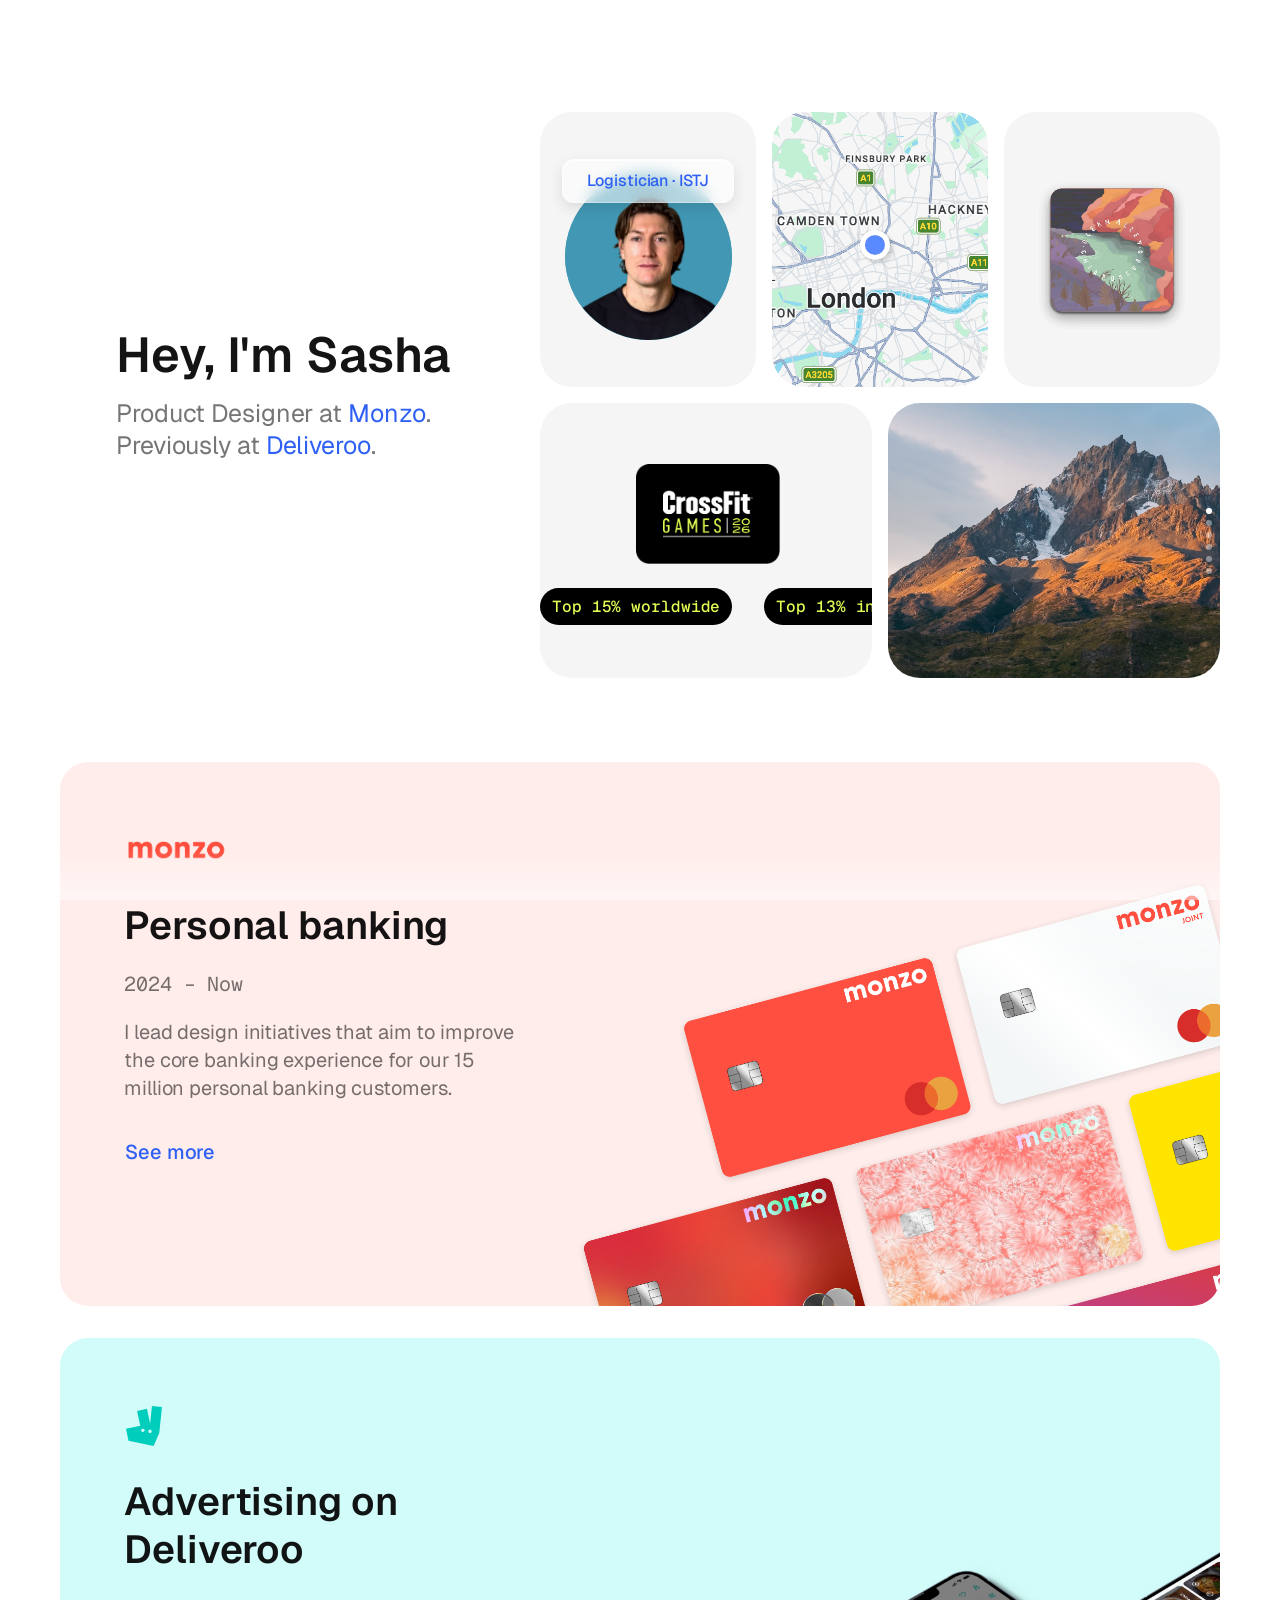
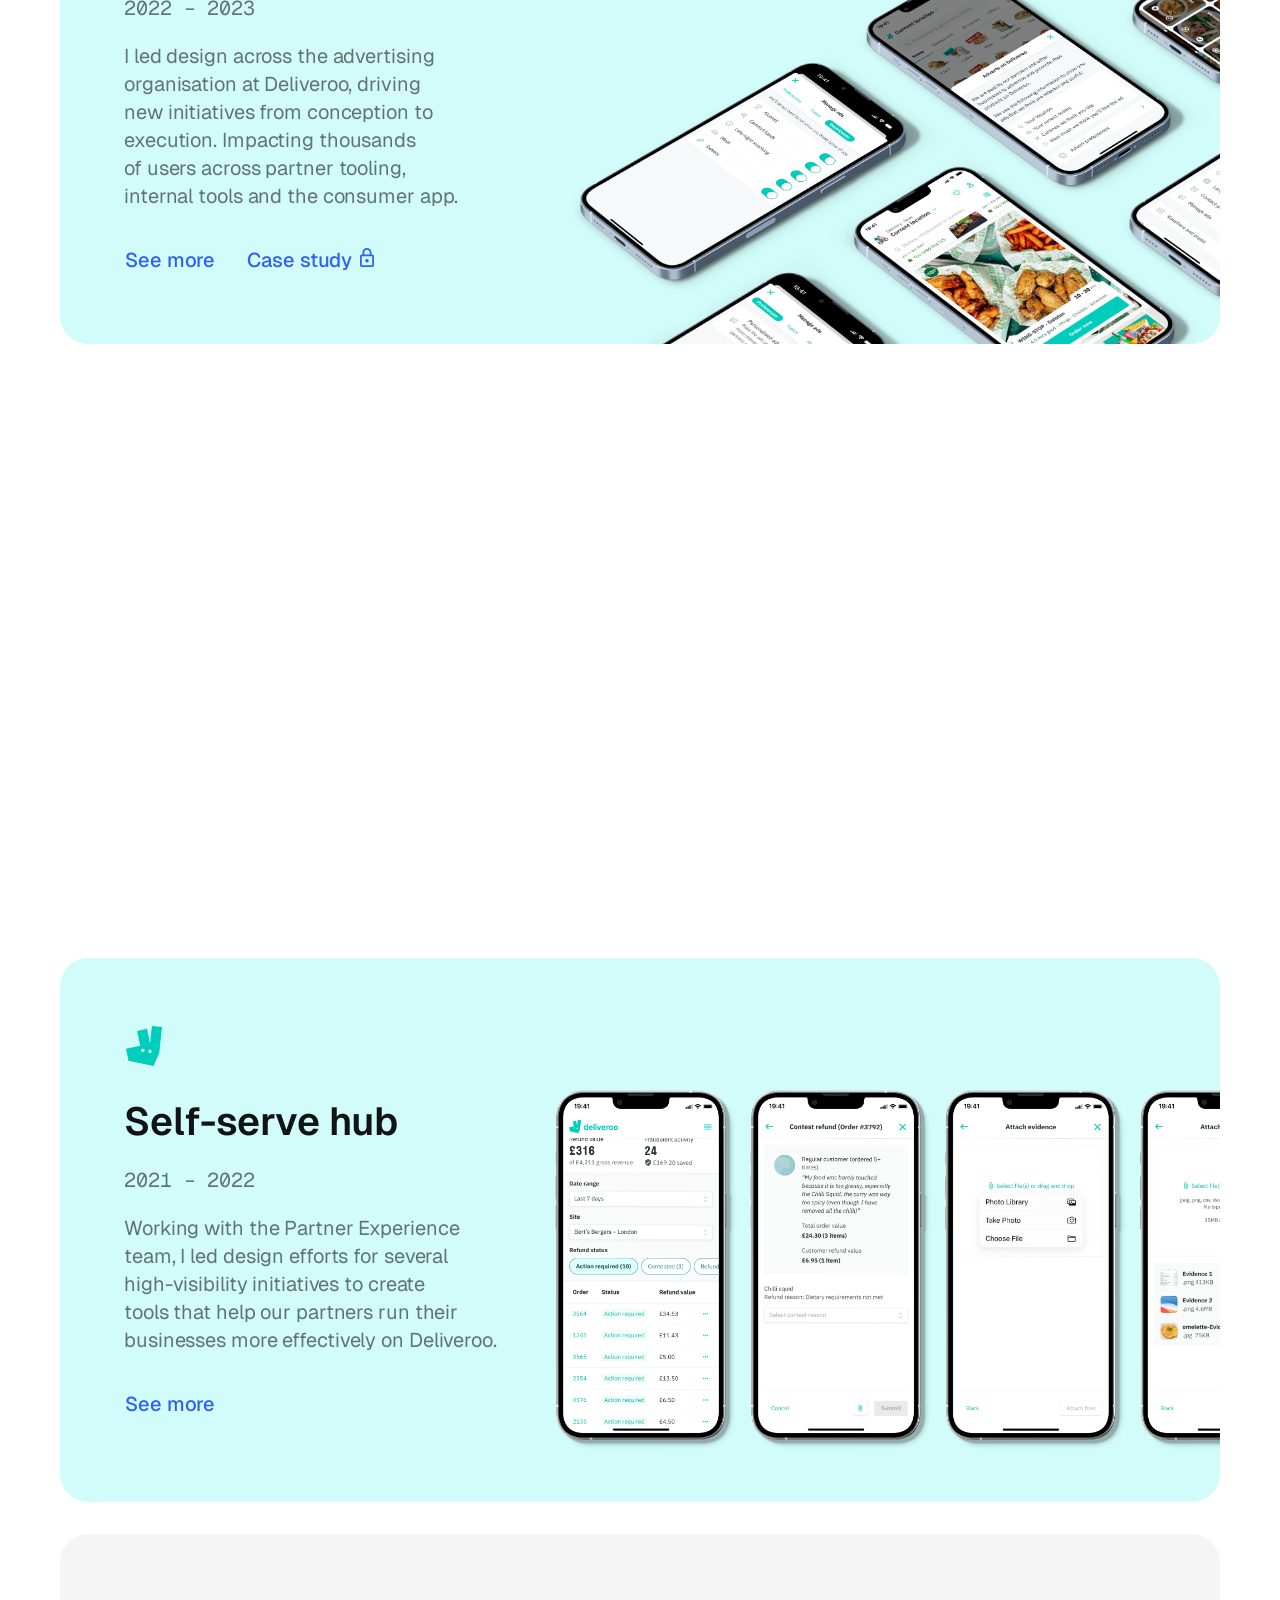
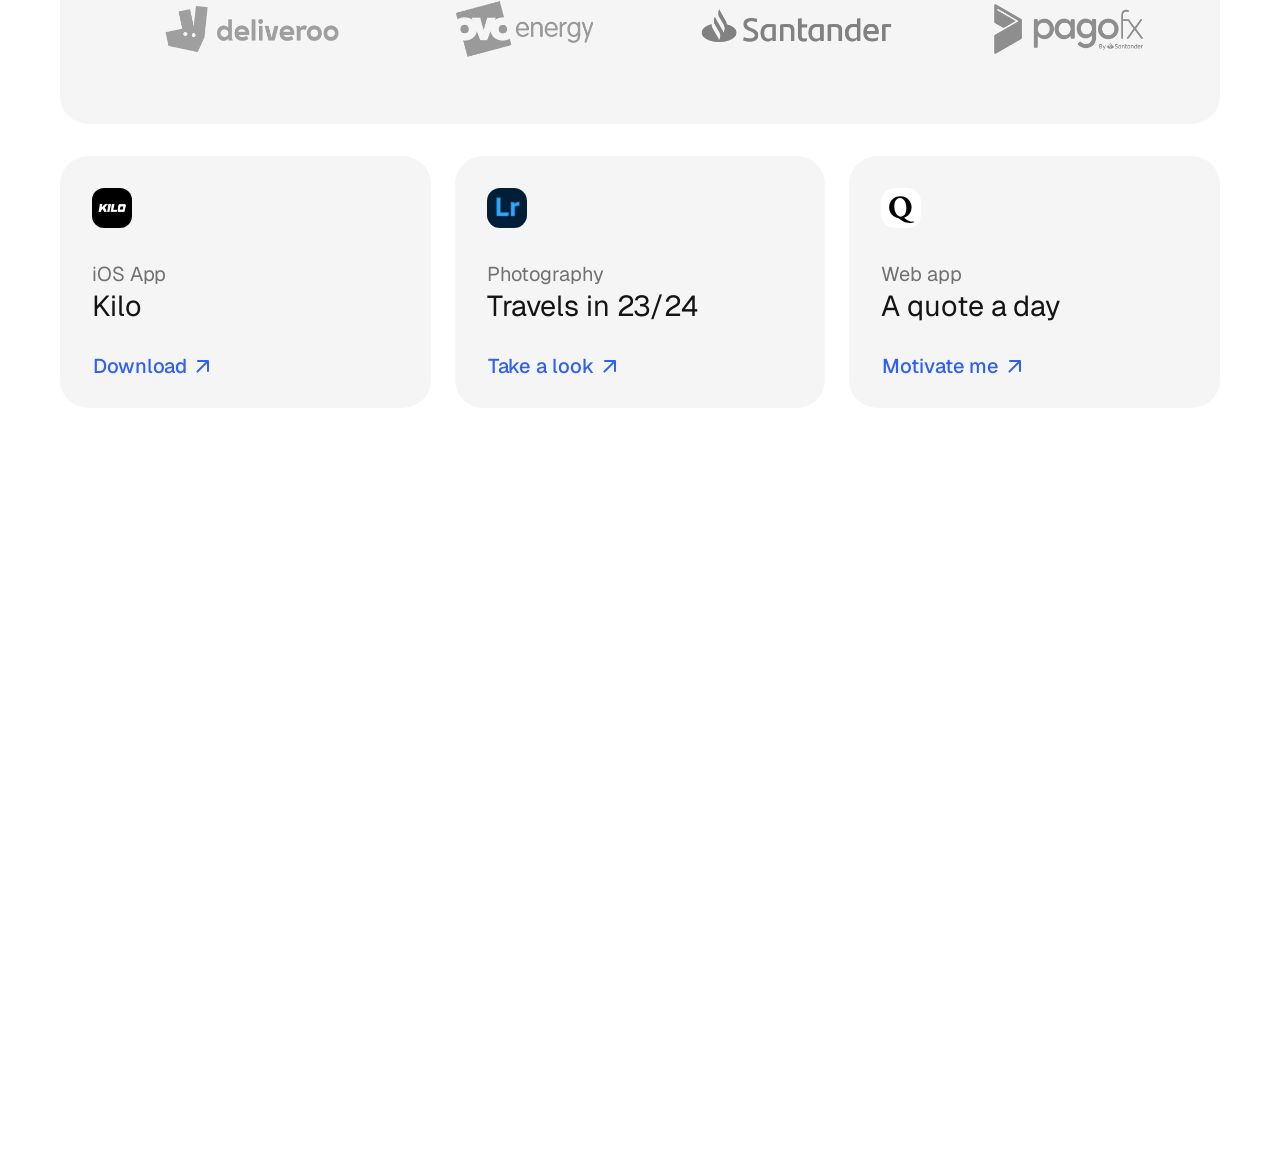
<file: index.html>
<!DOCTYPE html>
<html lang="en">
<head>
    <meta charset="UTF-8">
    <meta name="viewport" content="width=device-width, initial-scale=1.0">
    <link rel="preconnect" href="https://fonts.googleapis.com">
    <link rel="preconnect" href="https://fonts.gstatic.com" crossorigin>
    <link rel="stylesheet" href="https://fonts.googleapis.com/css2?family=Geist:wght@400..600&family=Geist+Mono:wght@400..500&display=swap">
    <link rel="stylesheet" href="https://fonts.googleapis.com/css2?family=Material+Symbols+Rounded:opsz,wght,FILL,GRAD@24,500,0,0">
    <link rel="stylesheet" href="styles.css">
    <link rel="shortcut icon" type="image/png" href="./images/sashaward_favicon.png"/>
    <title>Sasha Ward · Product Designer</title>
</head>
<body>

    <main>
    
        <section class="row-1 fade-in-block">

            <div class="hide">
                <h1>Hey, I'm Sasha</h1>
                <h4 class="intro">Product Designer at <a class="intro-link" href="https://monzo.com/">Monzo</a>. Previously at <a class="intro-link" href="https://deliveroo.co.uk/">Deliveroo</a>.</h4>
            </div>

            <div class="bento-wrap" role="region" aria-label="About me">
                <div class="bento-grid">
                    <article class="bento-cell bento-cell--logistician">
                        <div class="bento-cell__inner bento-cell__inner--logistician">
                            <div class="bento-logistician-stack">
                                <a class="bento-personality-badge" href="https://www.16personalities.com/istj-personality" target="_blank" rel="noopener noreferrer">
                                    <p class="bento-personality-badge__text">Logistician · ISTJ</p>
                                </a>
                                <div class="bento-logistician-avatar">
                                    <img class="bento-logistician-avatar__img" src="./images/sw-profile-image.png" alt="Portrait of Sasha Ward">
                                </div>
                            </div>
                        </div>
                    </article>
                    <article class="bento-cell bento-cell--map">
                        <div class="bento-cell__inner bento-cell__inner--map" tabindex="0" aria-label="Based in London, UK">
                            <div class="bento-map-bg" aria-hidden="true">
                                <img src="./images/bento-map-bg.png" alt="">
                            </div>
                            <div class="bento-map-stage" aria-hidden="true">
                                <div class="bento-map-stack">
                                    <div class="bento-map-dot">
                                        <span class="bento-map-dot__pulse-ring" aria-hidden="true"></span>
                                        <span class="bento-map-dot__pulse-ring bento-map-dot__pulse-ring--echo" aria-hidden="true"></span>
                                        <div class="bento-map-dot__frame">
                                            <img class="bento-map-dot__img" src="./images/bento-map-dot-inner.svg" alt="" width="42" height="42">
                                        </div>
                                    </div>
                                </div>
                            </div>
                        </div>
                    </article>
                    <article class="bento-cell bento-cell--music">
                        <div class="bento-cell__inner bento-cell__inner--music">
                            <div class="bento-albums-stack" aria-label="Album covers" tabindex="0">
                                <div class="bento-cover bento-cover--4">
                                    <div class="bento-cover__frame">
                                        <img src="./images/bento-album-4.png" alt="">
                                    </div>
                                </div>
                                <div class="bento-cover bento-cover--3">
                                    <div class="bento-cover__frame">
                                        <img src="./images/bento-album-3.png" alt="">
                                    </div>
                                </div>
                                <div class="bento-cover bento-cover--2">
                                    <div class="bento-cover__frame">
                                        <img src="./images/bento-album-2.png" alt="">
                                    </div>
                                </div>
                                <div class="bento-cover bento-cover--1">
                                    <div class="bento-cover__frame">
                                        <img src="./images/bento-album-1.png" alt="">
                                    </div>
                                </div>
                            </div>
                        </div>
                    </article>
                    <article class="bento-cell bento-cell--crossfit">
                        <div class="bento-cell__inner bento-cell__inner--crossfit">
                            <div class="bento-cf-logo">
                                <img src="./images/bento-crossfit-logo.png" alt="CrossFit Games logo">
                            </div>
                            <div class="bento-cf-marquee" role="region" aria-label="CrossFit Open ranking highlights">
                                <ul class="bento-cf-badge-list">
                                    <li><span class="bento-cf-badge">Top 15% worldwide</span></li>
                                    <li><span class="bento-cf-badge">Top 13% in UK</span></li>
                                    <li><span class="bento-cf-badge">Top 15% in Europe</span></li>
                                </ul>
                                <ul class="bento-cf-badge-list" aria-hidden="true">
                                    <li><span class="bento-cf-badge">Top 15% worldwide</span></li>
                                    <li><span class="bento-cf-badge">Top 13% in UK</span></li>
                                    <li><span class="bento-cf-badge">Top 15% in Europe</span></li>
                                </ul>
                            </div>
                        </div>
                    </article>
                    <article class="bento-cell bento-cell--carousel">
                        <div class="bento-cell__inner bento-cell__inner--carousel" data-bento-carousel>
                            <div class="bento-carousel__chrome" role="button" tabindex="0" aria-label="Next photo">
                                <div class="bento-carousel__viewport" aria-live="polite">
                                    <div class="bento-carousel__slides">
                                        <img class="bento-carousel__slide" src="./images/photo-carousel-01.png" alt="Photo 1 of 6">
                                        <img class="bento-carousel__slide" src="./images/photo-carousel-02.png" alt="Photo 2 of 6">
                                        <img class="bento-carousel__slide" src="./images/photo-carousel-03.png" alt="Photo 3 of 6">
                                        <img class="bento-carousel__slide" src="./images/photo-carousel-04.png" alt="Photo 4 of 6">
                                        <img class="bento-carousel__slide" src="./images/photo-carousel-05.png" alt="Photo 5 of 6">
                                        <img class="bento-carousel__slide" src="./images/photo-carousel-06.png" alt="Photo 6 of 6">
                                        <img class="bento-carousel__slide bento-carousel__slide--loop" src="./images/photo-carousel-01.png" alt="" aria-hidden="true">
                                    </div>
                                </div>
                                <div class="bento-carousel__dots" role="tablist" aria-label="Choose photo">
                                    <div class="bento-carousel__dots-inner">
                                        <div class="bento-carousel__dots-back" aria-hidden="true">
                                            <span></span><span></span><span></span><span></span><span></span><span></span>
                                        </div>
                                        <span class="bento-carousel__dots-pill" aria-hidden="true"></span>
                                        <div class="bento-carousel__dots-buttons">
                                            <button type="button" class="bento-carousel__dot" role="tab" aria-selected="true" aria-label="Photo 1"></button>
                                            <button type="button" class="bento-carousel__dot" role="tab" aria-selected="false" aria-label="Photo 2"></button>
                                            <button type="button" class="bento-carousel__dot" role="tab" aria-selected="false" aria-label="Photo 3"></button>
                                            <button type="button" class="bento-carousel__dot" role="tab" aria-selected="false" aria-label="Photo 4"></button>
                                            <button type="button" class="bento-carousel__dot" role="tab" aria-selected="false" aria-label="Photo 5"></button>
                                            <button type="button" class="bento-carousel__dot" role="tab" aria-selected="false" aria-label="Photo 6"></button>
                                        </div>
                                    </div>
                                </div>
                            </div>
                        </div>
                    </article>
                </div>
            </div>
            
        </section>

        <div class="card work-card monzo fade-in-block">
            <div class="work-content">
                <img class="icon icon--wordmark" src="./images/monzo_logo.png" alt="Monzo logo">

                <div>
                    <h3>Personal banking</h3>
                    <h5>2024 – Now</h5>
                    <p class="description">I lead design initiatives that aim to improve the core banking experience for our 15 million personal banking customers. </p>
                    <div class="outlinks">
                        <a class="smaller" href="https://community.monzo.com/t/we-re-testing-something-new-for-bills-subscriptions-now-in-labs/189261/78">See more</a>
                    </div>
                </div>

            </div>

            <div class="work-image-container">
                <img class="work-image" src="./images/monzo-case-study.png" alt="Monzo personal banking product screens, designed by Sasha Ward.">
            </div>

        </div>

        <div class="card work-card deliveroo fade-in-block">
            <div class="work-content">
                <img class="icon" src="./images/roo-no-background.svg" alt="Deliveroo logo">
                
                <div>
                    <h3>Advertising on Deliveroo</h3>
                    <h5>2022 – 2023</h5>
                    <p class="description">I led design across the advertising organisation at Deliveroo, driving new initiatives from conception to execution. Impacting thousands of users across partner tooling, internal tools and the consumer app.</p>
                    <div class="outlinks">
                        <a class="smaller" href="https://merchants.deliveroo.com/marketer-adverts">See more</a>
                        <a class="smaller" href="https://www.figma.com/deck/LOLKlYog5wwVLXLO371YsZ/Case-Study%3A-New-Advert-Format?node-id=1-2443&node-type=slide&viewport=971%2C-90%2C0.44&t=8xJXxohZczKX0V8B-1&scaling=min-zoom&content-scaling=fixed&page-id=0%3A1" target="_blank">Case study<span class="lock material-symbols-rounded">lock</span></a>
                    </div>
                </div>

            </div>

            <div class="work-image-container">
                <img class="work-image" src="./images/Deliveroo-portfolio-adverts.png" alt="Deliveroo mobile app screens, showing advert placements and controls, designed by Sasha Ward.">
            </div>
            
        </div>

        <div class="card work-card deliveroo fade-in-block">
            <div class="work-content">
                <img class="icon" src="./images/roo-no-background.svg" alt="Deliveroo logo">
                
                <div>
                    <h3>Partner marketing tools</h3>
                    <h5>2021 – 2022</h5>
                    <p class="description">I designed new features and shipped improvements to our partner-facing marketing tools, driving increased usage and retention.</p>
                    <div class="outlinks">
                        <a class="smaller" href="https://merchants.deliveroo.com/about-buy-one-get-one-free">See more</a>
                        <a class="smaller" href="https://www.figma.com/deck/LgQlNApHmVJJLB4jstBt7O/Web-%C2%B7-Case-Study-Presentation?node-id=1-335&viewport=-6782%2C-793%2C0.45&t=5picixBaJng4RPAe-1&scaling=min-zoom&content-scaling=fixed&page-id=0%3A1" target="_blank">Case study<span class="lock material-symbols-rounded">lock</span></a>
                    </div>
                </div>

            </div>

            <div class="work-image-container">
                <img class="work-image" src="./images/Deliveroo-portfolio-offers.png" alt="Deliveroo marketing hub mobile screens, showing the Tasty Thursday sign-up flow, designed by Sasha Ward.">
            </div>
            
        </div>

        <div class="card work-card deliveroo fade-in-block">
            <div class="work-content">
                <img class="icon" src="./images/roo-no-background.svg" alt="Deliveroo logo">
                
                <div>
                    <h3>Self-serve hub</h3>
                    <h5>2021 – 2022</h5>
                    <p class="description">Working with the Partner Experience team, I led design efforts for several high-visibility initiatives to create tools that help our partners run their businesses more effectively on Deliveroo.</p>
                    <div class="outlinks">
                        <a class="smaller" href="https://merchants.deliveroo.com/learning-centre/everything-you-need-to-know-about-partner-hub">See more</a>
                    </div>
                </div>

            </div>

            <div class="work-image-container">
                <img class="work-image" src="./images/Deliveroo-portfolio-refunds.png" alt="Deliveroo partner hub mobile screens, showing the refunds process, designed by Sasha Ward.">
            </div>
            
        </div>

        <div class="logo-scroller card fade-in-block">
            <ul class="logo-list">
                <li><img src="./images/deliveroo-logo.png" alt="Deliveroo logo"></li>
                <li><img src="./images/ovoenergy-logo.png" alt="OVO Energy logo"></li>
                <li><img src="./images/santander-logo.png" alt="Santander logo"></li>
                <li><img src="./images/pagofx-logo.png" alt="PagoFX by Santander logo"></li>
                <li><img src="./images/newsuk-logo.png" alt="News UK logo"></li>
                <li><img src="./images/hsbc-logo.png" alt="HSBC logo"></li>
                <li><img src="./images/ga-logo.png" alt="General Assembly logo"></li>
                <li><img src="./images/ft-logo.png" alt="Financial Times logo"></li>
                <li><img src="./images/redbadger-logo.png" alt="Red Badger logo"></li>
                <li><img src="./images/cyberduck-logo.png" alt="Cyber Duck logo"></li>
            </ul>

            <ul class="logo-list">
                <li><img src="./images/deliveroo-logo.png" alt="Deliveroo logo"></li>
                <li><img src="./images/ovoenergy-logo.png" alt="OVO Energy logo"></li>
                <li><img src="./images/santander-logo.png" alt="Santander logo"></li>
                <li><img src="./images/pagofx-logo.png" alt="PagoFX by Santander logo"></li>
                <li><img src="./images/newsuk-logo.png" alt="News UK logo"></li>
                <li><img src="./images/hsbc-logo.png" alt="HSBC logo"></li>
                <li><img src="./images/ga-logo.png" alt="General Assembly logo"></li>
                <li><img src="./images/ft-logo.png" alt="Financial Times logo"></li>
                <li><img src="./images/redbadger-logo.png" alt="Red Badger logo"></li>
                <li><img src="./images/cyberduck-logo.png" alt="Cyber Duck logo"></li>
            </ul>

        </div>
        

        <section class="three-cards fade-in-block">
            <div class="project-card" style="background-color: rgba(0, 0, 0, 0.04)">
                <img class="icon" src="./images/KiloappIcon.png" alt="Icon 3" style="border-radius: 12px;">
                <p>iOS App</p>
                <h2>Kilo</h2>
                <div class="outlinks">
                    <a class="smaller" href="https://sashaward.me/kilo/" target="_blank">Download<span class="material-symbols-rounded">arrow_outward</span></a>
                </div>
            </div>
            <div class="project-card" style="background-color: rgba(0, 0, 0, 0.04)">
                <img class="icon" src="./images/lr-icon.svg" alt="Icon 2">
                <p>Photography</p>
                <h2>Travels in 23/24</h2>
                <div class="outlinks">
                    <a class="smaller" href="https://lightroom.adobe.com/u/sashaward2" target="_blank">Take a look<span class="material-symbols-rounded">arrow_outward</span></a>
                </div>
            </div>
            <div class="project-card" style="background-color: rgba(0, 0, 0, 0.04)">
                <img class="icon" src="./images/q-icon.svg" alt="Icon 1">
                <p>Web app</p>
                <h2>A quote a day</h2>
                <div class="outlinks">
                    <a class="smaller" href="https://sashaward.github.io/quotes" target="_blank">Motivate me<span class="material-symbols-rounded">arrow_outward</span></a>
                </div>
            </div>
        </section>        

        <div class="contact card fade-in-block">
            <div class="contact-profile">
                <img class="profile-pic call" src="./images/sw-profile-image.png" alt="Portrait of Sasha Ward.">
            </div>
            <h3>Let's chat!</h3>
            <p class="center">Want to know more about these projects or just a friendly chat? <span class="tooltip"><a class="smaller contact-email-link" href="mailto:sashabward@gmail.com" id="myLink" data-copy-email="sashabward@gmail.com" onclick="copyLinkText(event)">Drop me an email</a><span class="tooltiptext" id="tooltipText">Copy</span></span>.</p>
            <a class="btn-primary" href="./images/Sasha-Ward-CV-2024.pdf">Get my CV</a>
        </div>

        <div class="footer fade-in-block">
            <p class="footnote">Designed and built by me</p>
            <p class="footnote">© 2026 Sasha Ward</p>
        </div>

    </main>

    <script src="./styles.js"></script>

    <div class="bottom-blur-overlay"></div>

</body>
</html>
</file>
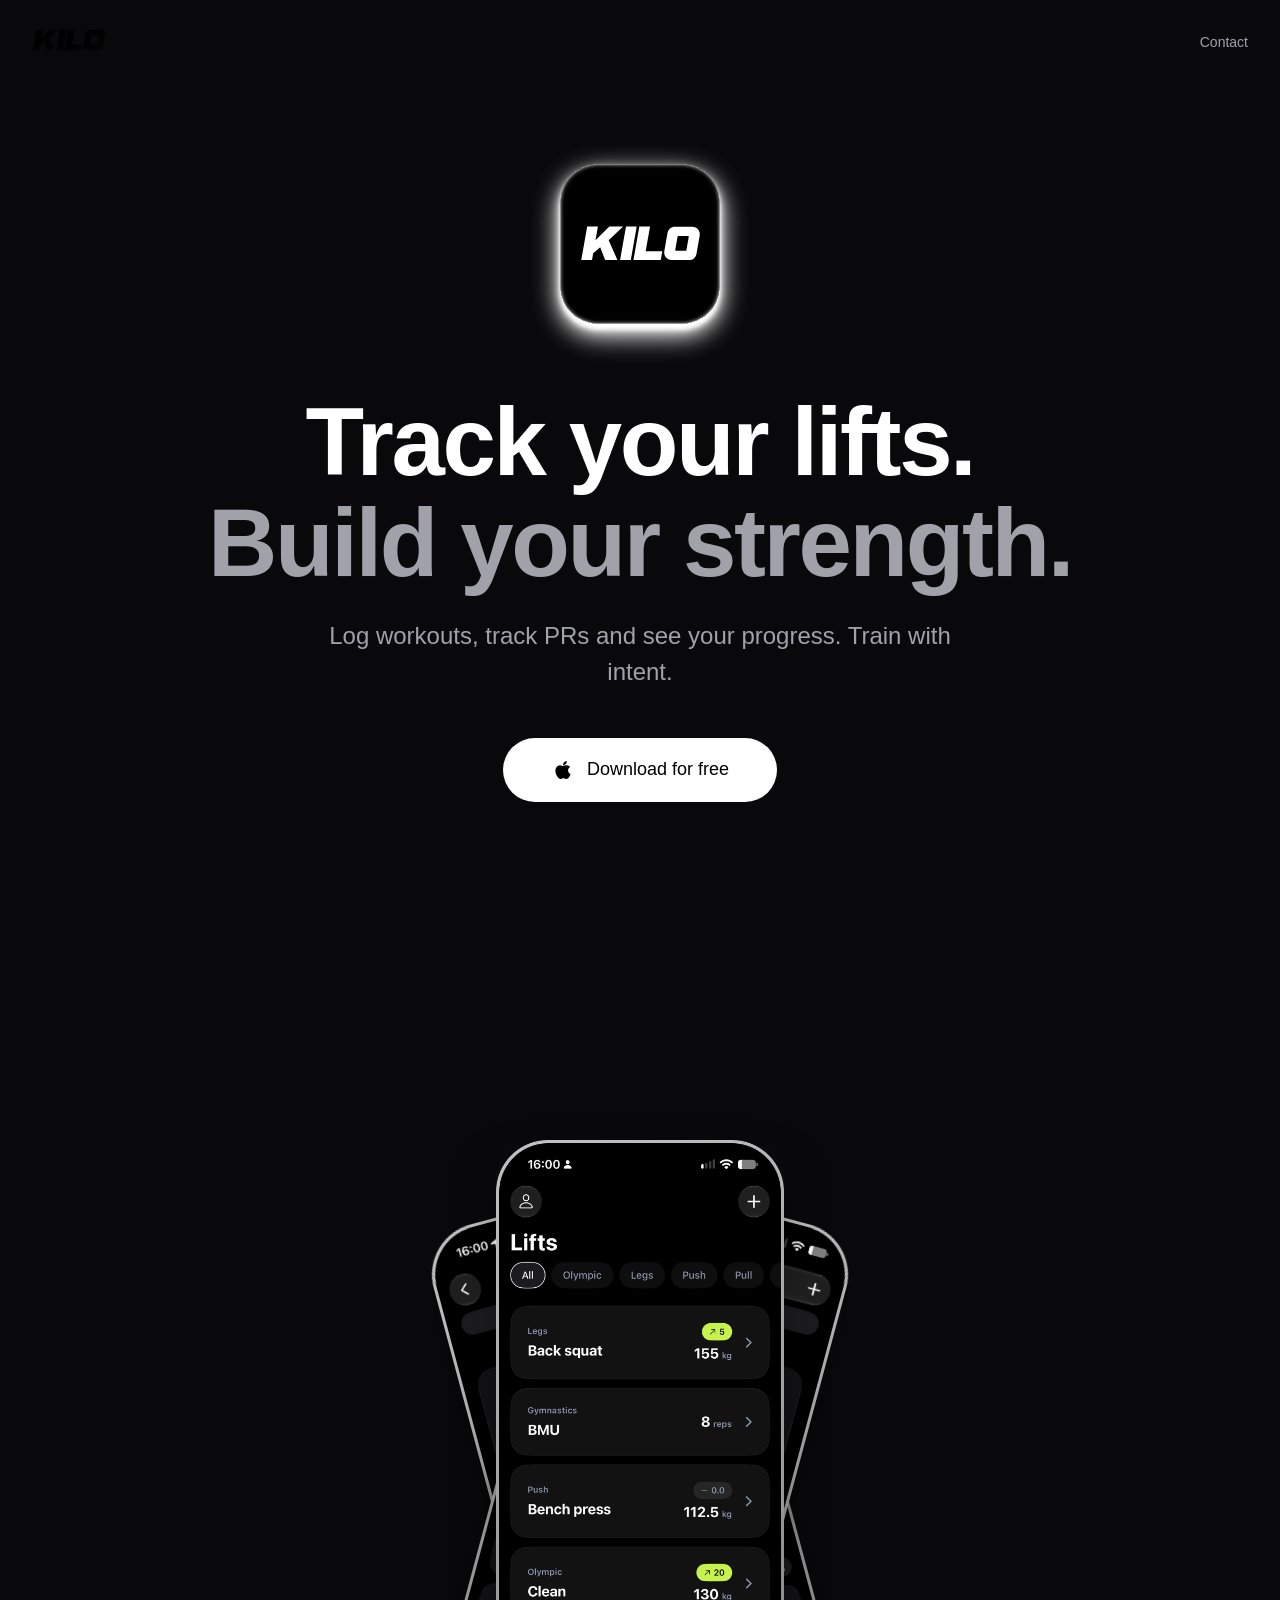
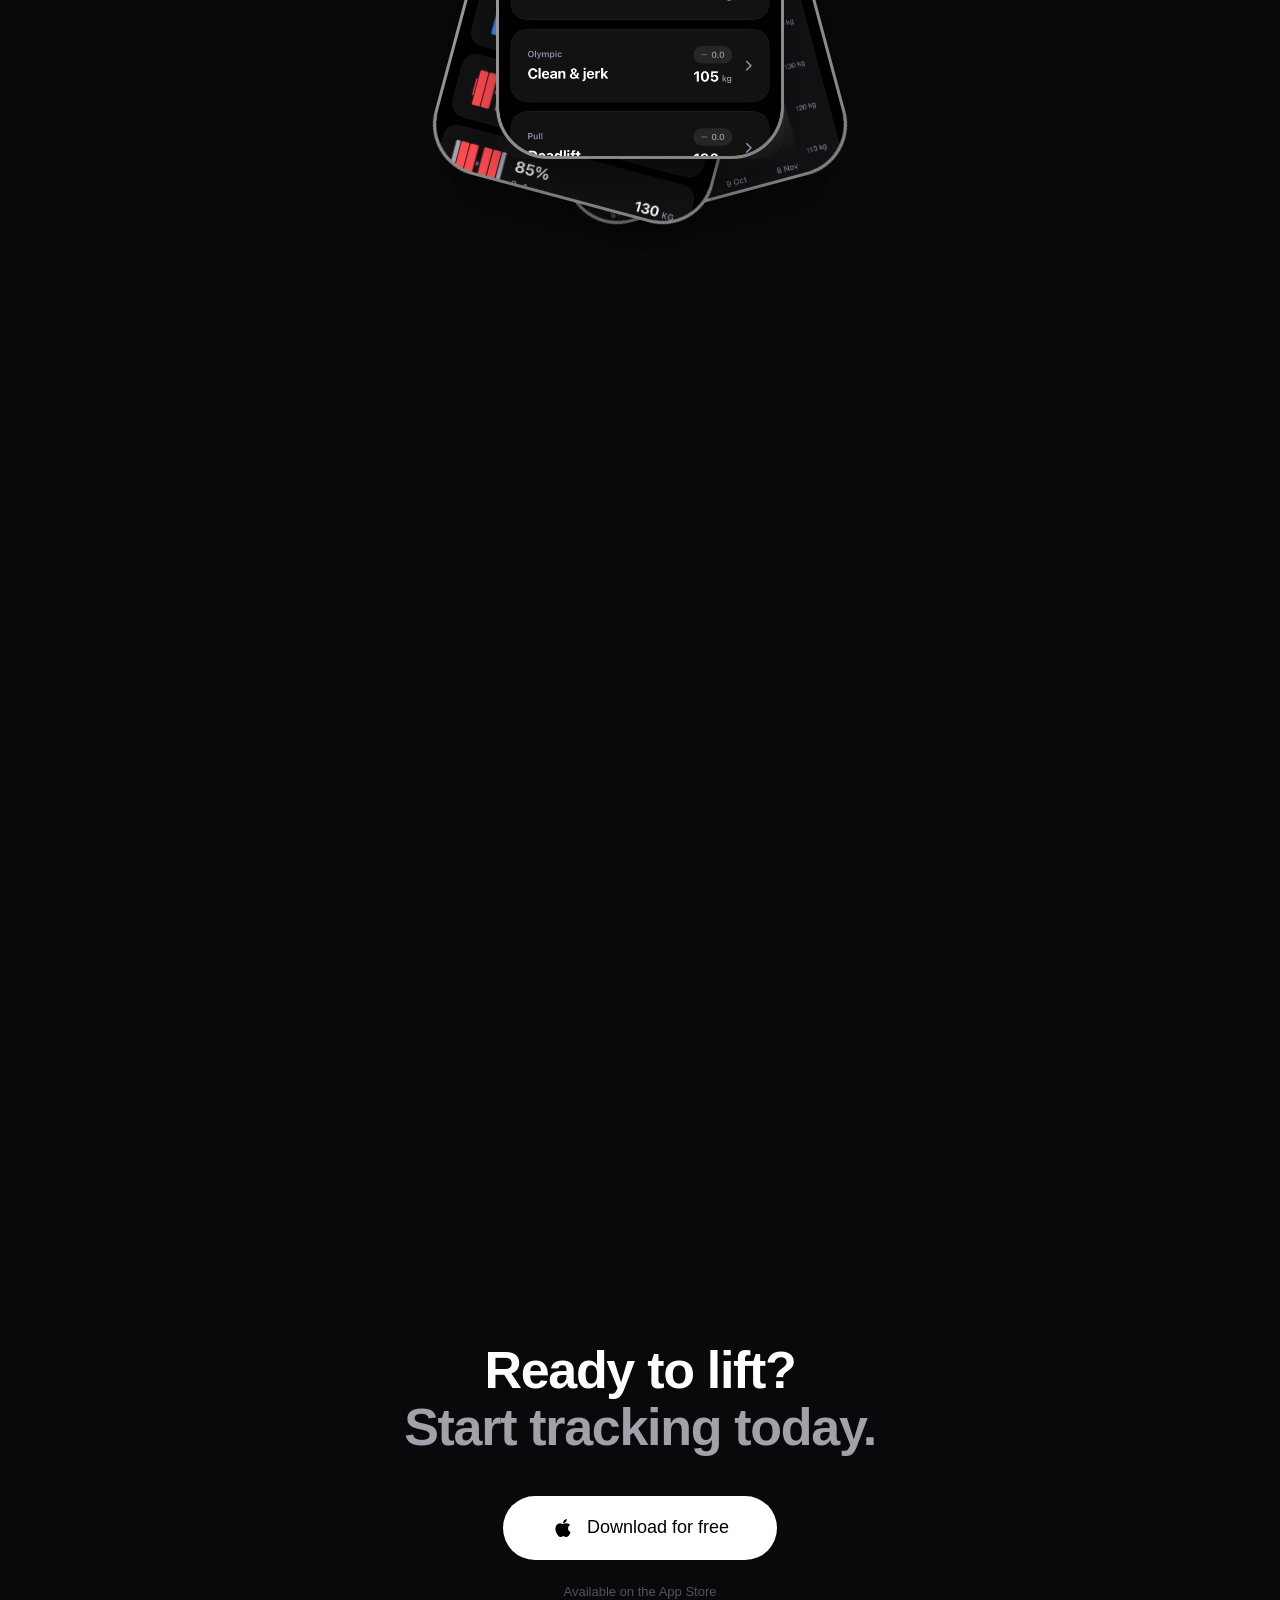
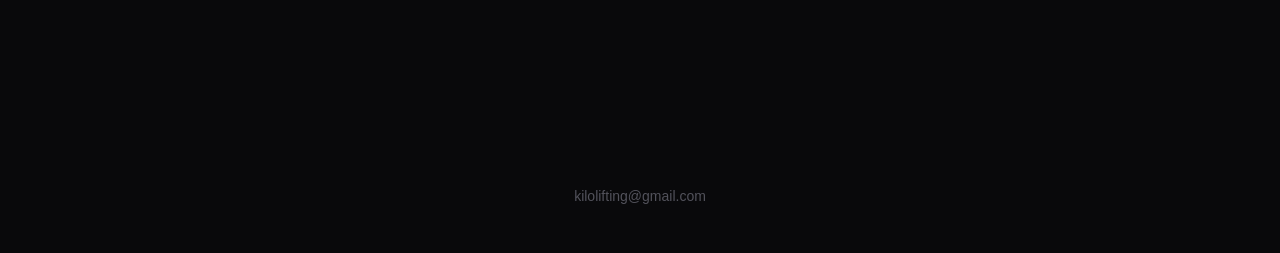
<file: kilo/index.html>
<!DOCTYPE html>
<html lang="en">
<head>
    <meta charset="UTF-8">
    <meta name="viewport" content="width=device-width, initial-scale=1.0">
    <title>Kilo · Track your lifts</title>
    <link rel="icon" type="image/svg+xml" href="./images/favicon.svg">
    <style>
        * {
            margin: 0;
            padding: 0;
            box-sizing: border-box;
        }

        html {
            scroll-behavior: smooth;
        }

        body {
            font-family: -apple-system, BlinkMacSystemFont, 'SF Pro Display', 'Segoe UI', Roboto, sans-serif;
            background-color: #09090b;
            color: #ffffff;
            overflow-x: hidden;
            -webkit-font-smoothing: antialiased;
            -moz-osx-font-smoothing: grayscale;
        }

        /* Navigation */
        .nav {
            display: flex;
            justify-content: space-between;
            align-items: center;
            padding: 24px 32px;
            max-width: 1280px;
            margin: 0 auto;
            opacity: 0;
            transform: translateY(-20px);
            animation: fadeSlideDown 0.8s ease-out forwards;
        }

        .nav__logo {
            height: 32px;
            filter: invert(1);
            opacity: 0.9;
            transition: opacity 0.2s, transform 0.2s;
        }

        .nav__logo:hover {
            opacity: 1;
            transform: scale(1.02);
        }

        .nav__contact {
            font-size: 14px;
            color: #a1a1aa;
            text-decoration: none;
            transition: color 0.2s, transform 0.2s;
        }

        .nav__contact:hover {
            color: #ffffff;
            transform: translateX(2px);
        }

        /* Hero */
        .hero {
            display: flex;
            flex-direction: column;
            align-items: center;
            justify-content: center;
            padding: 40px 32px 200px;
            max-width: 1024px;
            margin: 0 auto;
        }

        .hero__icon-wrap {
            position: relative;
            margin-bottom: 24px;
            opacity: 0;
            transform: scale(0.95);
            animation: fadeScaleIn 1s ease-out 0.2s forwards;
        }

        .hero__icon {
            /* 240px box renders the icon square at ~159px; the rest is glow bleed. */
            width: 240px;
            height: 240px;
            transition: transform 0.35s cubic-bezier(0.22, 1, 0.36, 1), filter 0.35s ease-out;
        }

        .hero__icon:hover {
            transform: translateY(-16px) scale(1.03);
            filter: drop-shadow(0 28px 28px rgba(0, 0, 0, 0.65));
        }

        .hero__icon {
            -webkit-user-drag: none;
            user-select: none;
        }

        .hero__title {
            font-size: clamp(3rem, 8vw, 6rem);
            font-weight: 700;
            letter-spacing: -0.025em;
            text-align: center;
            margin-bottom: 24px;
            max-width: 900px;
            line-height: 1.05;
            opacity: 0;
            transform: translateY(20px);
            animation: fadeSlideUp 0.8s ease-out 0.5s forwards;
        }

        /* Each sentence of the heading gets its own line */
        .hero__title-line {
            display: block;
        }

        .hero__title-muted {
            color: #a1a1aa;
        }

        .hero__subtitle {
            font-size: clamp(1.25rem, 2.5vw, 1.5rem);
            color: #a1a1aa;
            text-align: center;
            margin-bottom: 48px;
            max-width: 640px;
            line-height: 1.5;
            opacity: 0;
            transform: translateY(20px);
            animation: fadeSlideUp 0.8s ease-out 0.7s forwards;
        }

        .hero__cta-wrap {
            opacity: 0;
            transform: translateY(20px);
            animation: fadeSlideUp 0.8s ease-out 0.9s forwards;
        }

        .cta {
            display: inline-flex;
            align-items: center;
            gap: 12px;
            background-color: #ffffff;
            color: #000000;
            padding: 20px 48px;
            border-radius: 9999px;
            font-size: 18px;
            font-weight: 500;
            text-decoration: none;
            transition: background-color 0.15s, box-shadow 0.3s, transform 0.15s;
        }

        .cta:hover {
            background-color: #e4e4e7;
            box-shadow: 0 10px 40px rgba(255, 255, 255, 0.2);
        }

        .cta:active {
            transform: scale(0.98);
        }

        .cta svg {
            width: 24px;
            height: 24px;
        }

        /* Lift pills that burst out of the app icon while it is hovered */
        .lift-burst {
            position: absolute;
            left: 50%;
            top: 50%;
            width: 0;
            height: 0;
            pointer-events: none;
            z-index: 5;
        }

        .lift-pill {
            position: absolute;
            left: 0;
            top: 0;
            display: inline-flex;
            align-items: center;
            gap: 8px;
            white-space: nowrap;
            padding: 10px 20px;
            border-radius: 9999px;
            background-color: rgba(255, 255, 255, 0.08);
            border: 1px solid rgba(255, 255, 255, 0.16);
            color: #ffffff;
            font-size: 14px;
            font-weight: 500;
            line-height: 1;
            user-select: none;
            opacity: 0;
            transform: translate(-50%, -50%) scale(0.3);
            transition: transform 0.55s cubic-bezier(0.34, 1.4, 0.5, 1), opacity 0.25s ease-out;
            will-change: transform, opacity;
        }

        .lift-pill__gain {
            display: inline-flex;
            align-items: center;
            gap: 4px;
            color: #C6F24D;
            font-variant-numeric: tabular-nums;
        }

        .lift-pill__arrow {
            width: 14px;
            height: 14px;
            flex: none;
        }

        /* Landed on the page */
        .lift-pill.is-landed {
            opacity: 1;
            transform: translate(calc(-50% + var(--x, 0px)), calc(-50% + var(--y, 0px))) scale(1) rotate(var(--r, 0deg));
        }

        /* Folding back into the icon */
        .lift-pill.is-folding {
            opacity: 0;
            transform: translate(-50%, -50%) scale(0.25);
            transition: transform 0.45s cubic-bezier(0.5, 0, 0.75, 0), opacity 0.4s ease-in;
        }

        @media (prefers-reduced-motion: reduce) {
            .lift-pill,
            .lift-pill.is-folding {
                transition: opacity 0.2s linear;
            }

            .lift-pill.is-landed {
                transform: translate(calc(-50% + var(--x, 0px)), calc(-50% + var(--y, 0px)));
            }
        }

        /* Phones scroll section */
        .phones-section {
            position: relative;
            height: 200vh;
        }

        .phones-sticky {
            position: sticky;
            top: 0;
            height: 100vh;
            display: flex;
            align-items: center;
            justify-content: center;
            overflow: hidden;
        }

        .phones-container {
            position: relative;
            display: flex;
            align-items: center;
            justify-content: center;
            width: 100%;
            max-width: 1152px;
            height: 600px;
        }

        .phone {
            position: absolute;
            width: 288px;
            will-change: transform;
        }

        .phone img {
            width: 100%;
            border-radius: 24px;
            box-shadow: 0 25px 50px -12px rgba(0, 0, 0, 0.5);
        }

        .phone--1 {
            z-index: 10;
        }

        .phone--2 {
            z-index: 20;
        }

        .phone--3 {
            z-index: 10;
        }

        /* Closing CTA */
        .closing {
            display: flex;
            flex-direction: column;
            align-items: center;
            text-align: center;
            padding: 140px 32px 140px;
            max-width: 720px;
            margin: 0 auto;
        }

        .closing__title {
            font-size: clamp(2rem, 5vw, 3.25rem);
            font-weight: 700;
            letter-spacing: -0.025em;
            line-height: 1.1;
            margin-bottom: 40px;
        }

        /* Each sentence of the heading gets its own line */
        .closing__title-line {
            display: block;
        }

        .closing__title-muted {
            color: #a1a1aa;
        }

        .closing__meta {
            margin-top: 24px;
            font-size: 13px;
            color: #52525b;
        }

        /* Scroll reveal - fails open, so content shows even if the JS never runs */
        .reveal-ready .reveal {
            opacity: 0;
            transform: translateY(24px);
        }

        .reveal-ready .reveal.is-visible {
            opacity: 1;
            transform: translateY(0);
            transition: opacity 0.8s ease-out, transform 0.8s ease-out;
        }

        /* Footer */
        .footer {
            text-align: center;
            padding: 48px 32px;
            opacity: 0;
            animation: fadeIn 0.8s ease-out 1.5s forwards;
        }

        .footer__email {
            color: #52525b;
            font-size: 14px;
            text-decoration: none;
            transition: color 0.2s, transform 0.2s;
            display: inline-block;
        }

        .footer__email:hover {
            color: #a1a1aa;
            transform: translateY(-1px);
        }

        /* Animations */
        @keyframes fadeSlideDown {
            to {
                opacity: 1;
                transform: translateY(0);
            }
        }

        @keyframes fadeSlideUp {
            to {
                opacity: 1;
                transform: translateY(0);
            }
        }

        @keyframes fadeScaleIn {
            to {
                opacity: 1;
                transform: scale(1);
            }
        }

        @keyframes fadeIn {
            to {
                opacity: 1;
            }
        }

        /* Responsive */
        @media (max-width: 768px) {
            .nav {
                padding: 20px 24px;
            }

            .hero {
                padding: 60px 24px;
            }

            .hero__icon {
                width: 180px;
                height: 180px;
            }

            .hero__icon-wrap {
                margin-bottom: 18px;
            }

            .cta {
                padding: 16px 36px;
                font-size: 16px;
            }

            .phone {
                width: 200px;
            }

            .phones-section {
                height: 120vh;
            }

            .closing {
                padding: 80px 24px 24px;
            }

            .lift-pill {
                padding: 8px 14px;
                font-size: 12px;
            }
        }

        @media (max-width: 480px) {
            .phone {
                width: 160px;
            }
        }
    </style>
</head>
<body>

    <nav class="nav">
        <a href="/kilo/">
            <img class="nav__logo" src="./images/wordmark.png" alt="Kilo">
        </a>
        <a class="nav__contact" href="mailto:kilolifting@gmail.com">Contact</a>
    </nav>

    <main class="hero">
        <div class="hero__icon-wrap">
            <img class="hero__icon" src="./images/app-icon.svg" alt="Kilo App">
        </div>

        <h1 class="hero__title">
            <span class="hero__title-line">Track your lifts.</span>
            <span class="hero__title-line hero__title-muted">Build your strength.</span>
        </h1>

        <p class="hero__subtitle">
            Log workouts, track PRs and see your progress. Train with intent.
        </p>

        <div class="hero__cta-wrap">
            <a class="cta" href="https://apps.apple.com/app/kilo-your-lifts-in-one-place/id6739643969" target="_blank" rel="noopener noreferrer">
                <svg viewBox="0 0 24 24" fill="currentColor">
                    <path d="M17.05 20.28c-.98.95-2.05.8-3.08.35-1.09-.46-2.09-.48-3.24 0-1.44.62-2.2.44-3.06-.35C2.79 15.25 3.51 7.59 9.05 7.31c1.35.07 2.29.74 3.08.8 1.18-.24 2.31-.93 3.57-.84 1.51.12 2.65.72 3.4 1.8-3.12 1.87-2.38 5.98.48 7.13-.57 1.5-1.31 2.99-2.54 4.09l.01-.01zM12.03 7.25c-.15-2.23 1.66-4.07 3.74-4.25.29 2.58-2.34 4.5-3.74 4.25z"/>
                </svg>
                Download for free
            </a>
        </div>
    </main>

    <section class="phones-section" id="phones-section">
        <div class="phones-sticky">
            <div class="phones-container">
                <div class="phone phone--1" id="phone-1">
                    <img src="./images/app-screen-1.png" alt="Kilo App Screen 1">
                </div>
                <div class="phone phone--2" id="phone-2">
                    <img src="./images/app-screen-2.png" alt="Kilo App Screen 2">
                </div>
                <div class="phone phone--3" id="phone-3">
                    <img src="./images/app-screen-3.png" alt="Kilo App Screen 3">
                </div>
            </div>
        </div>
    </section>

    <section class="closing reveal" id="closing">
        <h2 class="closing__title">
            <span class="closing__title-line">Ready to lift?</span>
            <span class="closing__title-line closing__title-muted">Start tracking today.</span>
        </h2>

        <a class="cta" href="https://apps.apple.com/app/kilo-your-lifts-in-one-place/id6739643969" target="_blank" rel="noopener noreferrer">
            <svg viewBox="0 0 24 24" fill="currentColor" aria-hidden="true">
                <path d="M17.05 20.28c-.98.95-2.05.8-3.08.35-1.09-.46-2.09-.48-3.24 0-1.44.62-2.2.44-3.06-.35C2.79 15.25 3.51 7.59 9.05 7.31c1.35.07 2.29.74 3.08.8 1.18-.24 2.31-.93 3.57-.84 1.51.12 2.65.72 3.4 1.8-3.12 1.87-2.38 5.98.48 7.13-.57 1.5-1.31 2.99-2.54 4.09l.01-.01zM12.03 7.25c-.15-2.23 1.66-4.07 3.74-4.25.29 2.58-2.34 4.5-3.74 4.25z"/>
            </svg>
            Download for free
        </a>

        <p class="closing__meta">Available on the App Store</p>
    </section>

    <footer class="footer">
        <a class="footer__email" href="mailto:kilolifting@gmail.com">kilolifting@gmail.com</a>
    </footer>

    <script>
        (function() {
            var section = document.getElementById('phones-section');
            var phone1 = document.getElementById('phone-1');
            var phone2 = document.getElementById('phone-2');
            var phone3 = document.getElementById('phone-3');

            if (!section || !phone1 || !phone2 || !phone3) return;

            // How far the outer phones may travel. Derived from the viewport and
            // the phone's real rendered width so they never run off the edge on
            // a narrow screen; 350px stays the cap on wide ones.
            function getSpread() {
                var intended = window.innerWidth < 768 ? 180 : 350;
                var phoneW = phone1.getBoundingClientRect().width || 288;
                var room = (window.innerWidth / 2) - (phoneW / 2) - 16;
                return Math.max(0, Math.min(intended, room));
            }

            var reducedMotion = window.matchMedia('(prefers-reduced-motion: reduce)').matches;
            if (reducedMotion) {
                var restSpread = getSpread();
                phone1.style.transform = 'translateX(' + (-restSpread) + 'px) rotate(0deg)';
                phone3.style.transform = 'translateX(' + restSpread + 'px) rotate(0deg)';
                window.addEventListener('resize', function() {
                    var s = getSpread();
                    phone1.style.transform = 'translateX(' + (-s) + 'px) rotate(0deg)';
                    phone3.style.transform = 'translateX(' + s + 'px) rotate(0deg)';
                });
                return;
            }

            function lerp(start, end, t) {
                return start + (end - start) * t;
            }

            function clamp(val, min, max) {
                return Math.max(min, Math.min(max, val));
            }

            function easeOutCubic(t) {
                return 1 - Math.pow(1 - t, 3);
            }

            function onScroll() {
                var rect = section.getBoundingClientRect();
                var windowH = window.innerHeight;
                var scrollableDistance = rect.height - windowH;

                if (scrollableDistance <= 0) return;

                var earlyStart = windowH * 0.4;
                var scrolled = -rect.top + earlyStart;
                var progress = clamp(scrolled / scrollableDistance, 0, 1);
                var easedProgress = easeOutCubic(progress);

                var maxSpread = getSpread();

                var phone1X = lerp(0, -maxSpread, easedProgress);
                var phone1Rot = lerp(-15, 0, easedProgress);
                var phone1Y = lerp(50, 0, easedProgress);

                var phone3X = lerp(0, maxSpread, easedProgress);
                var phone3Rot = lerp(15, 0, easedProgress);
                var phone3Y = lerp(50, 0, easedProgress);

                phone1.style.transform = 'translateX(' + phone1X + 'px) translateY(' + phone1Y + 'px) rotate(' + phone1Rot + 'deg)';
                phone2.style.transform = 'translateX(0px) rotate(0deg)';
                phone3.style.transform = 'translateX(' + phone3X + 'px) translateY(' + phone3Y + 'px) rotate(' + phone3Rot + 'deg)';
            }

            var ticking = false;
            window.addEventListener('scroll', function() {
                if (!ticking) {
                    window.requestAnimationFrame(function() {
                        onScroll();
                        ticking = false;
                    });
                    ticking = true;
                }
            }, { passive: true });

            window.addEventListener('resize', onScroll);

            onScroll();
        })();
    </script>

    <script>
        (function() {
            var targets = document.querySelectorAll('.reveal');
            if (!targets.length) return;

            // No IntersectionObserver or reduced motion: leave everything visible.
            if (!('IntersectionObserver' in window)) return;
            if (window.matchMedia('(prefers-reduced-motion: reduce)').matches) return;

            document.documentElement.classList.add('reveal-ready');

            var observer = new IntersectionObserver(function(entries) {
                entries.forEach(function(entry) {
                    if (entry.isIntersecting) {
                        entry.target.classList.add('is-visible');
                        observer.unobserve(entry.target);
                    }
                });
            }, { threshold: 0.15, rootMargin: '0px 0px -10% 0px' });

            targets.forEach(function(el) {
                observer.observe(el);
            });

            // Safety net: if anything goes wrong, reveal everything after 2s.
            window.setTimeout(function() {
                targets.forEach(function(el) {
                    el.classList.add('is-visible');
                });
            }, 2000);
        })();
    </script>

    <script>
        (function () {
            var icon = document.querySelector('.hero__icon');
            var wrap = document.querySelector('.hero__icon-wrap');
            if (!icon || !wrap) return;

            // Lifts Kilo supports, with the increase shown on each pill.
            var LIFTS = [
                { name: 'Back squat',     gain: 12 },
                { name: 'Deadlift',       gain: 15 },
                { name: 'Bench press',    gain: 7 },
                { name: 'Snatch',         gain: 5 },
                { name: 'Clean & jerk',   gain: 8 },
                { name: 'Overhead squat', gain: 6 },
                { name: 'Strict press',   gain: 4 }
            ];

            // One slot per lift, spaced by equal ARC LENGTH on a 300x128 ellipse
            // around the icon - equal angles bunch up on a squashed ellipse. The
            // run is offset half a step so the gap falls straight down, keeping
            // pills off the headline. Top-centre sits 20px higher again.
            // Order interleaves sides so consecutive pills never land adjacent.
            var SLOTS = [
                { x: -281, y:   45 },
                { x:  100, y:  121 },
                { x:  196, y:  -97 },
                { x: -100, y:  121 },
                { x:  281, y:   45 },
                { x: -196, y:  -97 },
                { x:    0, y: -148 }
            ];

            var layer = document.createElement('div');
            layer.className = 'lift-burst';
            layer.setAttribute('aria-hidden', 'true');
            wrap.appendChild(layer);

            icon.setAttribute('draggable', 'false');

            // One pill every 0.5s for as long as the cursor stays on the icon.
            var EMIT_INTERVAL = 500;

            var live = [];
            var liftIndex = 0;
            var slotIndex = 0;
            var timer = null;

            // Keep the spread inside the viewport on narrow windows. 300 is the
            // ring's x-radius; 110 leaves room for half a pill past it.
            function scatter() {
                return Math.min(1, Math.max(0.4, (window.innerWidth / 2 - 110) / 300));
            }

            function fold(pill, delay) {
                if (!pill) return;
                pill.classList.remove('is-landed');
                pill.classList.add('is-folding');
                pill.style.transitionDelay = (delay || 0) + 'ms';
                window.setTimeout(function () {
                    if (pill.parentNode) pill.parentNode.removeChild(pill);
                }, 650 + (delay || 0));
            }

            function foldAll() {
                var pills = live.slice();
                live.length = 0;
                slotIndex = 0;
                liftIndex = 0;
                // Last one out folds first.
                for (var i = pills.length - 1, d = 0; i >= 0; i--, d++) {
                    fold(pills[i], d * 40);
                }
            }

            function arrow() {
                var ns = 'http://www.w3.org/2000/svg';
                var svg = document.createElementNS(ns, 'svg');
                svg.setAttribute('class', 'lift-pill__arrow');
                svg.setAttribute('viewBox', '0 0 24 24');
                svg.setAttribute('aria-hidden', 'true');
                var path = document.createElementNS(ns, 'path');
                // Material Symbols "north_east"
                path.setAttribute('d', 'M17,8.4L6.1,19.3q-0.28,0.27-0.7,0.27T4.7,19.3q-0.28-0.28-0.28-0.7T4.7,17.9L15.6,7H10Q9.58,7 9.29,6.71Q9,6.43 9,6T9.29,5.29Q9.58,5 10,5h8q0.43,0 0.71,0.29T19,6v8q0,0.42-0.29,0.71T18,15t-0.71-0.29T17,14V8.4Z');
                path.setAttribute('fill', 'currentColor');
                svg.appendChild(path);
                return svg;
            }

            function spawn() {
                // Every lift is out - nothing left to throw.
                if (liftIndex >= LIFTS.length) return;

                var lift = LIFTS[liftIndex];
                liftIndex++;

                var pill = document.createElement('span');
                pill.className = 'lift-pill';

                var name = document.createElement('span');
                name.className = 'lift-pill__name';
                name.textContent = lift.name;
                pill.appendChild(name);

                var gain = document.createElement('span');
                gain.className = 'lift-pill__gain';
                gain.appendChild(arrow());
                gain.appendChild(document.createTextNode(lift.gain + 'KG'));
                pill.appendChild(gain);

                var slot = SLOTS[slotIndex % SLOTS.length];
                slotIndex++;

                var s = scatter();
                var tilt = (2 + Math.random() * 4) * (slot.x < 0 ? -1 : 1);

                pill.style.setProperty('--x', Math.round(slot.x * s) + 'px');
                pill.style.setProperty('--y', Math.round(slot.y) + 'px');
                pill.style.setProperty('--r', tilt.toFixed(2) + 'deg');

                layer.appendChild(pill);
                live.push(pill);

                // Flush styles so the transition runs from the collapsed state.
                void pill.offsetWidth;
                pill.classList.add('is-landed');
            }

            function start() {
                if (timer) return;
                spawn();
                if (liftIndex >= LIFTS.length) return;

                timer = window.setInterval(function () {
                    spawn();
                    // Stop the animation once every lift has landed.
                    if (liftIndex >= LIFTS.length) stop();
                }, EMIT_INTERVAL);
            }

            function stop() {
                window.clearInterval(timer);
                timer = null;
            }

            icon.addEventListener('pointerenter', function (event) {
                // Hover only - touch has no hover state to leave.
                if (event.pointerType === 'touch') return;
                start();
            });

            icon.addEventListener('pointerleave', function () {
                stop();
                foldAll();
            });
        })();
    </script>

</body>
</html>
</file>
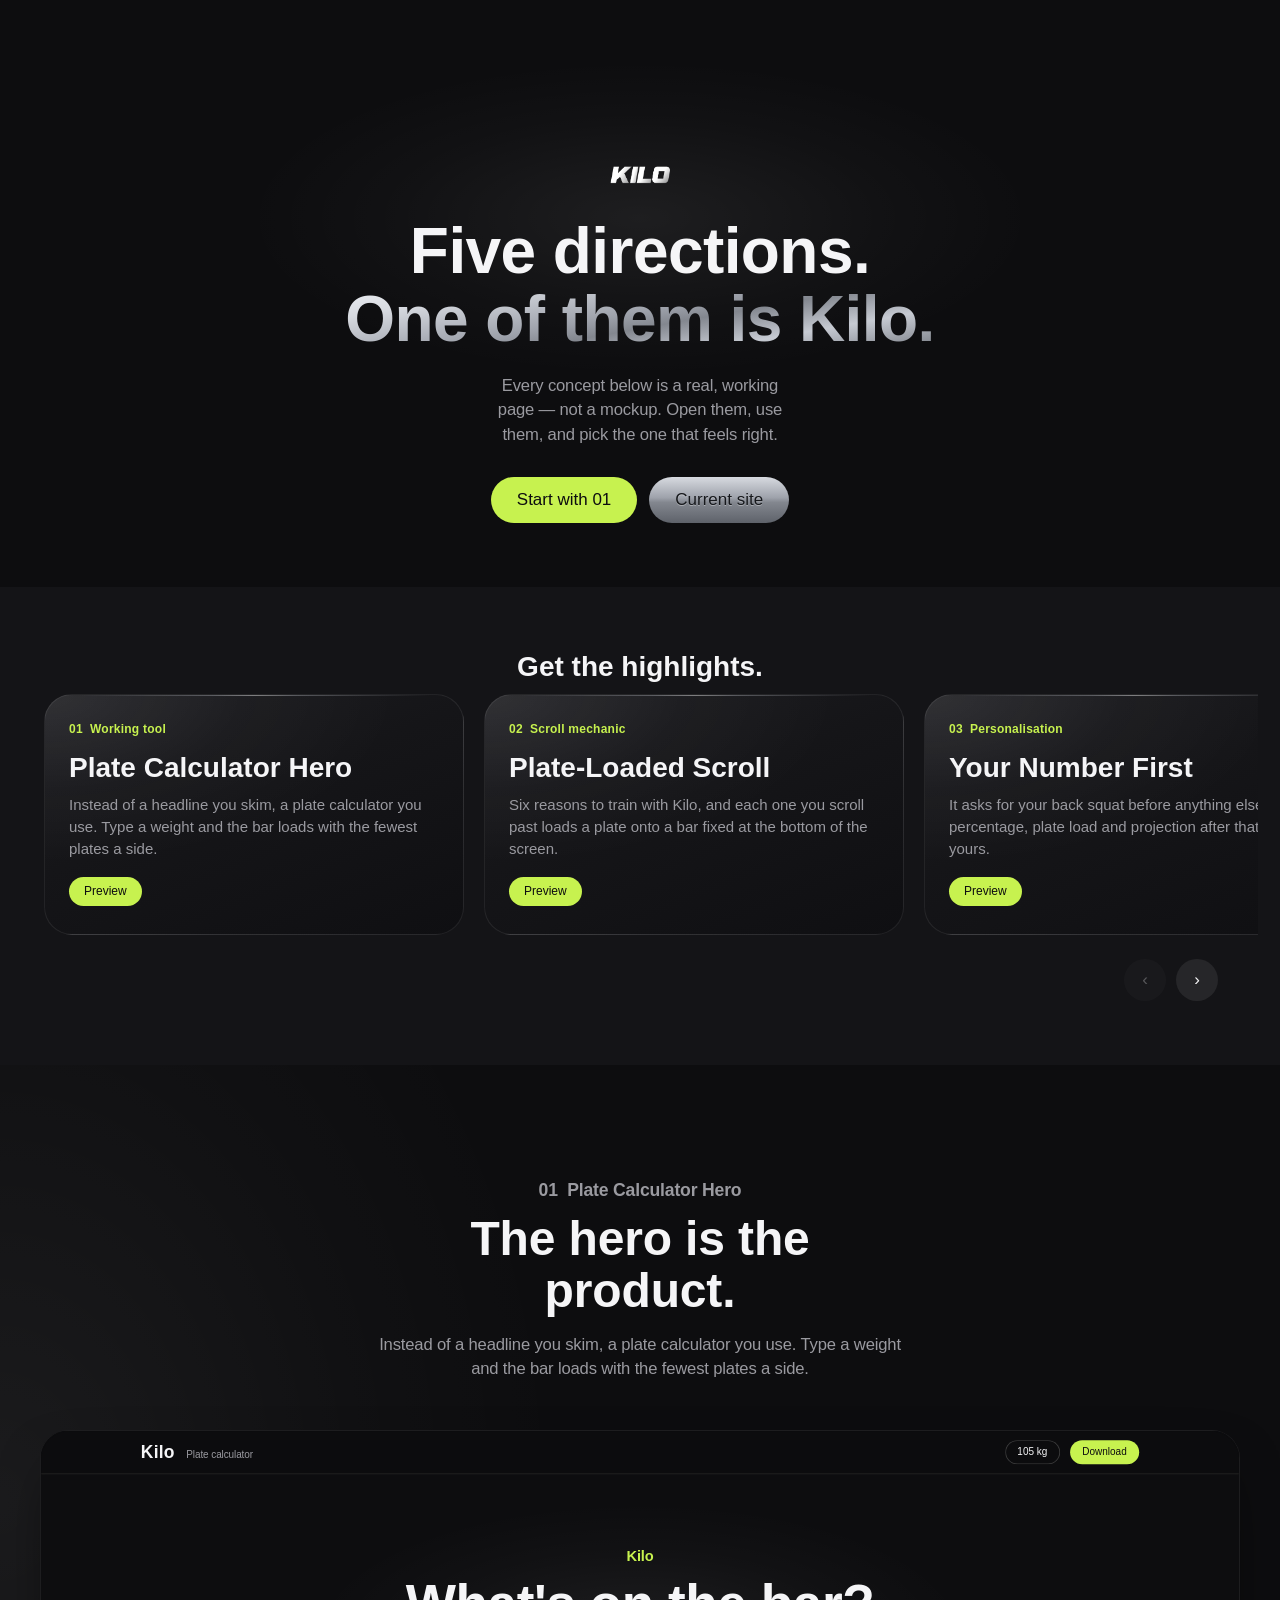
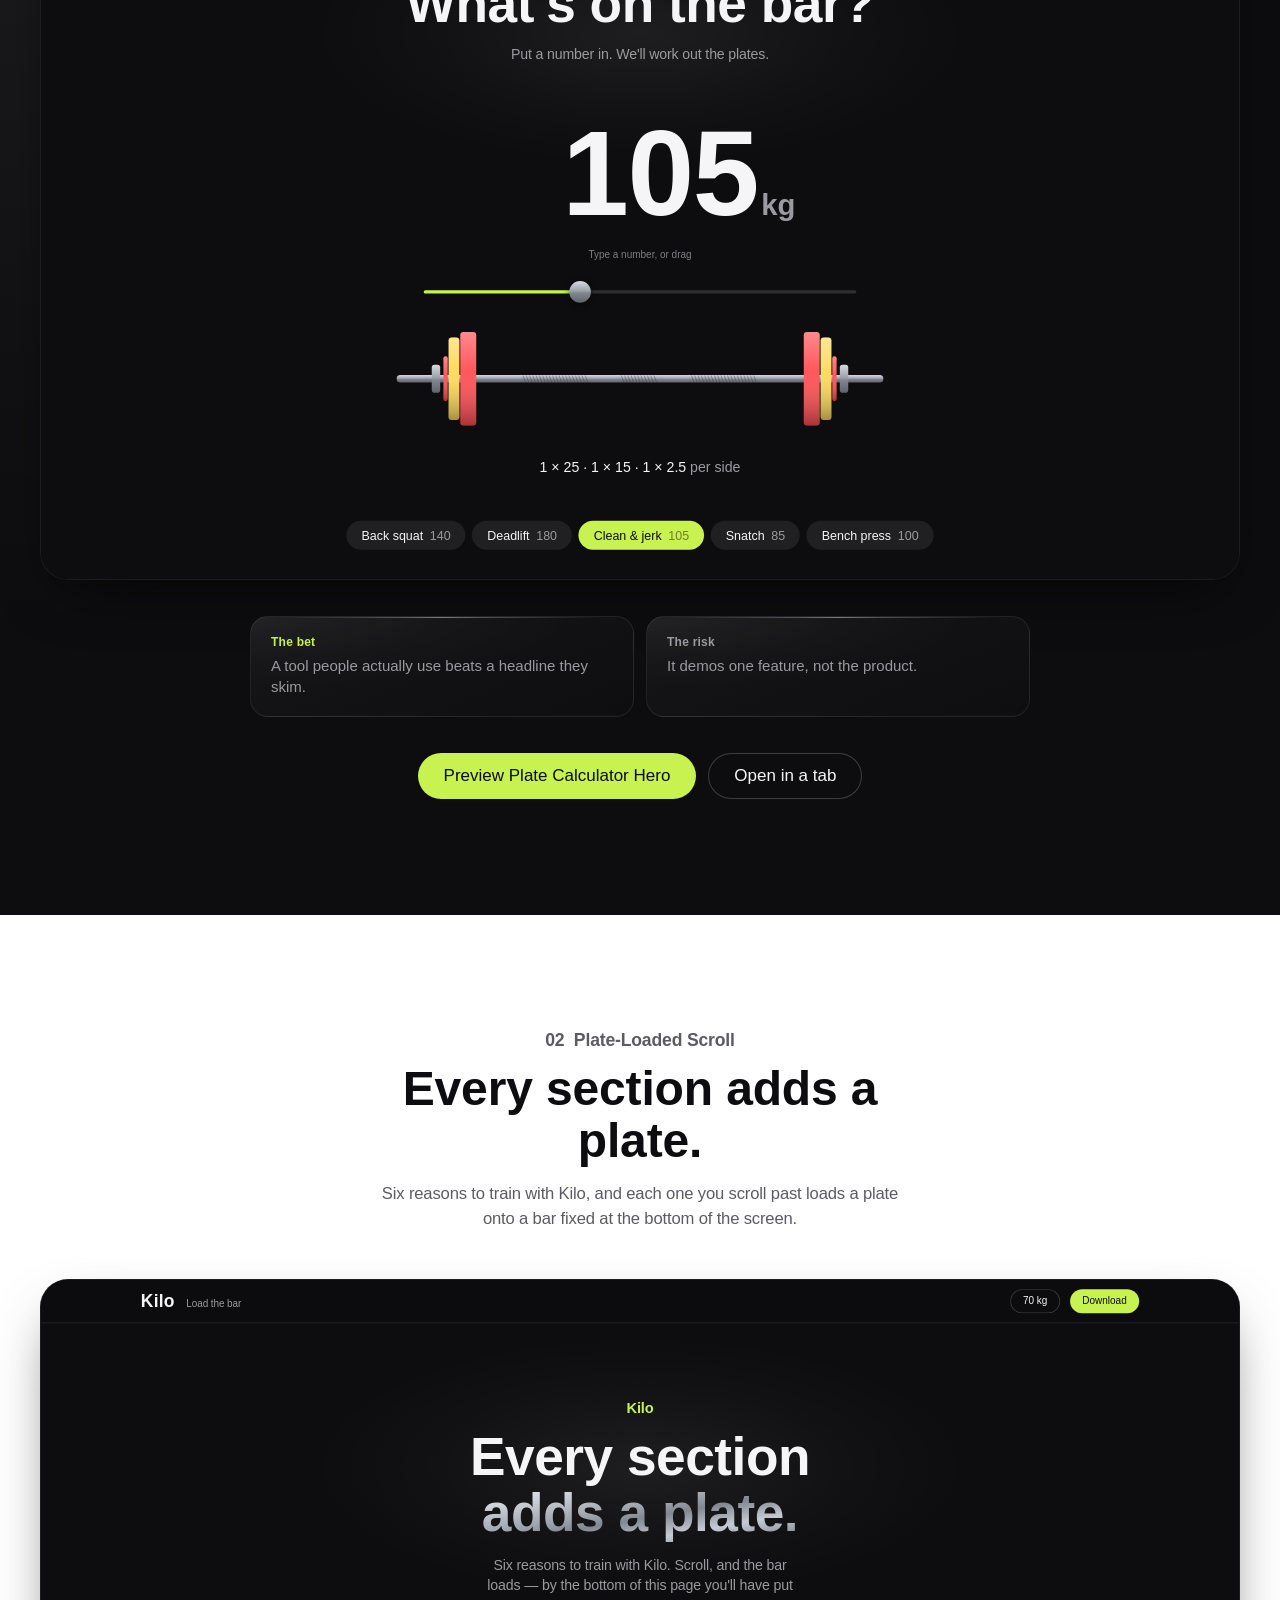
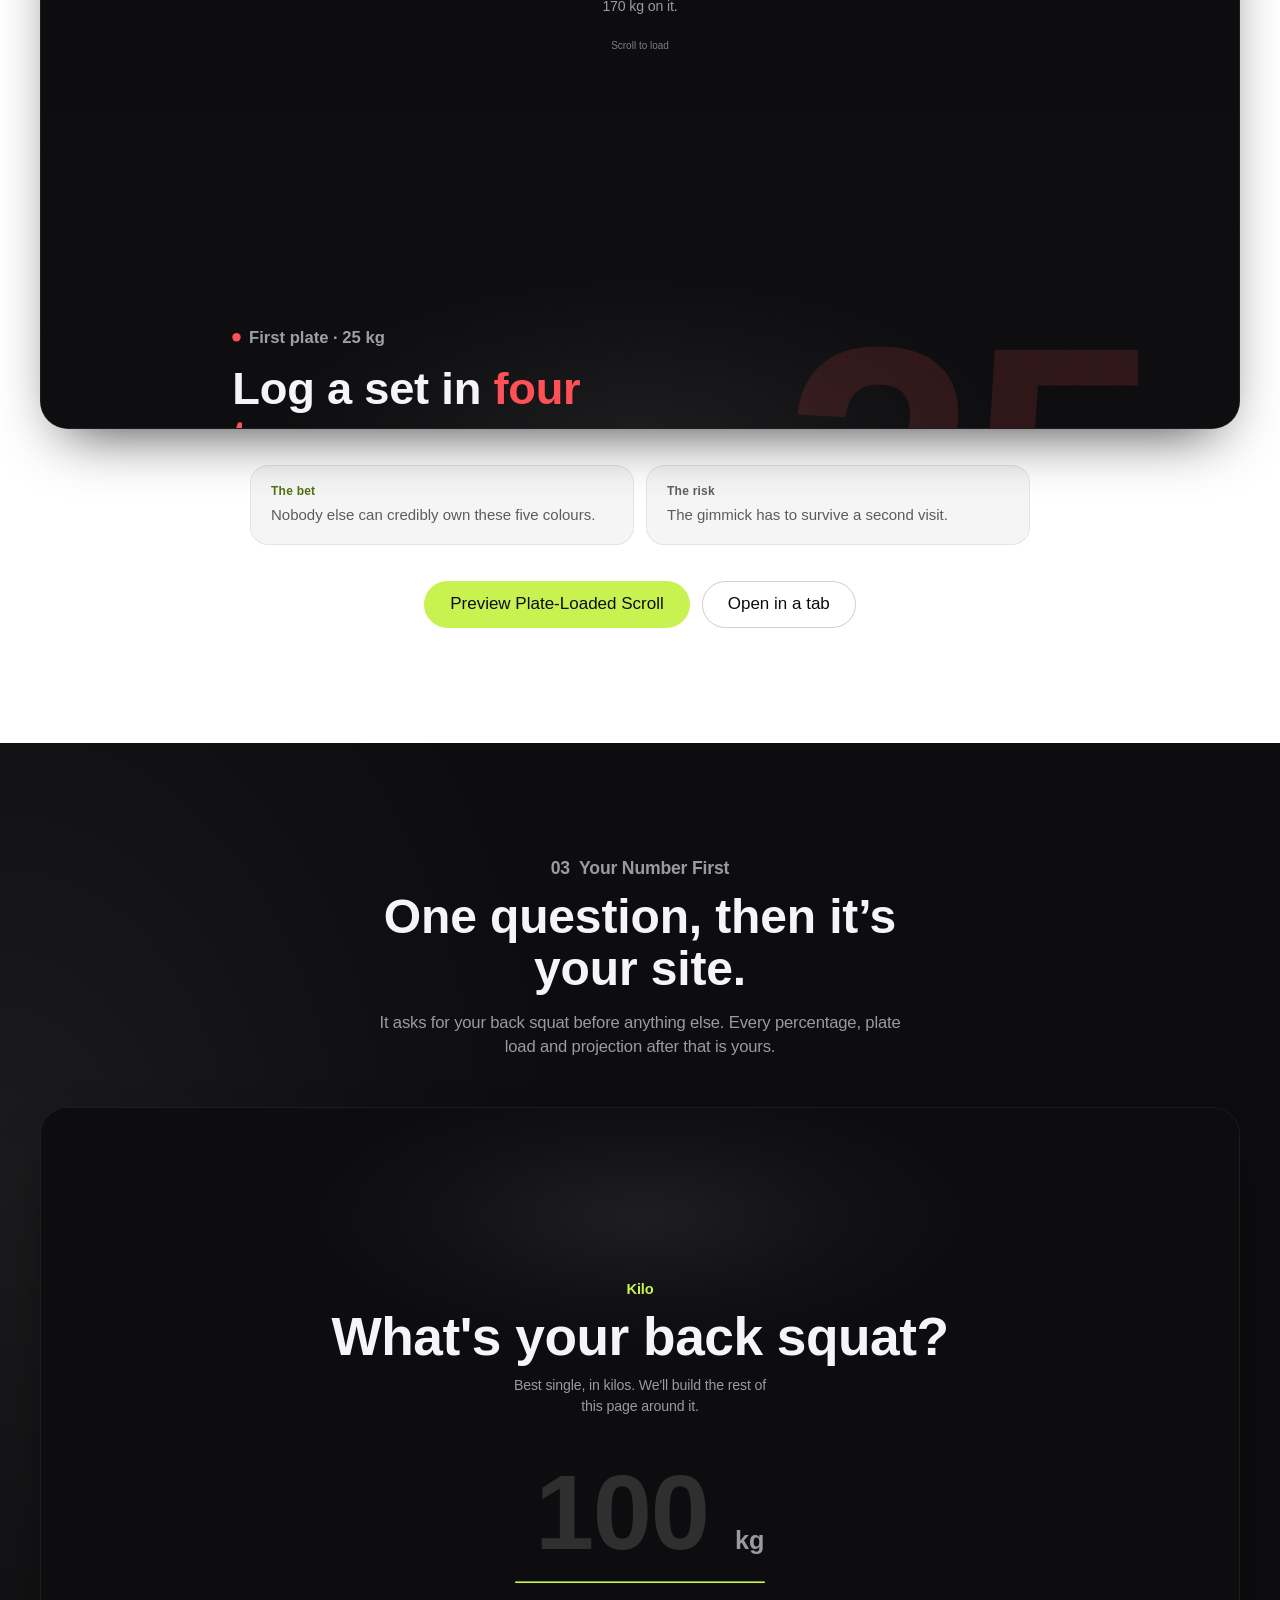
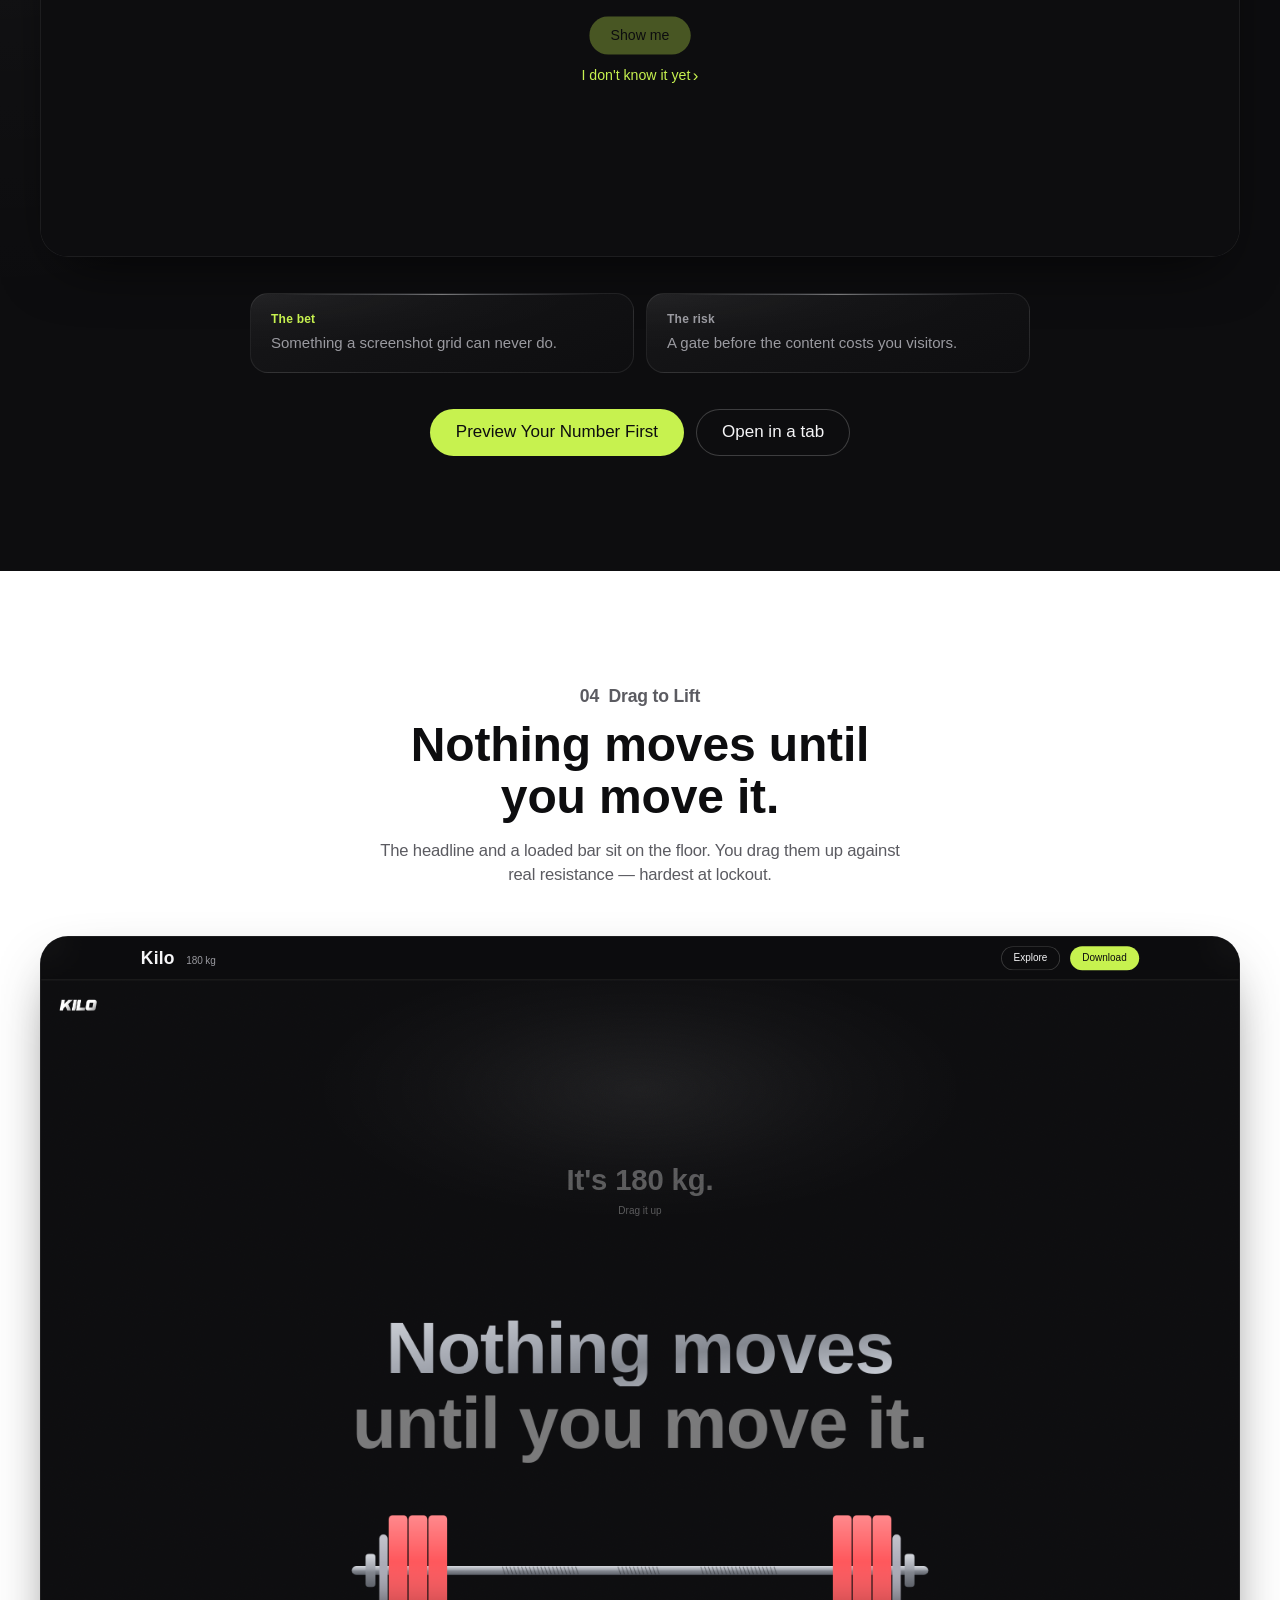
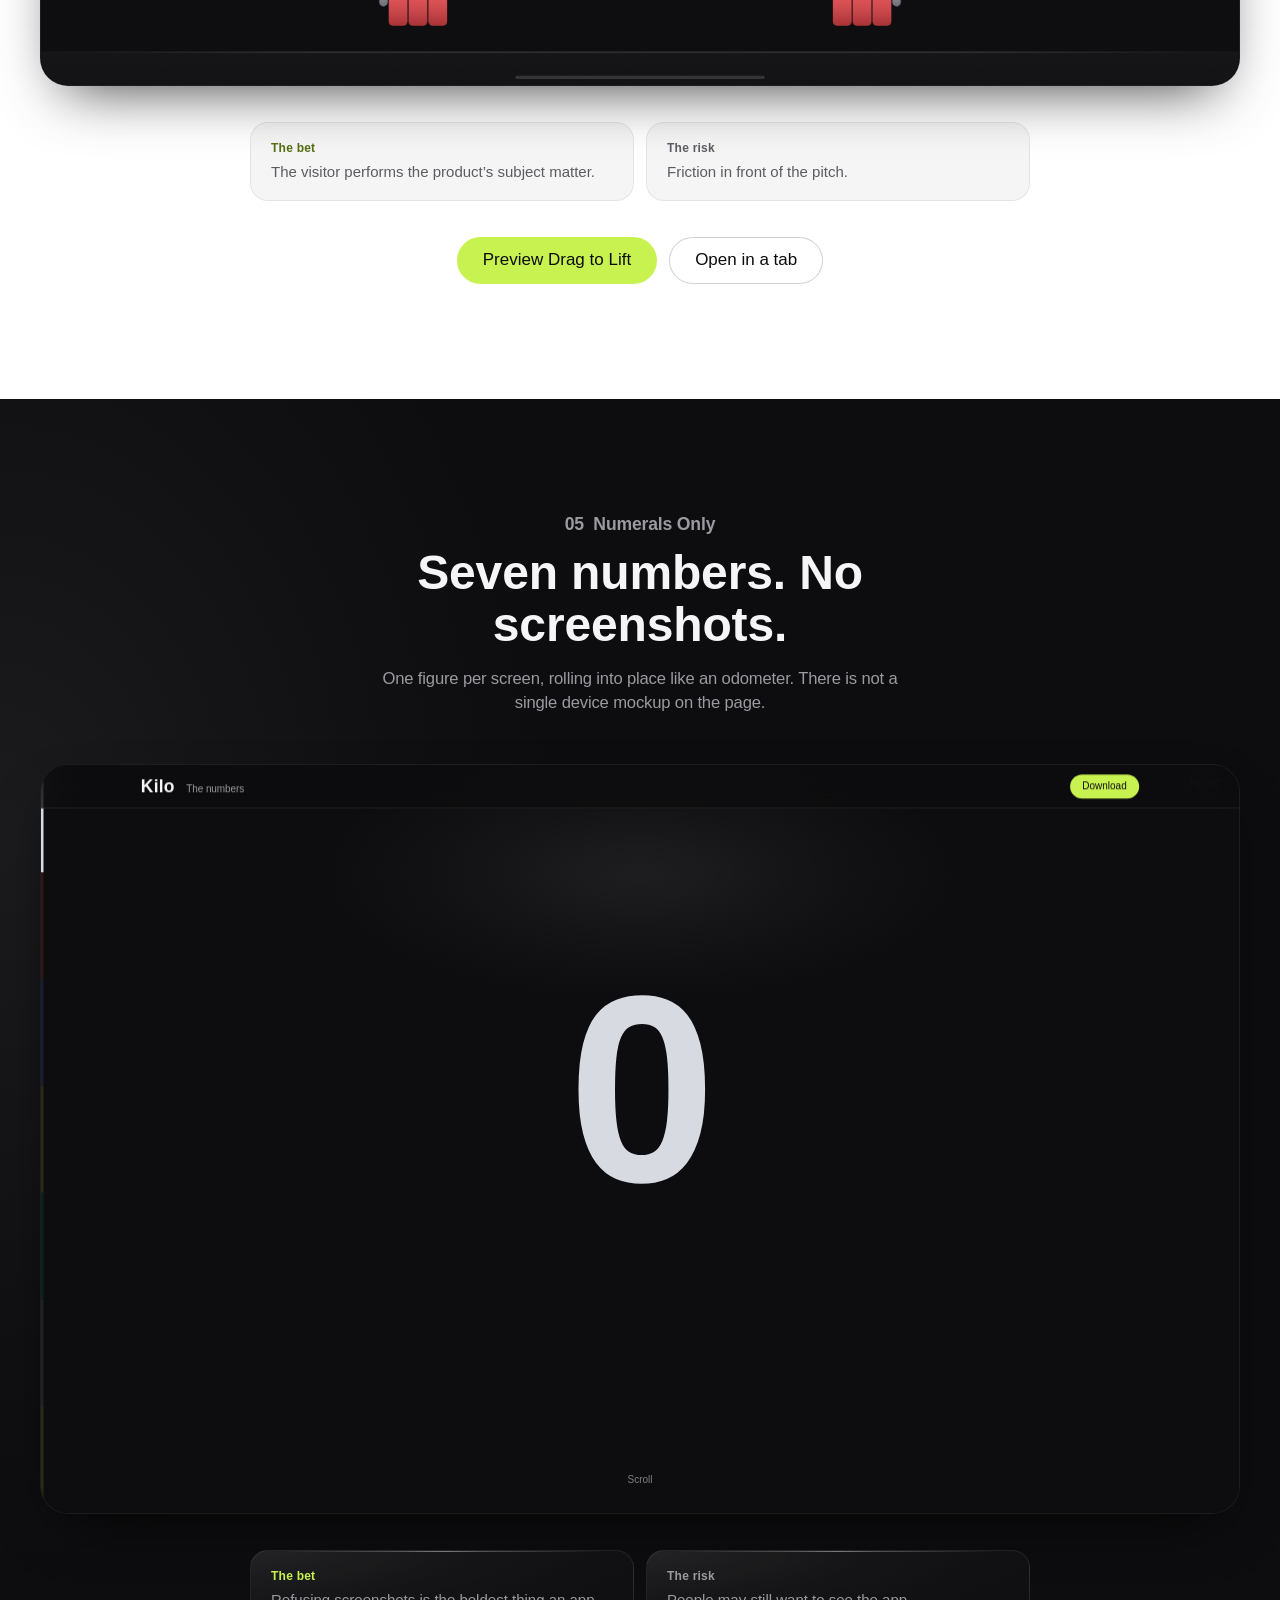
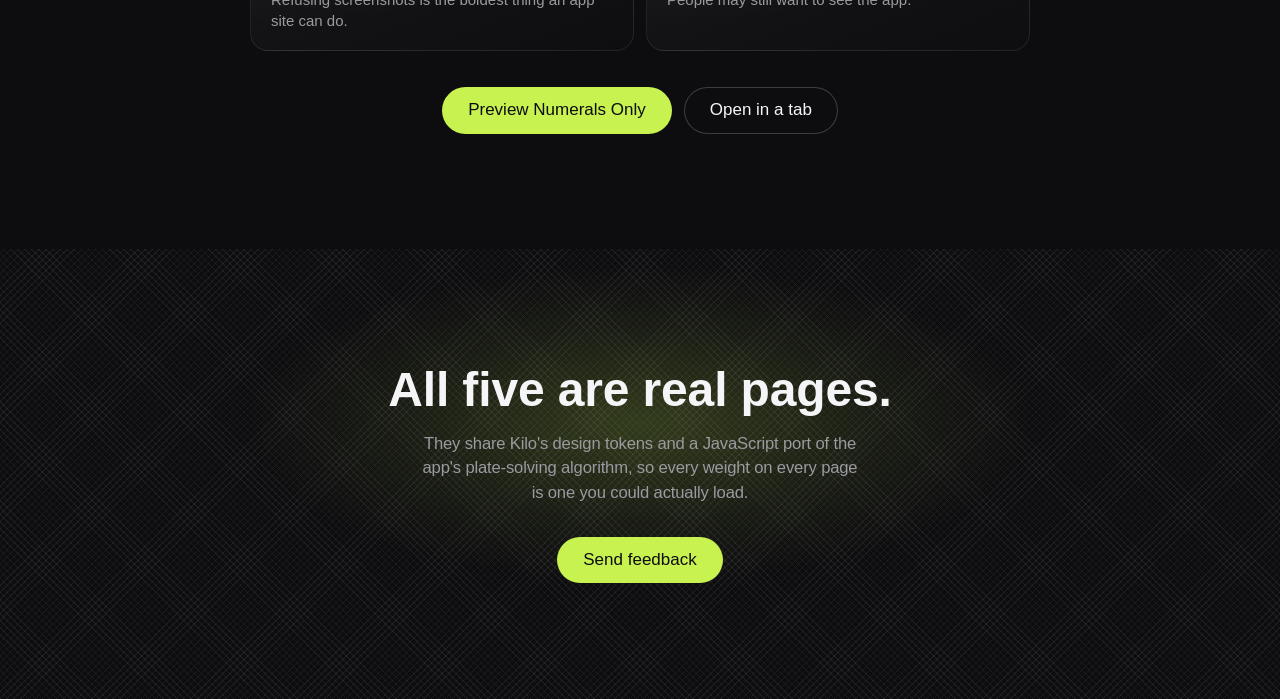
<file: kilo/concepts/index.html>
<!DOCTYPE html>
<html lang="en">
<head>
<meta charset="UTF-8">
<meta name="viewport" content="width=device-width, initial-scale=1.0">
<title>Kilo · Site concepts</title>
<link rel="shortcut icon" type="image/png" href="../images/app-icon.png">
<link rel="stylesheet" href="kilo.css?v=5">
<style>
    /* ---- Preview frames: a live page standing in for Apple's product media ---- */
    .frame {
        position: relative; overflow: hidden; cursor: pointer;
        /* Placeholder tone while the frame loads. Neutral rather than black so
           a light concept doesn't flash dark before it paints. */
        border-radius: var(--r-card); background: #0a0a0c;
        border: 1px solid rgb(255 255 255 / .08);
        box-shadow: 0 24px 60px -24px rgba(0,0,0,.8);
    }
    .frame iframe {
        position: absolute; top: 0; left: 0; border: 0;
        transform-origin: top left; pointer-events: none;
    }
    .frame .veil {
        position: absolute; inset: 0; z-index: 2; opacity: 0;
        display: flex; align-items: center; justify-content: center;
        background: rgba(0,0,0,.35); transition: opacity .25s var(--ease);
    }
    .frame:hover .veil, .frame:focus-visible .veil { opacity: 1; }
    .frame .veil span {
        background: var(--acid); color: var(--on-acid);
        border-radius: var(--r-pill); padding: 12px 22px;
        font-size: 15px; font-weight: 400;
    }

    /* ---- Hero ---- */
    .hero { padding: clamp(60px, 9vw, 110px) 22px clamp(40px, 5vw, 64px); text-align: center; }
    .hero .mark { height: 26px; margin-bottom: 26px; }
    .hero h1 { margin-bottom: 20px; }
    .hero .sub { max-width: 34ch; margin: 0 auto 30px; color: var(--text-2); }
    .hero .acts { display: flex; gap: 12px; justify-content: center; flex-wrap: wrap; }

    /* ---- Highlights strip ---- */
    .hl { padding: 26px 24px 28px; height: 100%; display: flex; flex-direction: column; }
    .hl .n { font-size: 12px; font-weight: 600; color: var(--acid);
             letter-spacing: .02em; margin-bottom: 14px; }
    .hl h3 { margin-bottom: 10px; }
    .hl p { color: var(--text-2); font-size: 15px; line-height: 1.45; flex: 1; }
    .hl .go { margin-top: 18px; }
    .hero h1 .mat-metal { display: inline-block; }

    /* ---- Concept sections ---- */
    .cs__head { text-align: center; max-width: 60ch; margin: 0 auto clamp(30px, 4vw, 48px); }
    .cs__head .eyebrow { margin-bottom: 12px; }
    .cs__head h2 { margin-bottom: 16px; }
    .cs__head p { color: var(--text-2); }
    .cs__acts { display: flex; gap: 12px; justify-content: center; flex-wrap: wrap;
                margin-top: clamp(24px, 3vw, 36px); }
    .verdict { display: grid; grid-template-columns: 1fr 1fr; gap: 12px;
               max-width: 780px; margin: clamp(24px, 3vw, 36px) auto 0; }
    .verdict div { border-radius: var(--r-media); padding: 18px 20px; }
    .ap-section--invert .verdict div { background: rgba(0,0,0,.04);
                   border: 1px solid rgba(0,0,0,.07); }
    .ap-section--invert .verdict div::before { display: none; }
    .verdict b { display: block; font-size: 12px; font-weight: 600; margin-bottom: 6px;
                 letter-spacing: .02em; }
    .verdict .bet b { color: var(--acid-text); }
    
    .verdict .risk b { color: var(--text-2); }
    .verdict p { font-size: 15px; line-height: 1.45; color: var(--text-2); }

    /* ---- Viewer ---- */
    .viewer { position: fixed; inset: 0; z-index: 300; background: var(--ink);
              display: none; flex-direction: column; }
    .viewer.open { display: flex; }
    body.viewing { overflow: hidden; }

    .vbar { display: flex; align-items: center; gap: 10px; flex: none;
            height: var(--nav-h); padding: 0 12px;
            border-bottom: 1px solid var(--hair);
            background: rgba(13,13,15,.75);
            backdrop-filter: saturate(180%) blur(20px);
            -webkit-backdrop-filter: saturate(180%) blur(20px); }
    .vbar .who { display: flex; align-items: baseline; gap: 8px; min-width: 0;
                 padding-left: 8px; white-space: nowrap; overflow: hidden; }
    .vbar .who b { font-size: 17px; font-weight: 600; letter-spacing: -.01em;
                   overflow: hidden; text-overflow: ellipsis; }
    .vbar .who span { font-size: 12px; color: var(--text-2); }
    .vbar .sp { flex: 1; }
    .vbar .count { font-size: 12px; color: var(--text-2);
                   font-variant-numeric: tabular-nums; min-width: 3.5ch;
                   text-align: center; }
    .vseg { display: inline-flex; background: rgba(255,255,255,.07);
            border-radius: var(--r-pill); padding: 2px; }
    .vseg button { border: 0; background: transparent; cursor: pointer;
                   font-family: inherit; font-size: 12px; color: var(--text);
                   padding: 6px 13px; border-radius: var(--r-pill);
                   transition: background .2s var(--ease); }
    .vseg button[aria-pressed="true"] { background: var(--acid); color: var(--on-acid); }

    .stage { flex: 1; min-height: 0; display: flex; align-items: center;
             justify-content: center; background: var(--ink-2); padding: 14px; }
    .stage iframe { border: 0; width: 100%; height: 100%; background: var(--ink);
                    border-radius: var(--r-media); display: block;
                    box-shadow: 0 10px 40px -12px rgba(0,0,0,.6); }
    .stage.phone iframe { width: 390px; max-width: 100%; flex: none;
                          border-radius: 26px; }

    @media (max-width: 760px) {
        .verdict { grid-template-columns: 1fr; }
        .vbar .who span, .vseg { display: none; }
    }
</style>
</head>
<body>

<nav class="ap-nav" data-nav>
    <div class="ap-nav__in">
        <span class="ap-nav__name">Site concepts <small>Kilo</small></span>
        <span class="ap-nav__sp"></span>
        <a class="ap-btn ap-btn--sm ap-btn--ghost" href="../">Current site</a>
        <button class="ap-btn ap-btn--sm ap-btn--primary" type="button" data-open="0">Preview</button>
    </div>
</nav>

<header class="hero mat-glow" data-nav-after>
    <img class="mark k-wordmark" src="../images/wordmark.png" alt="Kilo">
    <h1 class="ap-hero">Five directions.<br><span class="mat-metal">One of them is Kilo.</span></h1>
    <p class="sub ap-body">Every concept below is a real, working page — not a mockup.
       Open them, use them, and pick the one that feels right.</p>
    <div class="acts">
        <button class="ap-btn ap-btn--primary" type="button" data-open="0">Start with 01</button>
        <a class="ap-btn ap-btn--metal" href="../">Current site</a>
    </div>
</header>

<!-- Highlights strip, in the pattern Apple uses to preview a page's sections -->
<section class="ap-section--tight ap-section--alt">
    <div class="ap-col--wide ap-center" style="padding:0 22px 6px">
        <h2 class="ap-h3 ap-reveal">Get the highlights.</h2>
    </div>
    <div class="ap-gallery" data-gallery>
        <div class="ap-gallery__track" id="hl-track"></div>
        <div class="ap-gallery__nav">
            <button class="ap-arrow" type="button" data-prev aria-label="Previous">&#8249;</button>
            <button class="ap-arrow" type="button" data-next aria-label="Next">&#8250;</button>
        </div>
    </div>
</section>

<main id="sections"></main>

<section class="ap-section ap-center mat-glow mat-glow--acid mat-knurl">
    <div class="ap-col">
        <h2 class="ap-h2 ap-reveal" style="margin-bottom:16px">All five are real pages.</h2>
        <p class="ap-body ap-dim ap-reveal" data-d="1"
           style="max-width:48ch;margin:0 auto 32px">
           They share Kilo's design tokens and a JavaScript port of the app's
           plate-solving algorithm, so every weight on every page is one you
           could actually load.</p>
        <div class="ap-reveal" data-d="2">
            <a class="ap-btn ap-btn--primary" href="mailto:kilolifting@gmail.com">Send feedback</a>
        </div>
    </div>
</section>

<div class="viewer" id="viewer" role="dialog" aria-modal="true" aria-label="Concept preview">
    <div class="vbar">
        <span class="who"><b id="v-title">—</b><span id="v-from"></span></span>
        <span class="sp"></span>
        <span class="vseg">
            <button type="button" id="v-desktop" aria-pressed="true">Desktop</button>
            <button type="button" id="v-phone" aria-pressed="false">Phone</button>
        </span>
        <button class="ap-arrow" type="button" id="v-prev" aria-label="Previous">&#8249;</button>
        <span class="count" id="v-count">1/5</span>
        <button class="ap-arrow" type="button" id="v-next" aria-label="Next">&#8250;</button>
        <a class="ap-btn ap-btn--sm ap-btn--ghost" id="v-open" href="#" target="_blank" rel="noopener">Open</a>
        <button class="ap-btn ap-btn--sm ap-btn--metal" type="button" id="v-close">Close</button>
    </div>
    <div class="stage" id="v-stage"><iframe id="v-frame" title="Concept preview"></iframe></div>
</div>

<script src="concept.js?v=5"></script>
<script>
(function () {
    var M = KiloConcepts.MANIFEST;

    // Concepts change constantly while they're being reviewed, and a cached
    // copy in a preview frame silently shows the wrong design. Stamp each load.
    var STAMP = '?r=' + Date.now();

    var META = {
        1: { cat: 'Working tool', ratio: 16/10, dark: false,
             head: 'The hero is the product.',
             body: 'Instead of a headline you skim, a plate calculator you use. ' +
                   'Type a weight and the bar loads with the fewest plates a side.',
             bet: 'A tool people actually use beats a headline they skim.',
             risk: 'It demos one feature, not the product.' },
        2: { cat: 'Scroll mechanic', ratio: 16/10, dark: true,
             head: 'Every section adds a plate.',
             body: 'Six reasons to train with Kilo, and each one you scroll past ' +
                   'loads a plate onto a bar fixed at the bottom of the screen.',
             bet: 'Nobody else can credibly own these five colours.',
             risk: 'The gimmick has to survive a second visit.' },
        3: { cat: 'Personalisation', ratio: 16/10, dark: false,
             head: 'One question, then it’s your site.',
             body: 'It asks for your back squat before anything else. Every ' +
                   'percentage, plate load and projection after that is yours.',
             bet: 'Something a screenshot grid can never do.',
             risk: 'A gate before the content costs you visitors.' },
        4: { cat: 'Direct manipulation', ratio: 16/10, dark: true,
             head: 'Nothing moves until you move it.',
             body: 'The headline and a loaded bar sit on the floor. You drag them ' +
                   'up against real resistance — hardest at lockout.',
             bet: 'The visitor performs the product’s subject matter.',
             risk: 'Friction in front of the pitch.' },
        5: { cat: 'Typographic', ratio: 16/10, dark: false,
             head: 'Seven numbers. No screenshots.',
             body: 'One figure per screen, rolling into place like an odometer. ' +
                   'There is not a single device mockup on the page.',
             bet: 'Refusing screenshots is the boldest thing an app site can do.',
             risk: 'People may still want to see the app.' }
    };

    /* ---- Highlights strip ---- */
    document.getElementById('hl-track').innerHTML = M.map(function (c, i) {
        var m = META[c.n];
        return '<div class="ap-gallery__item">' +
            '<div class="hl sheen">' +
                '<p class="n">' + String(c.n).padStart(2, '0') + ' &nbsp;' + m.cat + '</p>' +
                '<h3 class="ap-h3">' + c.title + '</h3>' +
                '<p>' + m.body + '</p>' +
                '<p class="go"><button class="ap-btn ap-btn--sm ap-btn--primary" ' +
                    'type="button" data-open="' + i + '">Preview</button></p>' +
            '</div>' +
        '</div>';
    }).join('');

    /* ---- One full section per concept, alternating tone ---- */
    document.getElementById('sections').innerHTML = M.map(function (c, i) {
        var m = META[c.n];
        // Alternate the ground so the acid lands in both contexts.
        // Alternate ground, and alternate which edge the grey light comes from.
        var tone = m.dark ? ' ap-section--invert'
                 : (i % 2 ? ' ap-section--alt wash wash--right' : ' wash wash--left');
        return '<section class="ap-section' + tone + '">' +
            '<div class="ap-col--wide">' +
                '<div class="cs__head ap-reveal">' +
                    '<p class="eyebrow ap-eyebrow">' + String(c.n).padStart(2, '0') +
                        ' &nbsp;' + c.title + '</p>' +
                    '<h2 class="ap-h2">' + m.head + '</h2>' +
                    '<p class="ap-body ap-dim">' + m.body + '</p>' +
                '</div>' +
                '<div class="frame ap-reveal" data-d="1" data-open="' + i + '" ' +
                     'role="button" tabindex="0" style="aspect-ratio:' + m.ratio + '" ' +
                     'aria-label="Preview ' + c.title + '">' +
                    '<iframe src="' + c.file + STAMP + '" tabindex="-1" aria-hidden="true" ' +
                            'scrolling="no" loading="lazy" data-ratio="' + m.ratio + '"></iframe>' +
                    '<span class="veil"><span>Preview</span></span>' +
                '</div>' +
                '<div class="verdict ap-reveal" data-d="2">' +
                    '<div class="bet sheen sheen--quiet"><b>The bet</b><p>' +
                        m.bet + '</p></div>' +
                    '<div class="risk sheen sheen--quiet"><b>The risk</b><p>' +
                        m.risk + '</p></div>' +
                '</div>' +
                '<div class="cs__acts ap-reveal" data-d="3">' +
                    '<button class="ap-btn ' +
                        (m.dark ? 'ap-btn--primary' : 'ap-btn--primary') +
                        '" type="button" data-open="' + i + '">Preview ' + c.title + '</button>' +
                    '<a class="ap-btn ap-btn--ghost" href="' + c.file + '" ' +
                       'target="_blank" rel="noopener">Open in a tab</a>' +
                '</div>' +
            '</div>' +
        '</section>';
    }).join('');

    /* Each preview renders the real page at 1440px and is scaled to its frame. */
    function fit() {
        Array.prototype.forEach.call(document.querySelectorAll('.frame'), function (t) {
            var f = t.querySelector('iframe');
            if (!f) return;
            var ratio = parseFloat(f.dataset.ratio);
            var s = t.clientWidth / 1440;
            f.style.width = '1440px';
            f.style.height = (1440 / ratio) + 'px';
            f.style.transform = 'scale(' + s + ')';
        });
    }
    fit();
    window.addEventListener('resize', fit);

    /* ---- Viewer ---- */
    var viewer = document.getElementById('viewer');
    var frame  = document.getElementById('v-frame');
    var stage  = document.getElementById('v-stage');
    var cur = 0, phone = false;

    function show(i) {
        cur = (i + M.length) % M.length;
        var c = M[cur];
        frame.src = c.file + STAMP;
        document.getElementById('v-title').textContent = c.title;
        document.getElementById('v-from').textContent = META[c.n].cat;
        document.getElementById('v-count').textContent = (cur + 1) + '/' + M.length;
        document.getElementById('v-open').href = c.file;
    }
    function open(i) {
        show(i);
        viewer.classList.add('open');
        document.body.classList.add('viewing');
    }
    function close() {
        viewer.classList.remove('open');
        document.body.classList.remove('viewing');
        frame.src = 'about:blank';
    }
    function setPhone(on) {
        phone = on;
        stage.classList.toggle('phone', on);
        document.getElementById('v-phone').setAttribute('aria-pressed', String(on));
        document.getElementById('v-desktop').setAttribute('aria-pressed', String(!on));
    }

    // One delegated handler for every [data-open] on the page.
    document.addEventListener('click', function (e) {
        var t = e.target.closest('[data-open]');
        if (t) { e.preventDefault(); open(parseInt(t.dataset.open, 10)); }
    });
    document.addEventListener('keydown', function (e) {
        var t = e.target.closest && e.target.closest('.frame[data-open]');
        if (t && (e.key === 'Enter' || e.key === ' ')) {
            e.preventDefault(); open(parseInt(t.dataset.open, 10)); return;
        }
        if (!viewer.classList.contains('open')) return;
        if (e.key === 'Escape') close();
        else if (e.key === 'ArrowLeft') show(cur - 1);
        else if (e.key === 'ArrowRight') show(cur + 1);
        else if (e.key.toLowerCase() === 'p') setPhone(!phone);
        else if (/^[1-5]$/.test(e.key)) show(parseInt(e.key, 10) - 1);
    });

    document.getElementById('v-prev').addEventListener('click', function () { show(cur - 1); });
    document.getElementById('v-next').addEventListener('click', function () { show(cur + 1); });
    document.getElementById('v-close').addEventListener('click', close);
    document.getElementById('v-phone').addEventListener('click', function () { setPhone(true); });
    document.getElementById('v-desktop').addEventListener('click', function () { setPhone(false); });
})();
</script>
<script src="ui.js?v=5"></script>
</body>
</html>
</file>
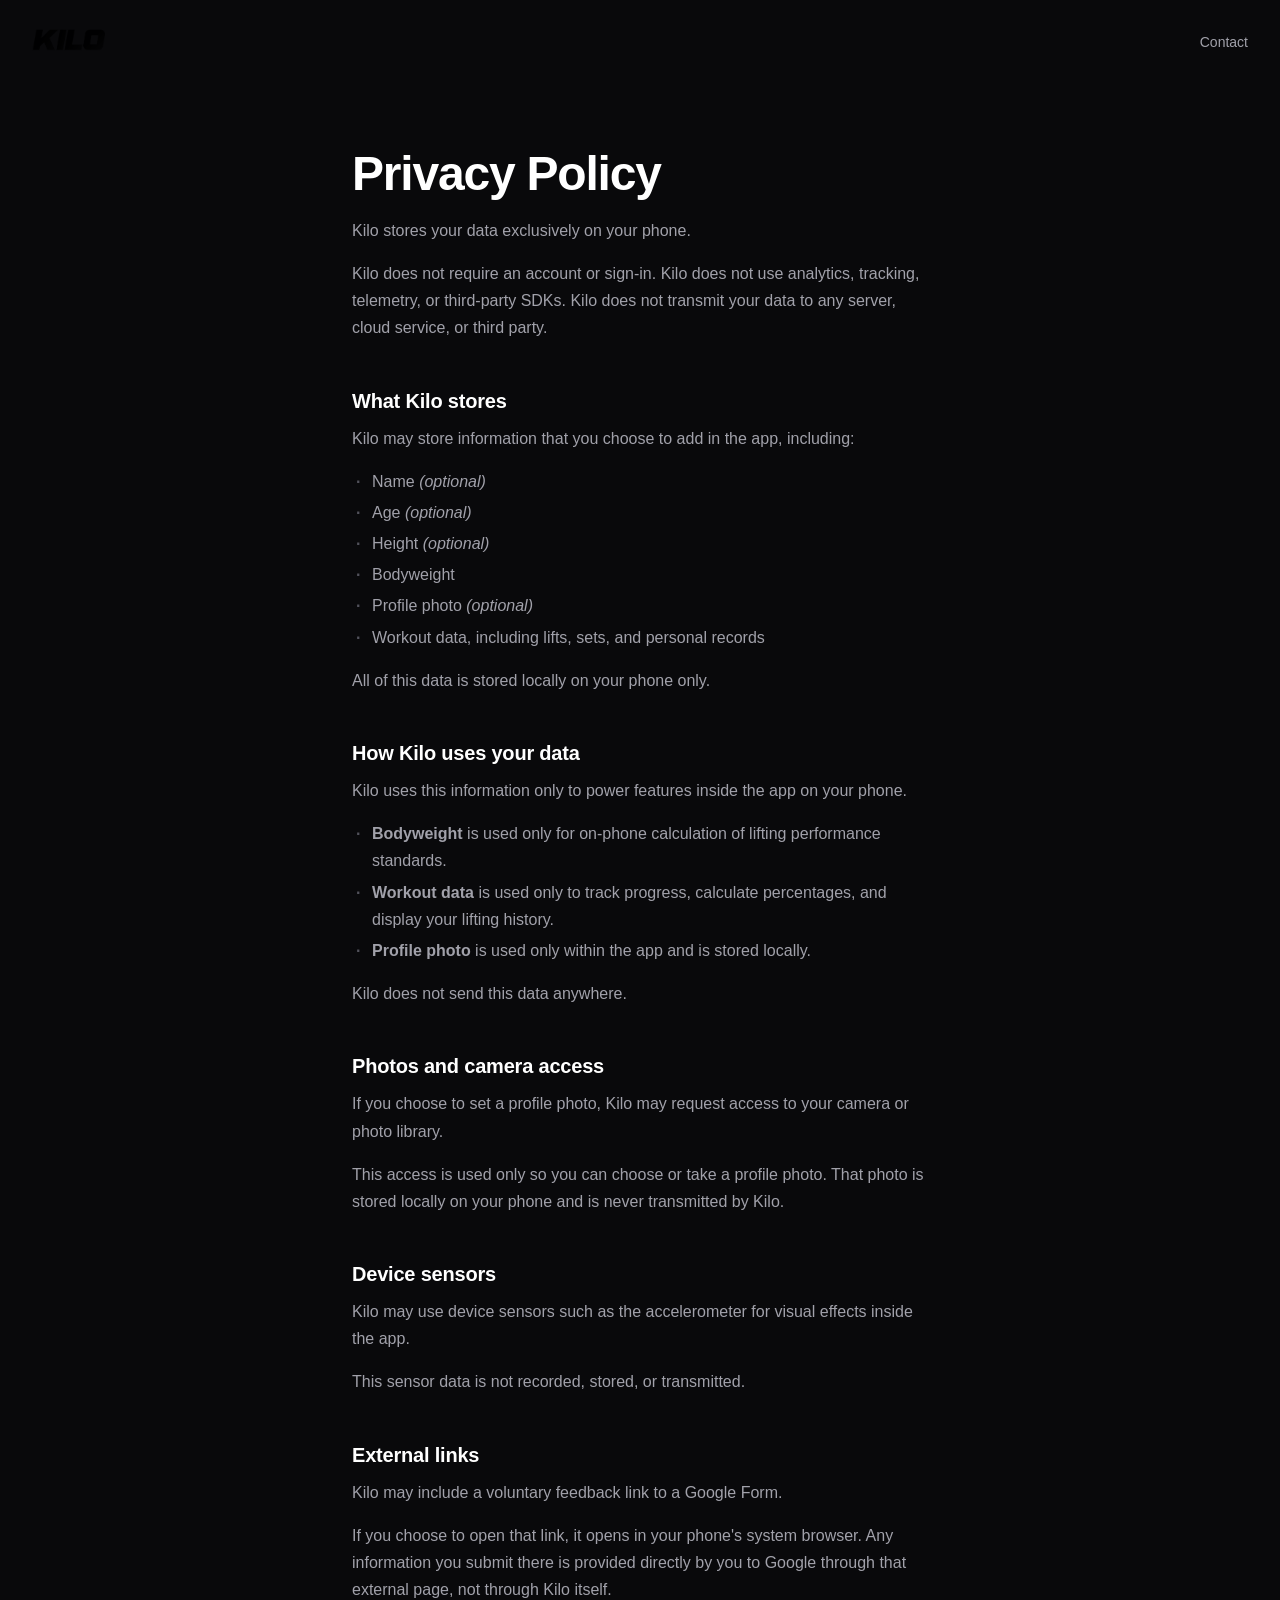
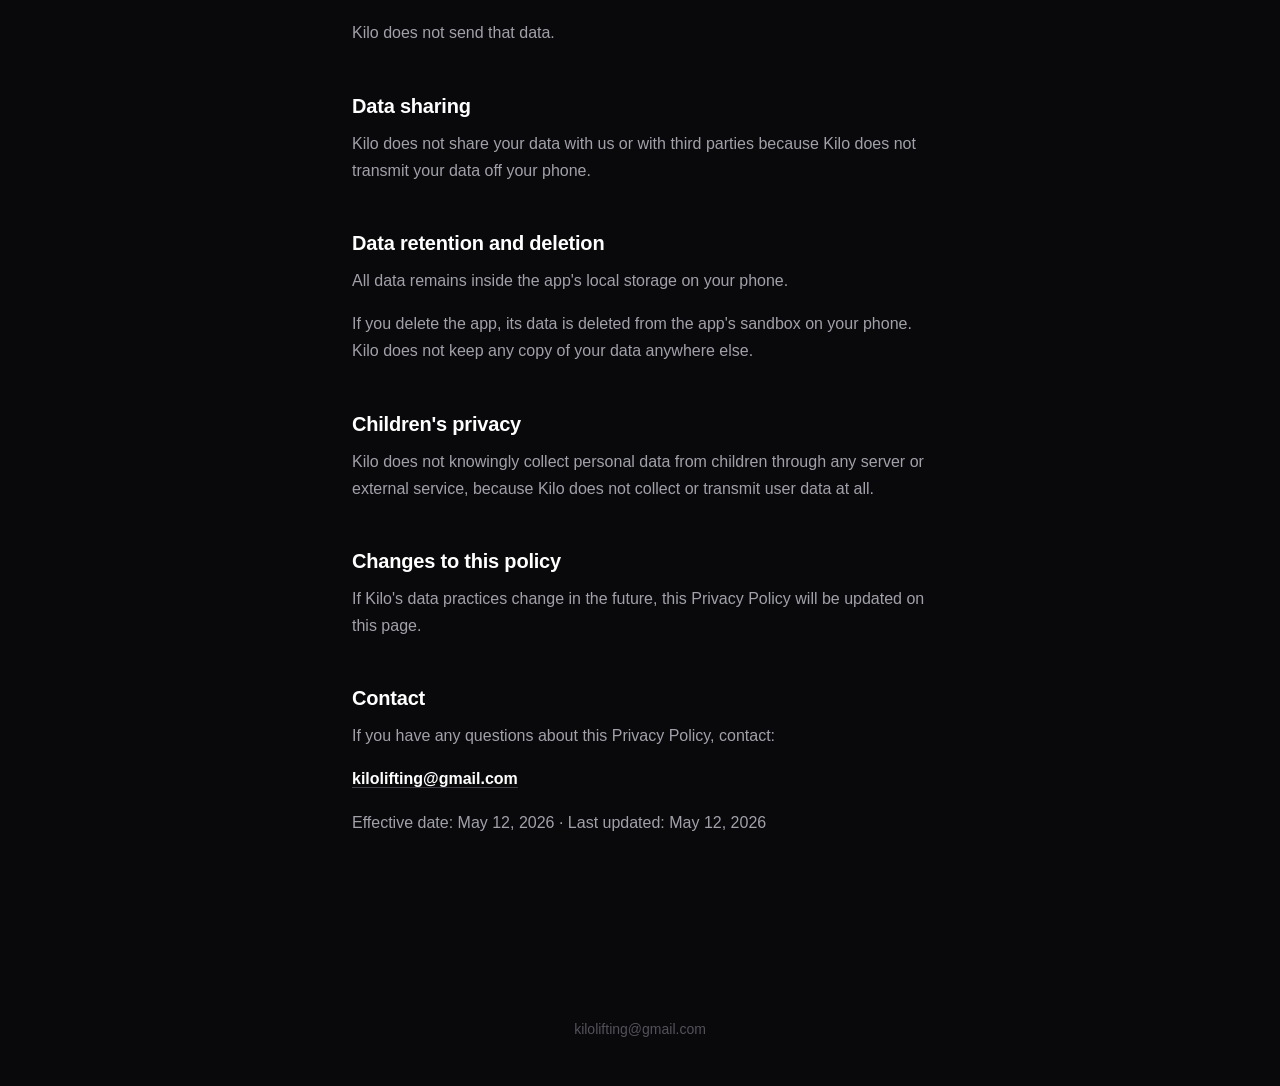
<file: kilo/privacy/index.html>
<!DOCTYPE html>
<html lang="en">
<head>
    <meta charset="UTF-8">
    <meta name="viewport" content="width=device-width, initial-scale=1.0">
    <title>Kilo · Privacy Policy</title>
    <link rel="shortcut icon" type="image/png" href="../images/app-icon.png">
    <style>
        * {
            margin: 0;
            padding: 0;
            box-sizing: border-box;
        }

        html {
            scroll-behavior: smooth;
        }

        body {
            font-family: -apple-system, BlinkMacSystemFont, 'SF Pro Display', 'Segoe UI', Roboto, sans-serif;
            background-color: #09090b;
            color: #ffffff;
            overflow-x: hidden;
            -webkit-font-smoothing: antialiased;
            -moz-osx-font-smoothing: grayscale;
        }

        /* Navigation */
        .nav {
            display: flex;
            justify-content: space-between;
            align-items: center;
            padding: 24px 32px;
            max-width: 1280px;
            margin: 0 auto;
            opacity: 0;
            transform: translateY(-20px);
            animation: fadeSlideDown 0.8s ease-out forwards;
        }

        .nav__logo {
            height: 32px;
            filter: invert(1);
            opacity: 0.9;
            transition: opacity 0.2s, transform 0.2s;
        }

        .nav__logo:hover {
            opacity: 1;
            transform: scale(1.02);
        }

        .nav__contact {
            font-size: 14px;
            color: #a1a1aa;
            text-decoration: none;
            transition: color 0.2s, transform 0.2s;
        }

        .nav__contact:hover {
            color: #ffffff;
            transform: translateX(2px);
        }

        /* Content */
        .content {
            max-width: 640px;
            margin: 0 auto;
            padding: 64px 32px 120px;
            opacity: 0;
            transform: translateY(20px);
            animation: fadeSlideUp 0.8s ease-out 0.3s forwards;
        }

        .content__title {
            font-size: clamp(2rem, 5vw, 3rem);
            font-weight: 700;
            letter-spacing: -0.025em;
            line-height: 1.1;
            margin-bottom: 16px;
        }

        .content__date {
            font-size: 14px;
            color: #52525b;
            margin-bottom: 48px;
        }

        .content h2 {
            font-size: 1.25rem;
            font-weight: 600;
            margin-top: 48px;
            margin-bottom: 12px;
            letter-spacing: -0.01em;
        }

        .content p {
            font-size: 1rem;
            line-height: 1.7;
            color: #a1a1aa;
            margin-bottom: 16px;
        }

        .content ul {
            list-style: none;
            margin-bottom: 16px;
            padding-left: 0;
        }

        .content ul li {
            font-size: 1rem;
            line-height: 1.7;
            color: #a1a1aa;
            padding-left: 20px;
            position: relative;
            margin-bottom: 4px;
        }

        .content ul li::before {
            content: "·";
            position: absolute;
            left: 4px;
            color: #52525b;
            font-weight: 700;
        }

        .content a {
            color: #ffffff;
            text-decoration: underline;
            text-underline-offset: 3px;
            text-decoration-color: #3f3f46;
            transition: text-decoration-color 0.2s;
        }

        .content a:hover {
            text-decoration-color: #ffffff;
        }

        /* Footer */
        .footer {
            text-align: center;
            padding: 48px 32px;
            opacity: 0;
            animation: fadeIn 0.8s ease-out 0.8s forwards;
        }

        .footer__email {
            color: #52525b;
            font-size: 14px;
            text-decoration: none;
            transition: color 0.2s, transform 0.2s;
            display: inline-block;
        }

        .footer__email:hover {
            color: #a1a1aa;
            transform: translateY(-1px);
        }

        /* Animations */
        @keyframes fadeSlideDown {
            to {
                opacity: 1;
                transform: translateY(0);
            }
        }

        @keyframes fadeSlideUp {
            to {
                opacity: 1;
                transform: translateY(0);
            }
        }

        @keyframes fadeIn {
            to {
                opacity: 1;
            }
        }

        /* Responsive */
        @media (max-width: 768px) {
            .nav {
                padding: 20px 24px;
            }

            .content {
                padding: 40px 24px 80px;
            }
        }
    </style>
</head>
<body>

    <nav class="nav">
        <a href="/kilo/">
            <img class="nav__logo" src="../images/wordmark.png" alt="Kilo">
        </a>
        <a class="nav__contact" href="mailto:kilolifting@gmail.com">Contact</a>
    </nav>

    <main class="content">
        <h1 class="content__title">Privacy Policy</h1>

        <p>Kilo stores your data exclusively on your phone.</p>

        <p>Kilo does not require an account or sign-in. Kilo does not use analytics, tracking, telemetry, or third-party SDKs. Kilo does not transmit your data to any server, cloud service, or third party.</p>

        <h2>What Kilo stores</h2>
        <p>Kilo may store information that you choose to add in the app, including:</p>
        <ul>
            <li>Name <em>(optional)</em></li>
            <li>Age <em>(optional)</em></li>
            <li>Height <em>(optional)</em></li>
            <li>Bodyweight</li>
            <li>Profile photo <em>(optional)</em></li>
            <li>Workout data, including lifts, sets, and personal records</li>
        </ul>
        <p>All of this data is stored locally on your phone only.</p>

        <h2>How Kilo uses your data</h2>
        <p>Kilo uses this information only to power features inside the app on your phone.</p>
        <ul>
            <li><strong>Bodyweight</strong> is used only for on-phone calculation of lifting performance standards.</li>
            <li><strong>Workout data</strong> is used only to track progress, calculate percentages, and display your lifting history.</li>
            <li><strong>Profile photo</strong> is used only within the app and is stored locally.</li>
        </ul>
        <p>Kilo does not send this data anywhere.</p>

        <h2>Photos and camera access</h2>
        <p>If you choose to set a profile photo, Kilo may request access to your camera or photo library.</p>
        <p>This access is used only so you can choose or take a profile photo. That photo is stored locally on your phone and is never transmitted by Kilo.</p>

        <h2>Device sensors</h2>
        <p>Kilo may use device sensors such as the accelerometer for visual effects inside the app.</p>
        <p>This sensor data is not recorded, stored, or transmitted.</p>

        <h2>External links</h2>
        <p>Kilo may include a voluntary feedback link to a Google Form.</p>
        <p>If you choose to open that link, it opens in your phone's system browser. Any information you submit there is provided directly by you to Google through that external page, not through Kilo itself.</p>
        <p>Kilo does not send that data.</p>

        <h2>Data sharing</h2>
        <p>Kilo does not share your data with us or with third parties because Kilo does not transmit your data off your phone.</p>

        <h2>Data retention and deletion</h2>
        <p>All data remains inside the app's local storage on your phone.</p>
        <p>If you delete the app, its data is deleted from the app's sandbox on your phone. Kilo does not keep any copy of your data anywhere else.</p>

        <h2>Children's privacy</h2>
        <p>Kilo does not knowingly collect personal data from children through any server or external service, because Kilo does not collect or transmit user data at all.</p>

        <h2>Changes to this policy</h2>
        <p>If Kilo's data practices change in the future, this Privacy Policy will be updated on this page.</p>

        <h2>Contact</h2>
        <p>If you have any questions about this Privacy Policy, contact:</p>
        <p><a href="mailto:kilolifting@gmail.com"><strong>kilolifting@gmail.com</strong></a></p>

        <p class="content__date">Effective date: May 12, 2026 · Last updated: May 12, 2026</p>
    </main>

    <footer class="footer">
        <a class="footer__email" href="mailto:kilolifting@gmail.com">kilolifting@gmail.com</a>
    </footer>

</body>
</html>
</file>
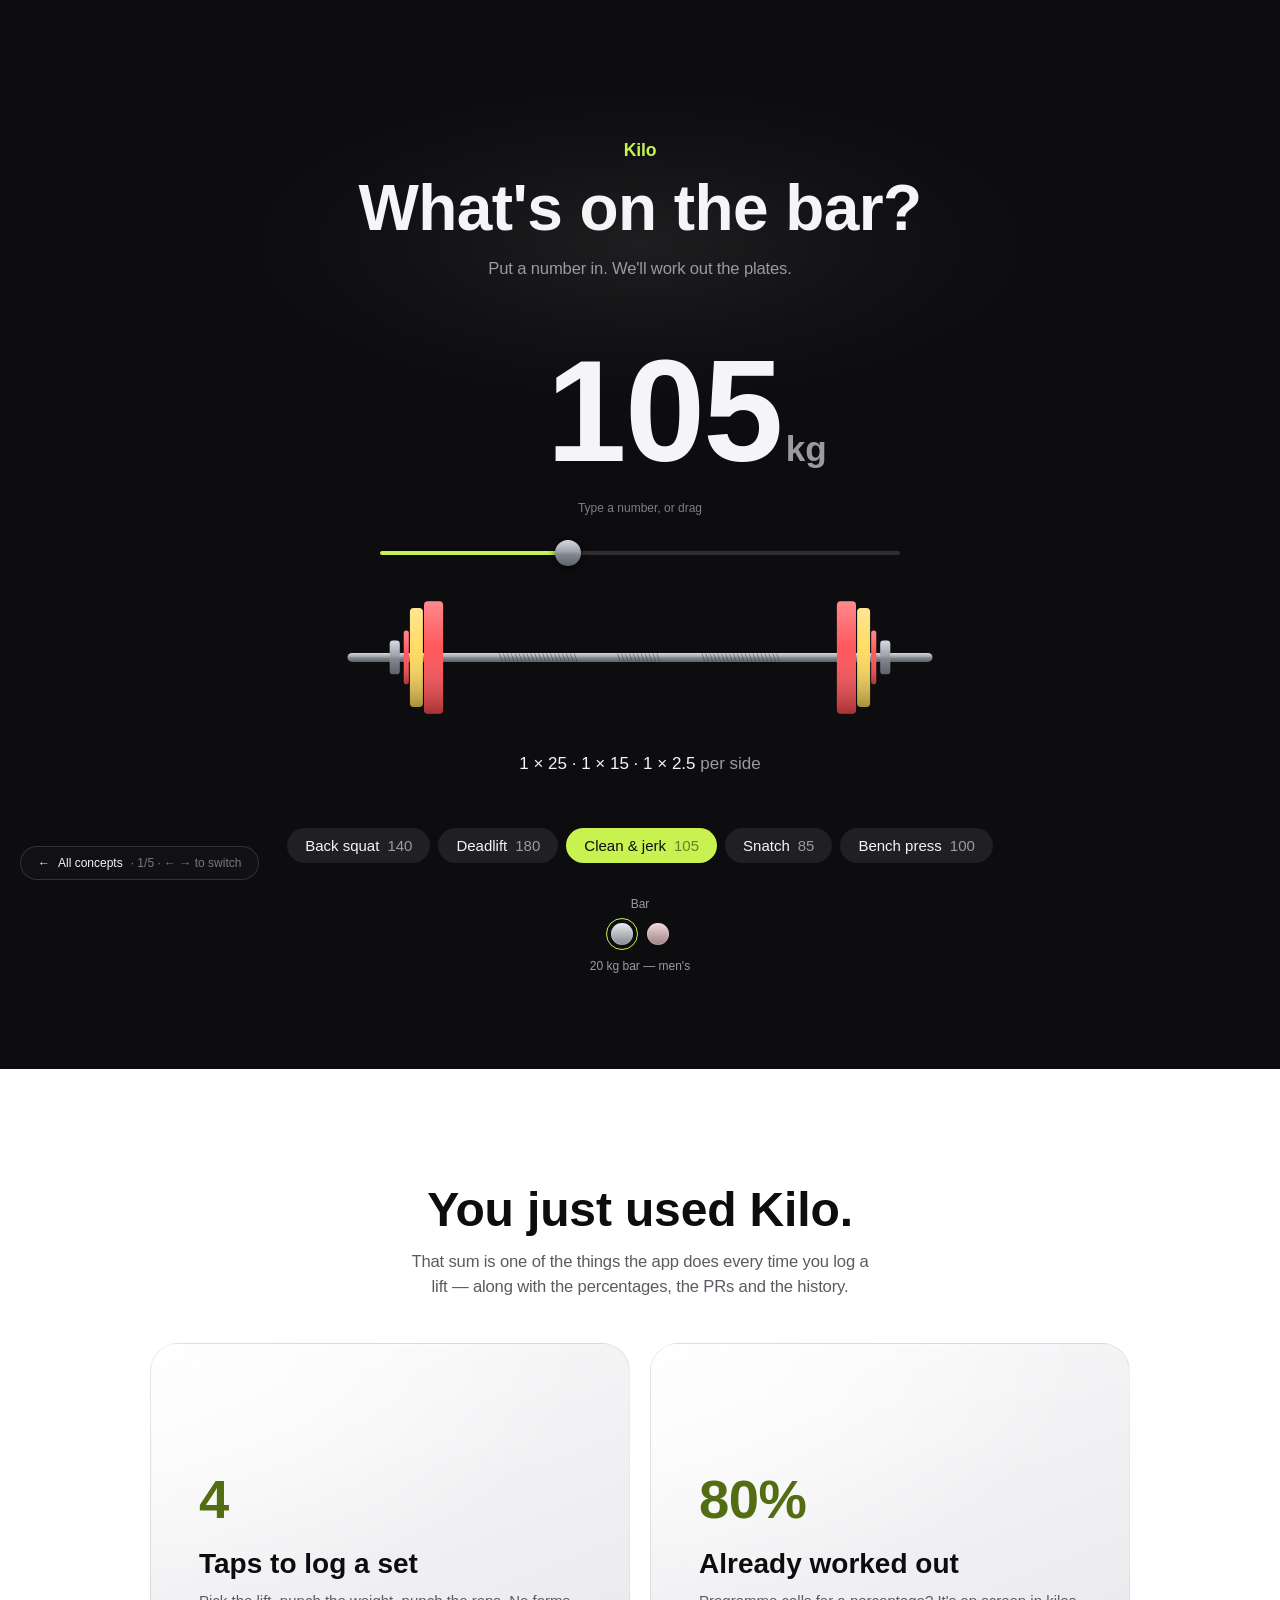
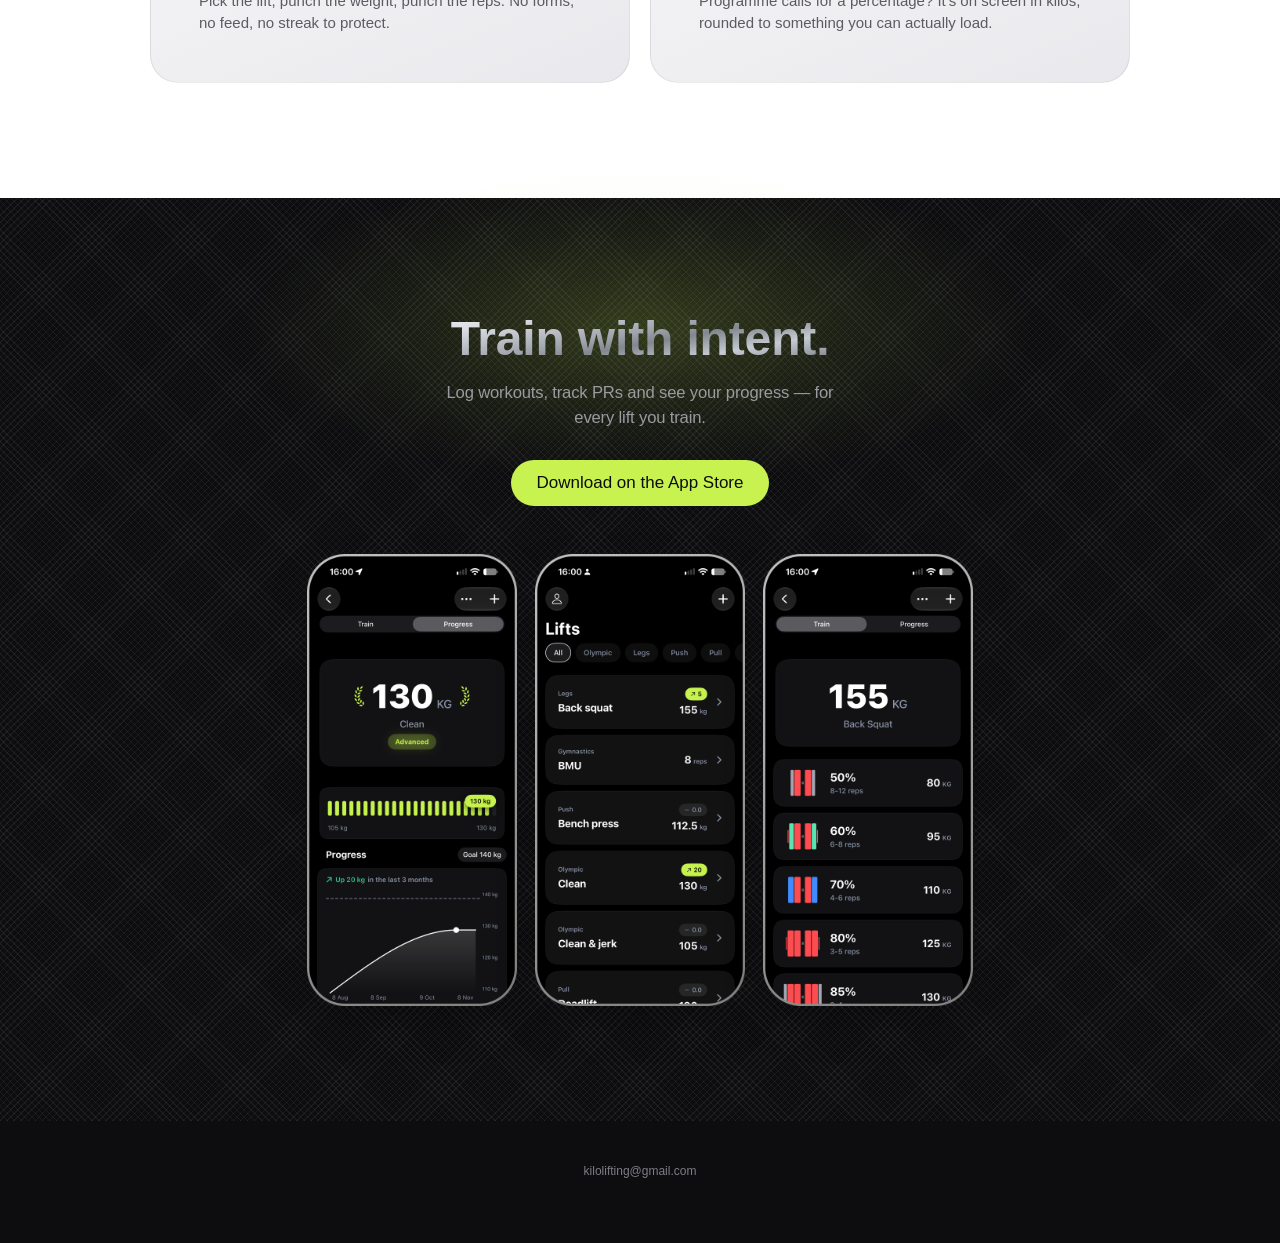
<file: kilo/concepts/01-plate-calculator.html>
<!DOCTYPE html>
<html lang="en">
<head>
<meta charset="UTF-8">
<meta name="viewport" content="width=device-width, initial-scale=1.0">
<title>Kilo · What's on the bar?</title>
<link rel="shortcut icon" type="image/png" href="../images/app-icon.png">
<link rel="stylesheet" href="kilo.css?v=5">
<style>
    .hero { padding: clamp(48px, 7vw, 88px) 22px clamp(30px, 4vw, 48px); text-align: center; }
    .hero .eyebrow { margin-bottom: 14px; }
    .hero h1 { margin-bottom: 14px; }
    .hero .sub { color: var(--text-2); max-width: 36ch; margin: 0 auto; }

    /* ---- The calculator, as the hero's product shot ---- */
    .tool { padding: 0 22px clamp(56px, 8vw, 96px); }
    .tool__in { max-width: var(--col); margin: 0 auto; text-align: center; }

    .entry { display: flex; align-items: baseline; justify-content: center; gap: 4px; }
    .entry input {
        font: inherit; font-size: clamp(4.5rem, 15vw, 9rem); font-weight: 600;
        letter-spacing: -0.012em; line-height: 1;
        background: none; border: 0; outline: none; color: var(--text);
        caret-color: var(--acid);
        width: 4.1ch; text-align: right; padding: 0;
        font-variant-numeric: tabular-nums; caret-color: var(--accent);
    }
    .entry input::-webkit-outer-spin-button,
    .entry input::-webkit-inner-spin-button { -webkit-appearance: none; margin: 0; }
    .entry input[type=number] { -moz-appearance: textfield; }
    .entry .unit { font-size: clamp(1.4rem, 3.4vw, 2.2rem); font-weight: 600;
                   color: var(--text-2); }
    .hint { font-size: 12px; color: var(--text-3); margin-top: 6px; }

    .slider { width: min(520px, 100%); margin: 26px auto 8px; display: block;
              -webkit-appearance: none; appearance: none; background: none; height: 24px; }
    .slider::-webkit-slider-runnable-track {
        height: 4px; border-radius: 2px;
        background: linear-gradient(90deg, var(--acid) 0%, var(--acid) var(--pct,40%),
                    rgba(255,255,255,.14) var(--pct,40%), rgba(255,255,255,.14) 100%);
    }
    .slider::-webkit-slider-thumb {
        -webkit-appearance: none; width: 26px; height: 26px; border-radius: 50%;
        background: var(--metal-flat); margin-top: -11px; cursor: grab;
        box-shadow: 0 2px 8px rgba(0,0,0,.6);
    }
    .slider::-webkit-slider-thumb:active { cursor: grabbing; }
    .slider::-moz-range-track { height: 4px; border-radius: 2px; background: rgba(255,255,255,.14); }
    .slider::-moz-range-progress { height: 4px; border-radius: 2px; background: var(--acid); }
    .slider::-moz-range-thumb { width: 26px; height: 26px; border: 0; border-radius: 50%;
        background: #d7dae0; box-shadow: 0 2px 8px rgba(0,0,0,.6); cursor: grab; }

    .bar-holder { margin: 6px auto 12px; max-width: 900px; }
    .kbar { width: 100%; height: auto; display: block; overflow: visible; }
    .kbar__total { display: none; }
    .kbar__plate { animation: plateDrop .45s var(--ease) backwards; }
    @keyframes plateDrop {
        from { opacity: 0; transform: translateY(-34px) scaleY(.78); }
        to   { opacity: 1; transform: translateY(0) scaleY(1); }
    }

    .readout { font-size: 17px; color: var(--text); min-height: 24px; }
    .readout .muted { color: var(--text-2); }
    .notice { font-size: 15px; color: var(--acid); margin-top: 8px; min-height: 22px; }
    .notice:empty { margin-top: 0; }

    .presets { display: flex; flex-wrap: wrap; gap: 8px; justify-content: center;
               margin-top: 28px; }
    .preset {
        border: 0; background: rgba(255,255,255,.08); color: var(--text);
        border-radius: var(--r-pill); padding: 9px 18px;
        font-family: inherit; font-size: 15px; cursor: pointer;
        transition: background .2s var(--ease), color .2s var(--ease);
    }
    .preset:hover { background: rgba(255,255,255,.16); }
    .preset[aria-pressed="true"] { background: var(--acid); color: var(--on-acid); }
    .preset .w { color: var(--text-2); margin-left: 8px; font-variant-numeric: tabular-nums; }
    .preset[aria-pressed="true"] .w { color: rgba(13,13,15,.5); }

    .picker { margin-top: 34px; }
    .picker .lbl { font-size: 12px; color: var(--text-2); margin-bottom: 12px; }

    /* ---- Feature sections ---- */
    .feat { display: grid; grid-template-columns: 1fr 1fr; gap: 20px; }
    .feat .ap-card { display: flex; flex-direction: column; justify-content: flex-end;
                     min-height: 340px; }
    .feat h3 { margin-bottom: 10px; }
    .feat p { color: var(--text-2); font-size: 15px; line-height: 1.45; }
    .feat .big { font-size: clamp(2.4rem, 5vw, 3.4rem); font-weight: 600;
                 letter-spacing: -0.01em; margin-bottom: 8px;
                 font-variant-numeric: tabular-nums; color: var(--acid-text); }

    .shots { display: flex; justify-content: center; gap: 18px; flex-wrap: wrap;
             margin-top: clamp(30px, 4vw, 48px); }
    .shots img { width: 210px; border-radius: 26px;
                 box-shadow: 0 18px 50px -16px rgba(0,0,0,.4); }

    .foot { text-align: center; padding: 40px 22px 64px; }
    .foot a { color: var(--text-3); font-size: 12px; text-decoration: none; }
    .foot a:hover { color: var(--text-2); }

    @media (max-width: 760px) {
        .feat { grid-template-columns: 1fr; }
        .feat .ap-card { min-height: 260px; }
        .shots img { width: 150px; }
    }
</style>
</head>
<body>

<nav class="ap-nav" data-nav>
    <div class="ap-nav__in">
        <span class="ap-nav__name">Kilo <small>Plate calculator</small></span>
        <span class="ap-nav__sp"></span>
        <span class="ap-btn ap-btn--sm ap-btn--ghost tnum" id="nav-weight">105 kg</span>
        <a class="ap-btn ap-btn--sm ap-btn--primary"
           href="https://apps.apple.com/app/kilo-your-lifts-in-one-place/id6739643969"
           target="_blank" rel="noopener">Download</a>
    </div>
</nav>

<header class="hero mat-glow" data-nav-after>
    <p class="eyebrow ap-eyebrow">Kilo</p>
    <h1 class="ap-hero">What's on the bar?</h1>
    <p class="sub ap-body">Put a number in. We'll work out the plates.</p>
</header>

<section class="tool">
    <div class="tool__in">
        <div class="entry">
            <input id="weight" type="number" value="105" min="0" max="350" step="2.5"
                   inputmode="decimal" aria-label="Total weight in kilograms">
            <span class="unit">kg</span>
        </div>
        <p class="hint">Type a number, or drag</p>

        <input id="slider" class="slider" type="range" min="20" max="260" step="2.5"
               value="105" aria-label="Total weight">

        <div class="bar-holder" id="bar"></div>

        <p class="readout" id="readout"></p>
        <p class="notice" id="notice"></p>

        <div class="presets" id="presets"></div>

        <div class="picker">
            <p class="lbl">Bar</p>
            <div class="ap-swatches" data-swatch>
                <button class="ap-swatch" style="--sw:linear-gradient(180deg,#e8ebf0,#83878f)" data-value="20"
                        data-label="20 kg bar — men's" aria-checked="true"></button>
                <button class="ap-swatch" style="--sw:linear-gradient(180deg,#f0d9db,#9e8183)" data-value="15"
                        data-label="15 kg bar — women's" aria-checked="false"></button>
            </div>
            <p class="ap-swatch-label">20 kg bar — men's</p>
        </div>
    </div>
</section>

<section class="ap-section ap-section--invert">
    <div class="ap-col">
        <div class="ap-center ap-reveal" style="max-width:52ch;margin:0 auto 44px">
            <h2 class="ap-h2" style="margin-bottom:14px">You just used Kilo.</h2>
            <p class="ap-body ap-dim">That sum is one of the things the app does every
               time you log a lift — along with the percentages, the PRs and the history.</p>
        </div>
        <div class="feat">
            <div class="ap-card ap-card--lift ap-reveal" data-d="1">
                <p class="big tnum">4</p>
                <h3 class="ap-h3">Taps to log a set</h3>
                <p>Pick the lift, punch the weight, punch the reps. No forms, no feed,
                   no streak to protect.</p>
            </div>
            <div class="ap-card ap-reveal" data-d="2">
                <p class="big tnum">80%</p>
                <h3 class="ap-h3">Already worked out</h3>
                <p>Programme calls for a percentage? It's on screen in kilos, rounded
                   to something you can actually load.</p>
            </div>
        </div>
    </div>
</section>

<section class="ap-section ap-center mat-glow mat-glow--acid mat-knurl">
    <div class="ap-col">
        <h2 class="ap-h2 ap-reveal" style="margin-bottom:16px">
            <span class="mat-metal">Train with intent.</span></h2>
        <p class="ap-body ap-dim ap-reveal" data-d="1" style="max-width:44ch;margin:0 auto 30px">
           Log workouts, track PRs and see your progress — for every lift you train.</p>
        <div class="ap-reveal" data-d="2">
            <a class="ap-btn ap-btn--primary"
               href="https://apps.apple.com/app/kilo-your-lifts-in-one-place/id6739643969"
               target="_blank" rel="noopener">Download on the App Store</a>
        </div>
        <div class="shots ap-reveal" data-d="3">
            <img src="../images/app-screen-1.png" alt="">
            <img src="../images/app-screen-2.png" alt="">
            <img src="../images/app-screen-3.png" alt="">
        </div>
    </div>
</section>

<footer class="foot"><a href="mailto:kilolifting@gmail.com">kilolifting@gmail.com</a></footer>

<script src="plates.js?v=5"></script>
<script src="concept.js?v=5"></script>
<script>
(function () {
    var input    = document.getElementById('weight');
    var slider   = document.getElementById('slider');
    var barEl    = document.getElementById('bar');
    var readout  = document.getElementById('readout');
    var notice   = document.getElementById('notice');
    var presetEl = document.getElementById('presets');
    var navW     = document.getElementById('nav-weight');

    var barWeight = 20;
    var increment = 2.5;

    var PRESETS = [
        { name: 'Back squat',   w: 140 },
        { name: 'Deadlift',     w: 180 },
        { name: 'Clean & jerk', w: 105 },
        { name: 'Snatch',       w: 85  },
        { name: 'Bench press',  w: 100 }
    ];

    PRESETS.forEach(function (p) {
        var b = document.createElement('button');
        b.className = 'preset';
        b.type = 'button';
        b.setAttribute('aria-pressed', 'false');
        b.innerHTML = p.name + '<span class="w">' + p.w + '</span>';
        b.dataset.w = p.w;
        b.addEventListener('click', function () { set(p.w, true); });
        presetEl.appendChild(b);
    });

    var lastSig = '';

    function render(requested) {
        var config = Kilo.calculatePlates(requested, {
            barWeight: barWeight, increment: increment
        });

        // Re-animating the whole bar on every keystroke is noise — only redraw
        // when the actual plate arrangement changes.
        var sig = config.totalWeight + ':' + config.perSide.map(function (p) {
            return p.weight + 'x' + p.count;
        }).join(',');
        if (sig !== lastSig) {
            barEl.innerHTML = Kilo.renderBar(config, { showLabels: false });
            lastSig = sig;
        }

        readout.innerHTML = config.perSide.length
            ? Kilo.describe(config).replace('per side', '<span class="muted">per side</span>')
            : '<span class="muted">Empty bar · ' + barWeight + ' kg</span>';

        // The honest bit: say so when the number they asked for can't be loaded.
        notice.textContent = Math.abs(config.totalWeight - requested) > 0.001
            ? requested + ' kg won’t load on a ' + barWeight + ' kg bar with ' +
              increment + ' kg plates. Nearest is ' + config.totalWeight + ' kg.'
            : '';

        navW.textContent = Kilo.fmt(config.totalWeight) + ' kg';

        Array.prototype.forEach.call(presetEl.children, function (b) {
            b.setAttribute('aria-pressed',
                String(parseFloat(b.dataset.w) === config.totalWeight));
        });

        var min = parseFloat(slider.min), max = parseFloat(slider.max);
        slider.style.setProperty('--pct',
            (((config.totalWeight - min) / (max - min)) * 100).toFixed(1) + '%');
    }

    function set(value, syncInput) {
        var v = Math.max(0, Math.min(350, value));
        if (syncInput) input.value = v;
        slider.value = Math.max(parseFloat(slider.min), Math.min(parseFloat(slider.max), v));
        render(v);
    }

    input.addEventListener('input', function () {
        var v = parseFloat(input.value);
        if (!isNaN(v)) set(v, false);
    });
    slider.addEventListener('input', function () { set(parseFloat(slider.value), true); });

    // The bar swatch is the shared Apple-style picker; it just reports a value.
    document.addEventListener('swatch', function (e) {
        barWeight = parseFloat(e.detail.value);
        lastSig = '';
        render(parseFloat(input.value) || 0);
    });

    set(105, true);
})();
</script>
<script src="ui.js?v=5"></script>
</body>
</html>
</file>
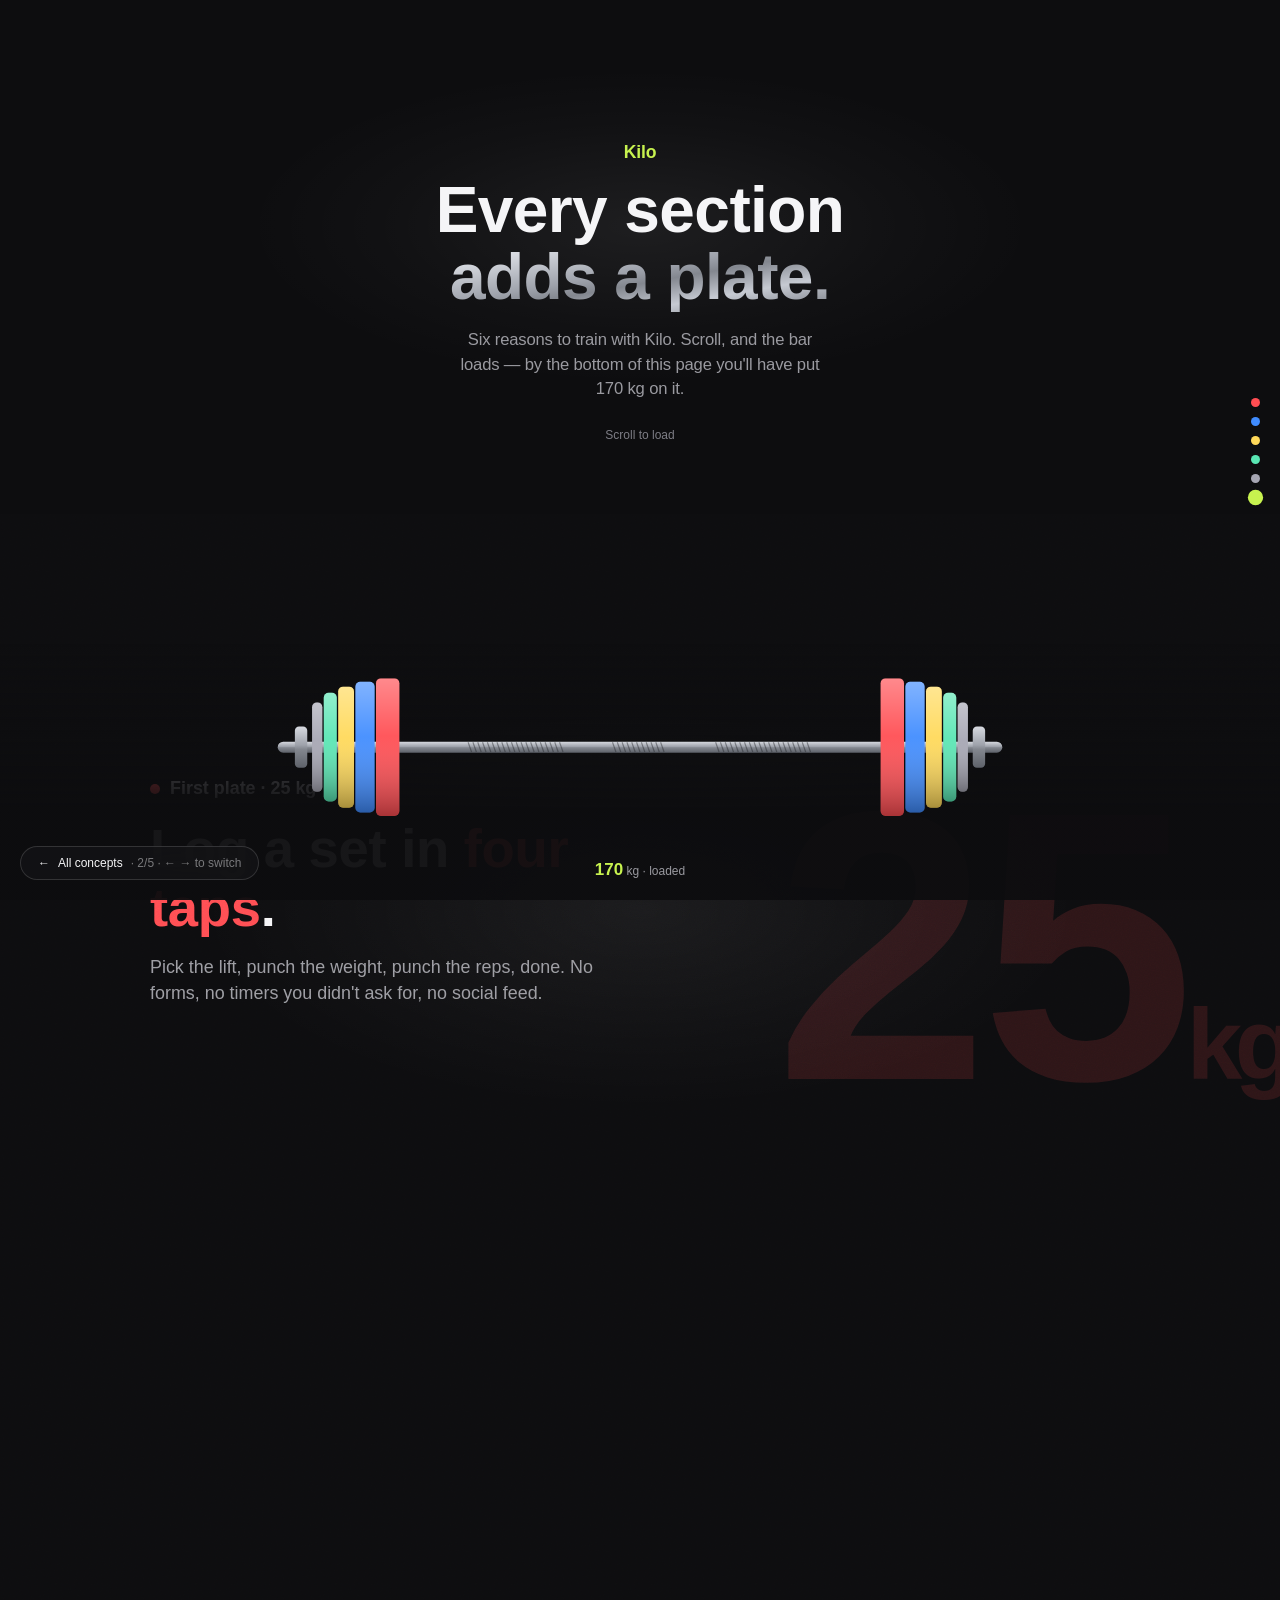
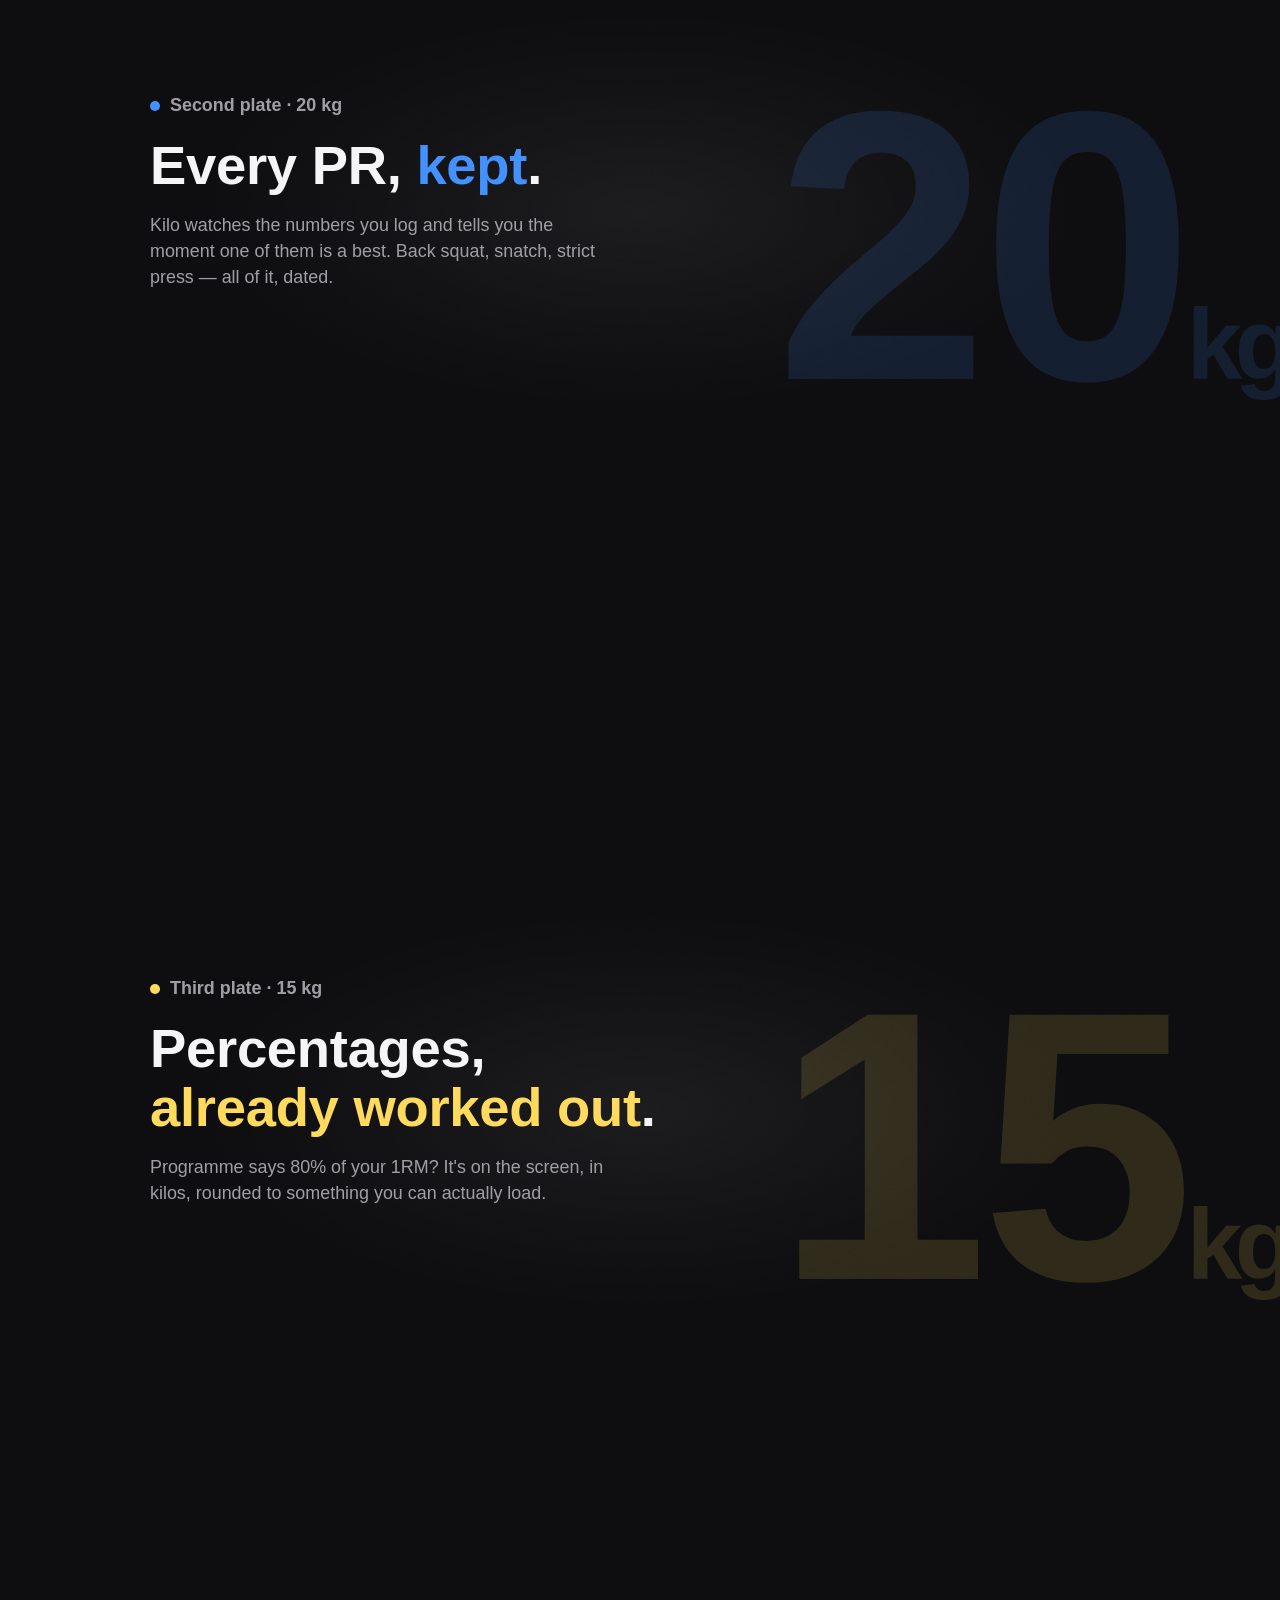
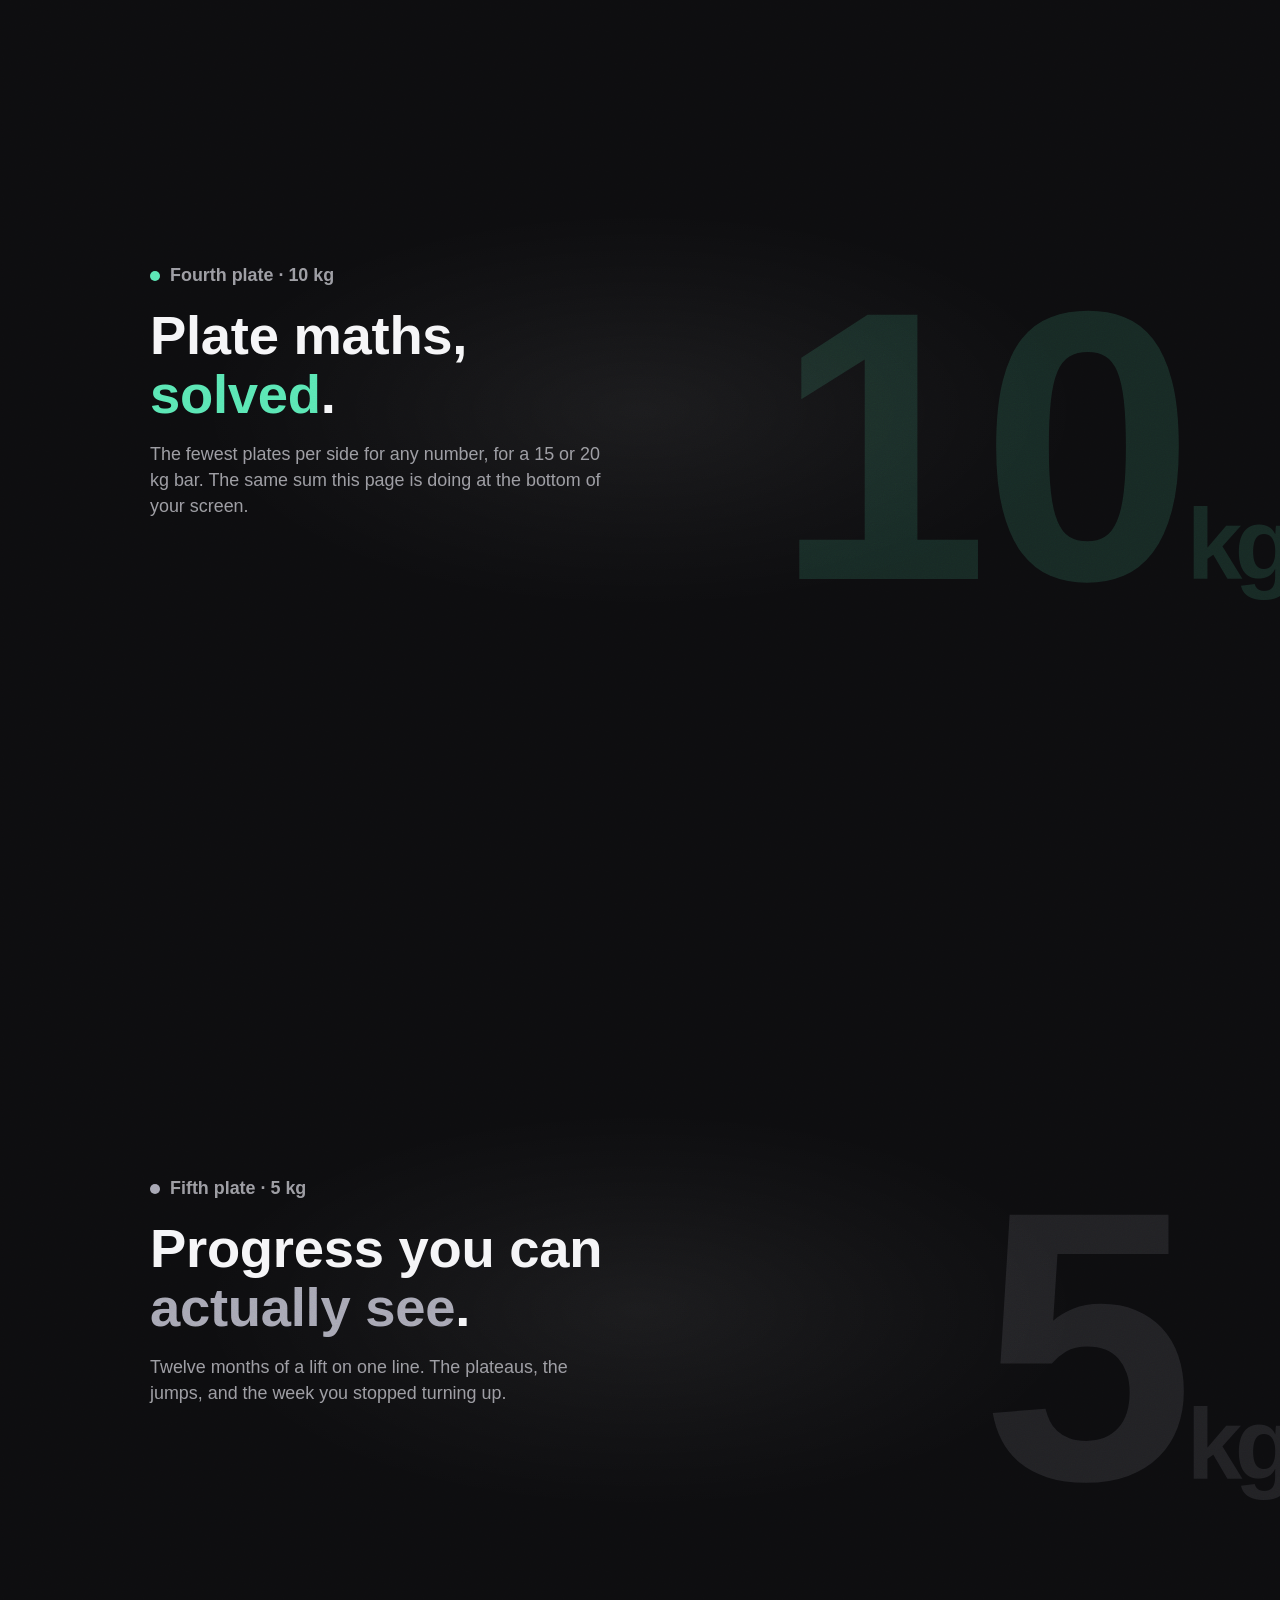
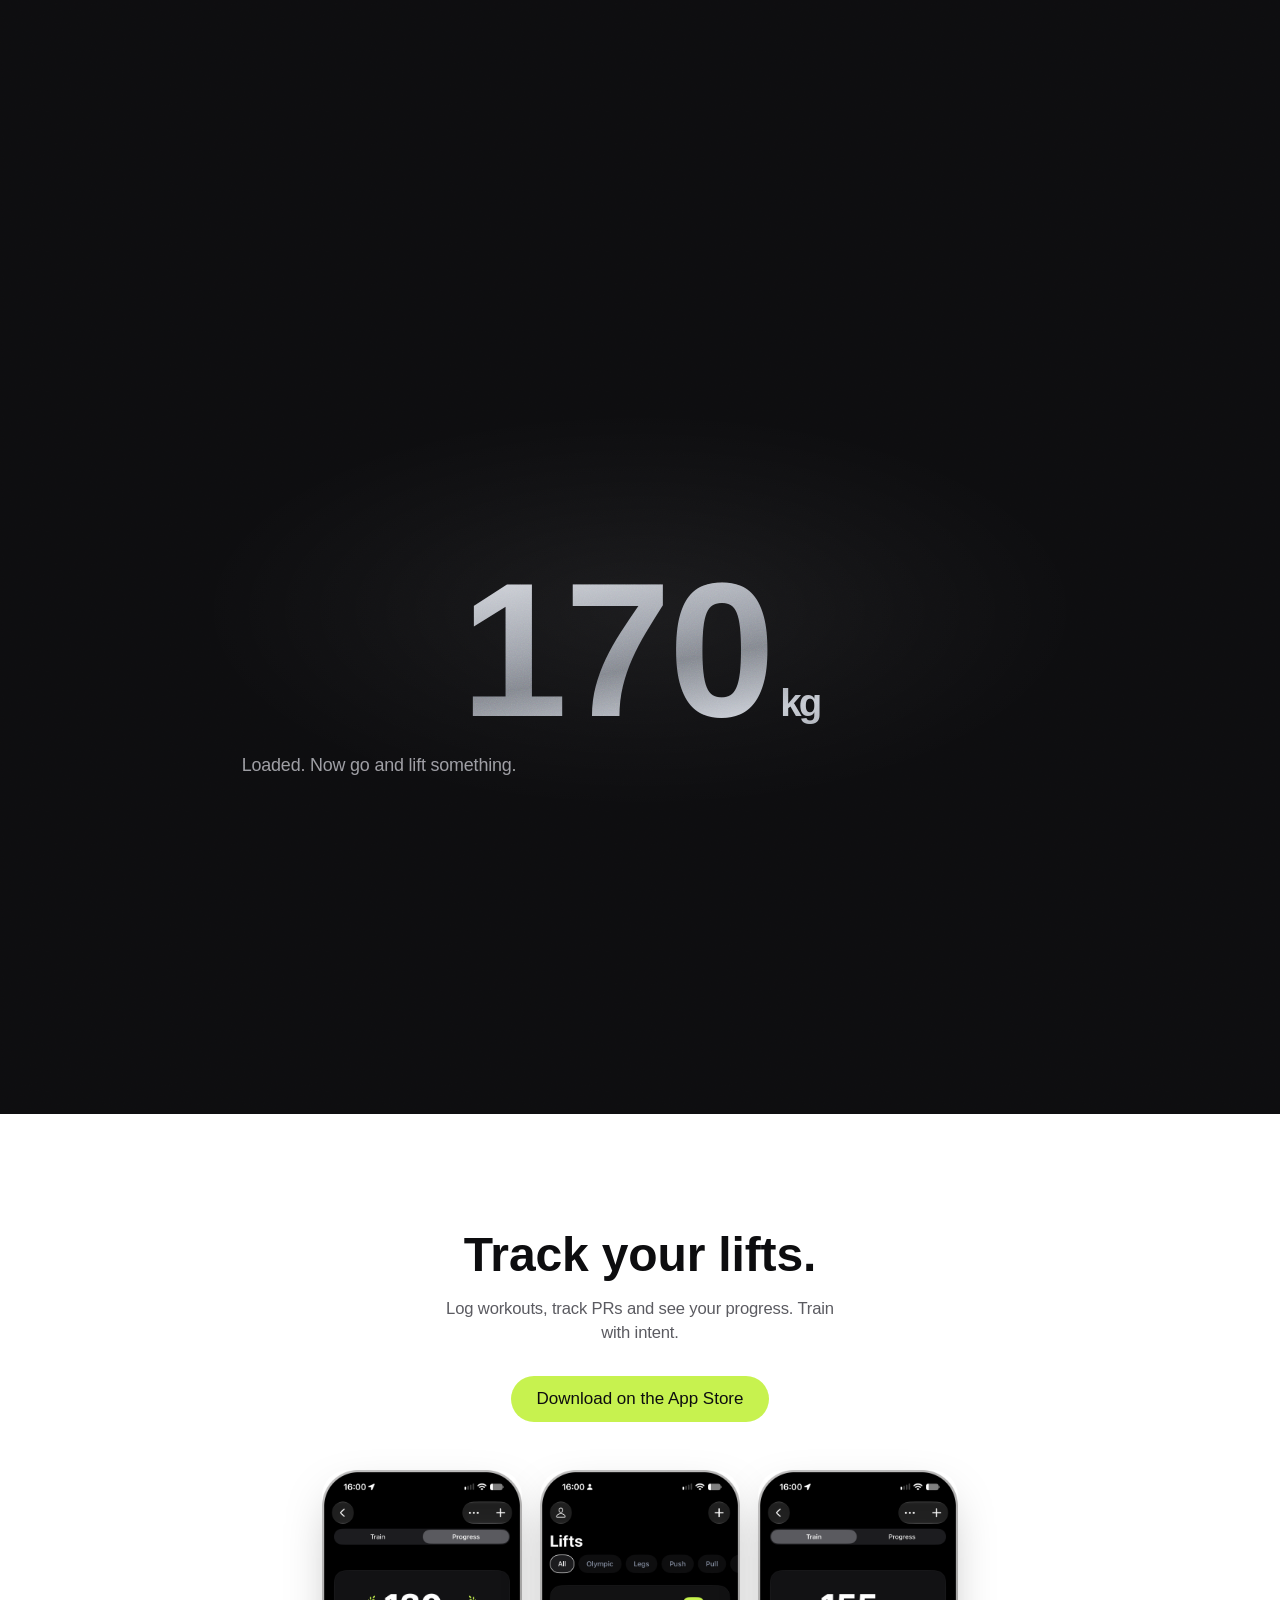
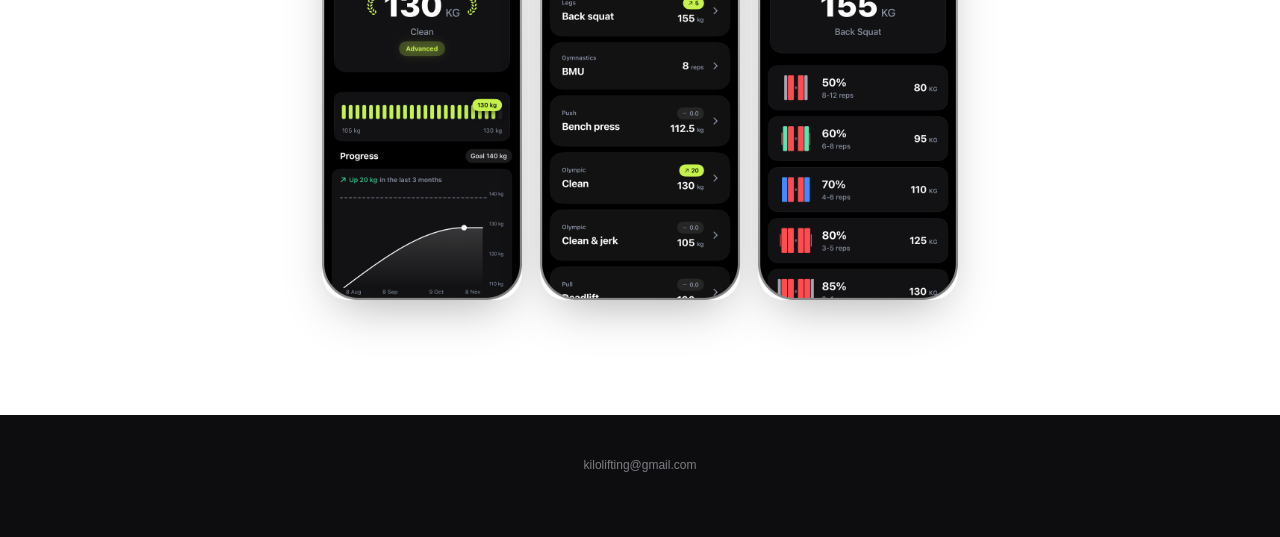
<file: kilo/concepts/02-loaded-scroll.html>
<!DOCTYPE html>
<html lang="en">
<head>
<meta charset="UTF-8">
<meta name="viewport" content="width=device-width, initial-scale=1.0">
<title>Kilo · Load the bar</title>
<link rel="shortcut icon" type="image/png" href="../images/app-icon.png">
<link rel="stylesheet" href="kilo.css?v=5">
<style>
    .hero { padding: clamp(48px, 7vw, 92px) 22px clamp(40px, 6vw, 72px); text-align: center; }
    .hero .eyebrow { margin-bottom: 14px; }
    .hero h1 { margin-bottom: 16px; }
    .hero .sub { color: var(--text-2); max-width: 40ch; margin: 0 auto 26px; }
    .hero .cue { font-size: 12px; color: var(--text-3); }

    /* ---- The dark chapter: a pinned bar that loads as you scroll ---- */
    .chapter { background: var(--ink); color: var(--text); position: relative; }

    .rack {
        position: fixed; left: 0; right: 0; bottom: 0; z-index: 40;
        padding: 0 0 20px; pointer-events: none;
        background: linear-gradient(to top, rgba(13,13,15,.96) 36%, rgba(13,13,15,0));
        opacity: 0; transition: opacity .45s var(--ease);
    }
    .rack.is-on { opacity: 1; }
    .rack svg { width: min(1100px, 92vw); height: auto; display: block; margin: 0 auto;
                overflow: visible; }
    .rack .tally {
        text-align: center; margin-top: 10px; font-size: 12px; color: var(--text-2);
        font-variant-numeric: tabular-nums;
    }
    .rack .tally b { color: var(--acid); font-weight: 600; font-size: 17px; }
    .kbar__total { display: none; }
    .kbar__plate { animation: plateLoad .55s var(--ease) backwards; }
    @keyframes plateLoad {
        from { opacity: 0; transform: translateX(44px) rotate(8deg); }
        to   { opacity: 1; transform: translateX(0) rotate(0); }
    }

    .step {
        min-height: 100svh; display: flex; align-items: center;
        position: relative; overflow: hidden; isolation: isolate;
        padding: 96px 22px 240px;
    }
    /* A grey wash behind each step, so the ghost numeral sits in light rather
       than on flat black. It arrives with the plate. */
    .step::before {
        content: ''; position: absolute; left: 50%; top: 44%; z-index: -1;
        width: min(1200px, 100%); height: 540px; transform: translate(-50%, -50%);
        background: radial-gradient(50% 50% at 50% 50%,
            rgb(255 255 255 / .06) 0%, rgb(255 255 255 / .018) 46%, transparent 74%);
        opacity: 0; transition: opacity 1s var(--ease); pointer-events: none;
    }
    .step.on::before { opacity: 1; }
    .step__in { max-width: var(--col); margin: 0 auto; width: 100%; position: relative; z-index: 2; }

    /* The section's plate weight, set enormous behind the copy. */
    .ghost {
        position: absolute; right: -8px; top: 50%; z-index: 1;
        transform: translateY(-56%);
        font-size: clamp(10rem, 30vw, 26rem); font-weight: 600; letter-spacing: -0.02em;
        line-height: .8; color: var(--tint); opacity: .13;
        pointer-events: none; user-select: none; font-variant-numeric: tabular-nums;
    }
    .ghost small { font-size: .26em; }

    .tag { display: inline-flex; align-items: center; gap: 10px; font-size: 17px;
           font-weight: 600; color: var(--tint); margin-bottom: 18px; }
    .tag i { width: 10px; height: 10px; border-radius: 50%; background: var(--tint); }

    .step h2 { font-size: clamp(2rem, 5.4vw, 3.4rem); font-weight: 600;
               letter-spacing: -0.005em; line-height: 1.07; max-width: 17ch;
               margin-bottom: 18px; }
    .step h2 em { font-style: normal; color: var(--tint); }
    .step p { font-size: clamp(1rem, 1.4vw, 1.25rem); color: var(--text-2);
              max-width: 46ch; line-height: 1.45; }

    .reveal { opacity: 0; transform: translateY(28px);
              transition: opacity .7s var(--ease), transform .7s var(--ease); }
    .step.on .reveal { opacity: 1; transform: none; }
    .step.on .reveal:nth-child(2) { transition-delay: .08s; }
    .step.on .reveal:nth-child(3) { transition-delay: .16s; }

    /* Progress rail, marked in plates rather than percent. */
    .rail { position: fixed; right: 20px; top: 50%; transform: translateY(-50%);
            z-index: 45; display: flex; flex-direction: column; gap: 10px;
            opacity: 0; transition: opacity .45s var(--ease); }
    .rail.is-on { opacity: 1; }
    .rail button { width: 9px; height: 9px; padding: 0; border-radius: 50%; border: 0;
                   cursor: pointer; transition: transform .25s var(--ease), opacity .25s; }
    .rail button[aria-current="true"] { transform: scale(1.7); }

    .total-card { text-align: center; padding: clamp(80px, 11vw, 150px) 22px; }
    .total-card .n { font-size: clamp(5rem, 17vw, 12rem); font-weight: 600;
                     letter-spacing: -0.015em; line-height: .9;
                     font-variant-numeric: tabular-nums; }
    .total-card .n small { font-size: .2em; color: var(--text-2); }
    .total-card p { color: var(--text-2); margin-top: 16px; }

    .shots { display: flex; justify-content: center; gap: 18px; flex-wrap: wrap;
             margin-top: clamp(30px, 4vw, 48px); }
    .shots img { width: 200px; border-radius: 26px;
                 box-shadow: 0 18px 50px -16px rgba(0,0,0,.35); }

    .foot { text-align: center; padding: 40px 22px 64px; }
    .foot a { color: var(--text-3); font-size: 12px; text-decoration: none; }

    @media (max-width: 760px) {
        .rail { display: none; }
        .step { padding: 80px 20px 210px; }
        .shots img { width: 150px; }
    }
</style>
</head>
<body>

<nav class="ap-nav" data-nav>
    <div class="ap-nav__in">
        <span class="ap-nav__name">Kilo <small>Load the bar</small></span>
        <span class="ap-nav__sp"></span>
        <span class="ap-btn ap-btn--sm ap-btn--ghost tnum" id="nav-weight">20 kg</span>
        <a class="ap-btn ap-btn--sm ap-btn--primary"
           href="https://apps.apple.com/app/kilo-your-lifts-in-one-place/id6739643969"
           target="_blank" rel="noopener">Download</a>
    </div>
</nav>

<header class="hero mat-glow" data-nav-after>
    <p class="eyebrow ap-eyebrow">Kilo</p>
    <h1 class="ap-hero">Every section<br><span class="mat-metal">adds a plate.</span></h1>
    <p class="sub ap-body">Six reasons to train with Kilo. Scroll, and the bar loads —
       by the bottom of this page you'll have put 170 kg on it.</p>
    <p class="cue">Scroll to load</p>
</header>

<nav class="rail" id="rail" aria-label="Sections"></nav>

<div class="chapter mat-grain" id="chapter">
    <section class="step" data-plate="25" style="--tint:#ff4d52">
        <div class="ghost tnum">25<small>kg</small></div>
        <div class="step__in">
            <p class="tag reveal"><i></i> First plate · 25 kg</p>
            <h2 class="reveal">Log a set in <em>four taps</em>.</h2>
            <p class="reveal">Pick the lift, punch the weight, punch the reps, done.
               No forms, no timers you didn't ask for, no social feed.</p>
        </div>
    </section>

    <section class="step" data-plate="20" style="--tint:#408cff">
        <div class="ghost tnum">20<small>kg</small></div>
        <div class="step__in">
            <p class="tag reveal"><i></i> Second plate · 20 kg</p>
            <h2 class="reveal">Every PR, <em>kept</em>.</h2>
            <p class="reveal">Kilo watches the numbers you log and tells you the moment
               one of them is a best. Back squat, snatch, strict press — all of it, dated.</p>
        </div>
    </section>

    <section class="step" data-plate="15" style="--tint:#ffd959">
        <div class="ghost tnum">15<small>kg</small></div>
        <div class="step__in">
            <p class="tag reveal"><i></i> Third plate · 15 kg</p>
            <h2 class="reveal">Percentages, <em>already worked out</em>.</h2>
            <p class="reveal">Programme says 80% of your 1RM? It's on the screen, in kilos,
               rounded to something you can actually load.</p>
        </div>
    </section>

    <section class="step" data-plate="10" style="--tint:#59e6b3">
        <div class="ghost tnum">10<small>kg</small></div>
        <div class="step__in">
            <p class="tag reveal"><i></i> Fourth plate · 10 kg</p>
            <h2 class="reveal">Plate maths, <em>solved</em>.</h2>
            <p class="reveal">The fewest plates per side for any number, for a 15 or 20 kg
               bar. The same sum this page is doing at the bottom of your screen.</p>
        </div>
    </section>

    <section class="step" data-plate="5" style="--tint:#a6a6b3">
        <div class="ghost tnum">5<small>kg</small></div>
        <div class="step__in">
            <p class="tag reveal"><i></i> Fifth plate · 5 kg</p>
            <h2 class="reveal">Progress you can <em>actually see</em>.</h2>
            <p class="reveal">Twelve months of a lift on one line. The plateaus, the jumps,
               and the week you stopped turning up.</p>
        </div>
    </section>

    <section class="step total-card mat-glow mat-glow--acid" data-plate="0" style="--tint:#c7f24f">
        <div class="step__in">
            <p class="n tnum reveal mat-metal">170<small> kg</small></p>
            <p class="ap-body reveal">Loaded. Now go and lift something.</p>
        </div>
    </section>
</div>

<section class="ap-section ap-section--invert ap-center">
    <div class="ap-col">
        <h2 class="ap-h2 ap-reveal" style="margin-bottom:16px">Track your lifts.</h2>
        <p class="ap-body ap-dim ap-reveal" data-d="1" style="max-width:44ch;margin:0 auto 30px">
           Log workouts, track PRs and see your progress. Train with intent.</p>
        <div class="ap-reveal" data-d="2">
            <a class="ap-btn ap-btn--primary"
               href="https://apps.apple.com/app/kilo-your-lifts-in-one-place/id6739643969"
               target="_blank" rel="noopener">Download on the App Store</a>
        </div>
        <div class="shots ap-reveal" data-d="3">
            <img src="../images/app-screen-1.png" alt="">
            <img src="../images/app-screen-2.png" alt="">
            <img src="../images/app-screen-3.png" alt="">
        </div>
    </div>
</section>

<footer class="foot"><a href="mailto:kilolifting@gmail.com">kilolifting@gmail.com</a></footer>

<div class="rack" id="rack" aria-hidden="true">
    <div id="bar"></div>
    <p class="tally"><b class="tnum" id="w">20</b> kg · <span id="wsub">empty bar</span></p>
</div>

<script src="plates.js?v=5"></script>
<script src="concept.js?v=5"></script>
<script>
(function () {
    var steps   = Array.prototype.slice.call(document.querySelectorAll('.step'));
    var barEl   = document.getElementById('bar');
    var wEl     = document.getElementById('w');
    var wSubEl  = document.getElementById('wsub');
    var navW    = document.getElementById('nav-weight');
    var rail    = document.getElementById('rail');
    var rack    = document.getElementById('rack');
    var chapter = document.getElementById('chapter');

    var BAR = 20;

    // Cumulative load after each step: the bar plus every plate added so far.
    var cumulative = [];
    var running = BAR;
    steps.forEach(function (s) {
        running += parseFloat(s.dataset.plate) * 2;
        cumulative.push(running);
    });

    steps.forEach(function (s, i) {
        var b = document.createElement('button');
        b.type = 'button';
        b.style.background = s.style.getPropertyValue('--tint');
        b.setAttribute('aria-label', 'Section ' + (i + 1) + ' — ' + cumulative[i] + ' kg');
        b.addEventListener('click', function () {
            s.scrollIntoView({ behavior: 'smooth', block: 'start' });
        });
        rail.appendChild(b);
    });

    var active = -1;

    function draw(index) {
        if (index === active) return;
        active = index;

        var total = cumulative[index];
        // Build the load from the plates the reader has "earned" rather than
        // asking the solver — the point is that these exact plates went on.
        var perSide = {};
        for (var i = 0; i <= index; i++) {
            var p = parseFloat(steps[i].dataset.plate);
            if (p > 0) perSide[p] = (perSide[p] || 0) + 1;
        }
        var order = Object.keys(perSide).map(parseFloat).sort(function (a, b) { return b - a; });
        var config = {
            barWeight: BAR,
            totalWeight: total,
            perSide: order.map(function (kg) {
                var spec = Kilo.SPECS.filter(function (s) { return s.kg === kg; })[0];
                return { weight: kg, count: perSide[kg], color: spec.color, spec: spec };
            })
        };
        config.plates = config.perSide;

        barEl.innerHTML = Kilo.renderBar(config, { showLabels: false });

        wEl.textContent = Kilo.fmt(total);
        navW.textContent = Kilo.fmt(total) + ' kg';
        wSubEl.textContent = index >= steps.length - 1 ? 'loaded'
            : order.length + (order.length === 1 ? ' plate a side' : ' plates a side');

        Array.prototype.forEach.call(rail.children, function (b, i) {
            b.setAttribute('aria-current', String(i === index));
            b.style.opacity = i <= index ? '1' : '.32';
        });

        steps.forEach(function (s, i) { s.classList.toggle('on', i <= index); });
    }

    // A step counts as active once its midpoint passes the middle of the viewport.
    var io = new IntersectionObserver(function (entries) {
        entries.forEach(function (e) {
            if (e.isIntersecting) draw(steps.indexOf(e.target));
        });
    }, { rootMargin: '-45% 0px -45% 0px', threshold: 0 });
    steps.forEach(function (s) { io.observe(s); });

    // The rack and rail belong to the dark chapter only — they'd be invisible
    // against the light sections either side of it.
    var chapterIO = new IntersectionObserver(function (entries) {
        entries.forEach(function (e) {
            rack.classList.toggle('is-on', e.isIntersecting);
            rail.classList.toggle('is-on', e.isIntersecting);
        });
    }, { rootMargin: '-10% 0px -10% 0px', threshold: 0 });
    chapterIO.observe(chapter);

    draw(0);
})();
</script>
<script src="ui.js?v=5"></script>
</body>
</html>
</file>
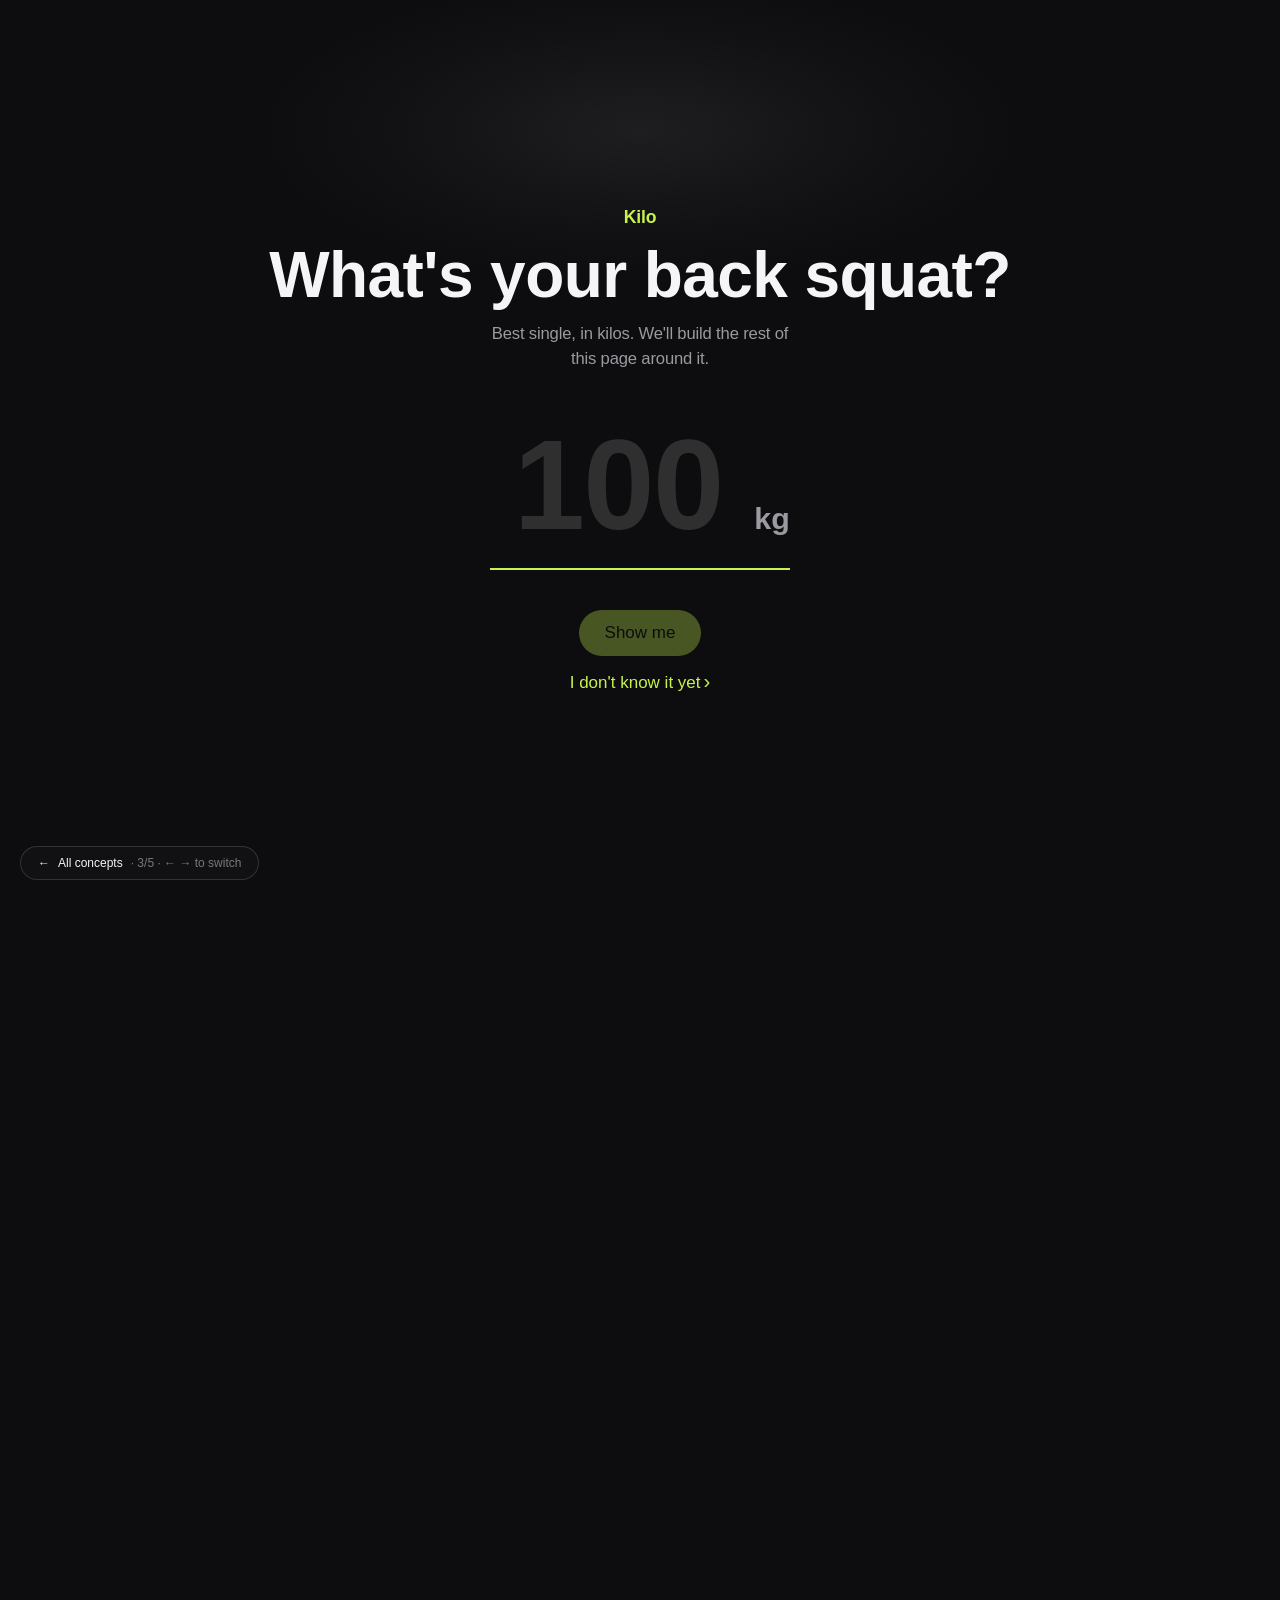
<file: kilo/concepts/03-your-number.html>
<!DOCTYPE html>
<html lang="en">
<head>
<meta charset="UTF-8">
<meta name="viewport" content="width=device-width, initial-scale=1.0">
<title>Kilo · What's your squat?</title>
<link rel="shortcut icon" type="image/png" href="../images/app-icon.png">
<link rel="stylesheet" href="kilo.css?v=5">
<style>
    /* ---- The gate: one question, nothing else ---- */
    .gate {
        position: fixed; inset: 0; z-index: 200; background: var(--ink);
        display: flex; flex-direction: column; align-items: center; justify-content: center;
        padding: 28px; text-align: center;
        transition: opacity .5s var(--ease), transform .5s var(--ease);
    }
    .gate.done { opacity: 0; transform: scale(1.04); pointer-events: none; }
    .gate .eyebrow { margin-bottom: 14px; }
    .gate h1 { margin-bottom: 12px; }
    .gate .hint { color: var(--text-2); margin-bottom: 40px; max-width: 34ch; }

    .gate-field { display: flex; align-items: baseline; gap: 8px; }
    .gate-field input {
        font: inherit; font-size: clamp(4rem, 14vw, 8rem); font-weight: 600;
        letter-spacing: -0.012em; line-height: 1; background: none; border: 0;
        outline: none; color: var(--text); width: 3.6ch; text-align: center; padding: 0;
        font-variant-numeric: tabular-nums; caret-color: var(--accent);
    }
    .gate-field input::-webkit-outer-spin-button,
    .gate-field input::-webkit-inner-spin-button { -webkit-appearance: none; margin: 0; }
    .gate-field input[type=number] { -moz-appearance: textfield; }
    .gate-field input::placeholder { color: rgba(255,255,255,.14); }
    .gate-field span { font-size: clamp(1.2rem, 3vw, 1.9rem); color: var(--text-2);
                       font-weight: 600; }
    .gate-rule { width: min(300px, 70vw); height: 2px; background: var(--hair);
                 margin: 10px auto 0; transition: background .25s var(--ease); }
    .gate-field:focus-within ~ .gate-rule { background: var(--acid); }

    .gate-acts { margin-top: 40px; display: flex; flex-direction: column;
                 align-items: center; gap: 16px; }

    /* ---- The site, now in their numbers ---- */
    .site { opacity: 0; transition: opacity .5s var(--ease) .2s; }
    .site.live { opacity: 1; }

    .hero { padding: clamp(48px, 7vw, 88px) 22px clamp(30px, 4vw, 44px); text-align: center; }
    .hero .eyebrow { margin-bottom: 14px; }
    .hero h1 { margin-bottom: 16px; }
    .hero h1 em { font-style: normal; color: var(--acid);
                  font-variant-numeric: tabular-nums; }
    .hero .sub { color: var(--text-2); max-width: 46ch; margin: 0 auto; }

    .grid { display: grid; grid-template-columns: 1.1fr 1fr; gap: 20px; align-items: start; }
    .ap-card h3 { margin-bottom: 20px; }

    /* Percentage table — the thing a lifter actually wants */
    .pct { width: 100%; border-collapse: collapse; }
    .pct th { text-align: left; font-size: 12px; font-weight: 400; color: var(--text-2);
              padding-bottom: 10px; }
    .pct th:last-child, .pct td:last-child { text-align: right; }
    .pct td { padding: 12px 0; border-top: 1px solid var(--hair);
              font-variant-numeric: tabular-nums; font-size: 15px; }
    .pct tr { cursor: pointer; }
    .pct tbody tr:hover td { color: var(--text); }
    .pct tr[aria-selected="true"] .p { color: var(--acid); font-weight: 600; }
    .pct .p { color: var(--text-2); width: 4.5ch; }
    .pct .kg { font-size: 17px; font-weight: 600; }
    .pct .load { color: var(--text-2); font-size: 13px; }

    .bar-panel { text-align: center; }
    .kbar { width: 100%; height: auto; overflow: visible; }
    .kbar__total { display: none; }
    .kbar__plate { animation: pop .4s var(--ease) backwards; }
    @keyframes pop { from { opacity: 0; transform: scale(.6) } to { opacity: 1; transform: scale(1) } }
    .bar-panel .big { font-size: clamp(2.6rem, 7vw, 4rem); font-weight: 600;
                      letter-spacing: -0.01em; font-variant-numeric: tabular-nums;
                      line-height: 1; margin-top: 6px; }
    .bar-panel .big small { font-size: .26em; color: var(--text-2); }
    .bar-panel .cap { color: var(--text-2); font-size: 13px; margin-top: 10px; }

    .proj { display: grid; grid-template-columns: repeat(3, 1fr); gap: 20px;
            text-align: center; }
    .proj > div { padding: 30px 22px; }
    .proj .n { font-size: clamp(2rem, 4vw, 2.6rem); font-weight: 600;
               letter-spacing: -0.01em; font-variant-numeric: tabular-nums; line-height: 1; }
    .proj .n small { font-size: .38em; color: var(--text-2); font-weight: 400; }
    .proj .l { font-size: 13px; color: var(--text-2); margin-top: 10px; line-height: 1.35; }
    .proj .up { color: var(--acid-text); }

    .shots { display: flex; justify-content: center; gap: 18px; flex-wrap: wrap;
             margin-top: clamp(30px, 4vw, 48px); }
    .shots img { width: 200px; border-radius: 26px;
                 box-shadow: 0 18px 50px -16px rgba(0,0,0,.35); }

    .foot { text-align: center; padding: 40px 22px 64px; }
    .foot a { color: var(--text-3); font-size: 12px; text-decoration: none; }

    @media (max-width: 800px) {
        .grid { grid-template-columns: 1fr; }
        .proj { grid-template-columns: 1fr; gap: 26px; }
        .shots img { width: 150px; }
    }
</style>
</head>
<body>

<!-- One question. Nothing else is shown until it's answered. -->
<div class="gate mat-glow" id="gate">
    <p class="eyebrow ap-eyebrow">Kilo</p>
    <h1 class="ap-hero">What's your back squat?</h1>
    <p class="hint ap-body">Best single, in kilos. We'll build the rest of this page around it.</p>

    <form id="gate-form">
        <div class="gate-field">
            <input id="squat" type="number" min="20" max="400" step="2.5" placeholder="100"
                   inputmode="decimal" autocomplete="off" aria-label="Back squat in kilograms">
            <span>kg</span>
        </div>
        <div class="gate-rule"></div>
    </form>

    <div class="gate-acts">
        <button class="ap-btn ap-btn--primary" id="go" type="button" disabled>Show me</button>
        <button class="ap-link" id="skip" type="button"
                style="background:none;border:0;cursor:pointer;font-family:inherit">
            I don't know it yet</button>
    </div>
</div>

<div class="site" id="site" aria-hidden="true">

    <nav class="ap-nav" data-nav>
        <div class="ap-nav__in">
            <span class="ap-nav__name">Kilo <small>Your numbers</small></span>
            <span class="ap-nav__sp"></span>
            <button class="ap-btn ap-btn--sm ap-btn--ghost" type="button" id="reset">
                Squat <b class="tnum" id="chip">—</b></button>
            <a class="ap-btn ap-btn--sm ap-btn--primary"
               href="https://apps.apple.com/app/kilo-your-lifts-in-one-place/id6739643969"
               target="_blank" rel="noopener">Download</a>
        </div>
    </nav>

    <header class="hero mat-glow" data-nav-after>
        <p class="eyebrow ap-eyebrow">Built from your number</p>
        <h1 class="ap-hero">At <em id="h-max">—</em>,<br>this is your training.</h1>
        <p class="sub ap-body">One lift on one day. Kilo does this for every lift you
           train, every time you log one.</p>
    </header>

    <section class="ap-section--tight wash wash--left">
        <div class="ap-col">
            <div class="grid">
                <div class="ap-card ap-reveal">
                    <h3 class="ap-h3">Your percentages</h3>
                    <table class="pct">
                        <thead><tr><th>%</th><th>Weight</th><th>Per side</th></tr></thead>
                        <tbody id="pct-body"></tbody>
                    </table>
                </div>
                <div class="ap-card ap-card--lift bar-panel ap-reveal" data-d="1">
                    <h3 class="ap-h3">On the bar</h3>
                    <div id="bar"></div>
                    <p class="big tnum" id="bar-kg">—</p>
                    <p class="cap" id="bar-cap">—</p>
                </div>
            </div>
        </div>
    </section>

    <section class="ap-section ap-section--invert">
        <div class="ap-col">
            <h2 class="ap-h2 ap-center ap-reveal" style="margin-bottom:44px">Where this goes.</h2>
            <div class="proj">
                <div class="ap-card ap-reveal" data-d="1">
                    <p class="n tnum" id="p-rep">—</p>
                    <p class="l">Estimated 5-rep max, from Epley</p>
                </div>
                <div class="ap-card ap-card--lift ap-reveal" data-d="2">
                    <p class="n tnum up" id="p-12">—</p>
                    <p class="l">In 12 weeks at +2.5 kg a week</p>
                </div>
                <div class="ap-card ap-reveal" data-d="3">
                    <p class="n tnum" id="p-tonnage">—</p>
                    <p class="l">Tonnage in one 5 × 5 at 75%</p>
                </div>
            </div>
        </div>
    </section>

    <section class="ap-section ap-center mat-glow mat-glow--acid mat-knurl">
        <div class="ap-col">
            <h2 class="ap-h2 ap-reveal" style="margin-bottom:16px">
                <span class="mat-metal">That took one number.</span></h2>
            <p class="ap-body ap-dim ap-reveal" data-d="1"
               style="max-width:44ch;margin:0 auto 30px">
               Kilo knows all of them. Log a lift and every percentage, plate load and
               projection here updates itself.</p>
            <div class="ap-reveal" data-d="2">
                <a class="ap-btn ap-btn--primary"
                   href="https://apps.apple.com/app/kilo-your-lifts-in-one-place/id6739643969"
                   target="_blank" rel="noopener">Download on the App Store</a>
            </div>
            <div class="shots ap-reveal" data-d="3">
                <img src="../images/app-screen-1.png" alt="">
                <img src="../images/app-screen-2.png" alt="">
                <img src="../images/app-screen-3.png" alt="">
            </div>
        </div>
    </section>

    <footer class="foot"><a href="mailto:kilolifting@gmail.com">kilolifting@gmail.com</a></footer>
</div>

<script src="plates.js?v=5"></script>
<script src="concept.js?v=5"></script>
<script>
(function () {
    var gate  = document.getElementById('gate');
    var form  = document.getElementById('gate-form');
    var input = document.getElementById('squat');
    var go    = document.getElementById('go');
    var site  = document.getElementById('site');

    var PCTS = [95, 90, 85, 80, 75, 70, 60, 50];
    var selected = 80;
    var oneRM = 100;

    function build() {
        document.getElementById('h-max').textContent = Kilo.fmt(oneRM) + ' kg';
        document.getElementById('chip').textContent = Kilo.fmt(oneRM) + ' kg';

        var tbody = document.getElementById('pct-body');
        tbody.innerHTML = '';

        PCTS.forEach(function (pct) {
            // snapOnce: a percentage is a derived number, so it should land on the
            // nearest loadable weight rather than being rounded twice.
            var cfg = Kilo.calculatePlates(oneRM * pct / 100,
                { barWeight: 20, increment: 2.5, snapOnce: true });

            var tr = document.createElement('tr');
            tr.setAttribute('aria-selected', String(pct === selected));
            tr.innerHTML =
                '<td class="p">' + pct + '%</td>' +
                '<td class="kg">' + Kilo.fmt(cfg.totalWeight) + '</td>' +
                '<td class="load">' + (cfg.perSide.length
                    ? cfg.perSide.map(function (p) { return p.count + '×' + Kilo.fmt(p.weight); }).join(' · ')
                    : 'bar only') + '</td>';
            tr.addEventListener('click', function () { selected = pct; build(); });
            tbody.appendChild(tr);
        });

        var target = Kilo.calculatePlates(oneRM * selected / 100,
            { barWeight: 20, increment: 2.5, snapOnce: true });
        document.getElementById('bar').innerHTML = Kilo.renderBar(target, { showLabels: false });
        document.getElementById('bar-kg').innerHTML =
            Kilo.fmt(target.totalWeight) + '<small> kg</small>';
        document.getElementById('bar-cap').textContent = selected + '% · ' + Kilo.describe(target);

        document.getElementById('p-rep').innerHTML =
            Kilo.fmt(Kilo.roundTo(oneRM / (1 + 5 / 30), 2.5)) + '<small> kg</small>';
        document.getElementById('p-12').innerHTML =
            '+30<small> kg → ' + Kilo.fmt(oneRM + 30) + '</small>';
        document.getElementById('p-tonnage').innerHTML =
            Kilo.fmt(Math.round(Kilo.roundTo(oneRM * 0.75, 2.5) * 25)) + '<small> kg</small>';
    }

    function enter(value) {
        oneRM = Kilo.roundTo(Math.max(20, Math.min(400, value)), 2.5);
        build();
        gate.classList.add('done');
        site.classList.add('live');
        site.setAttribute('aria-hidden', 'false');
        setTimeout(function () {
            gate.style.display = 'none';
            if (window.KiloUI) window.KiloUI.refresh();
        }, 550);
    }

    function valid() {
        var v = parseFloat(input.value);
        return !isNaN(v) && v >= 20 && v <= 400;
    }

    input.addEventListener('input', function () { go.disabled = !valid(); });
    form.addEventListener('submit', function (e) {
        e.preventDefault();
        if (valid()) enter(parseFloat(input.value));
    });
    go.addEventListener('click', function () { if (valid()) enter(parseFloat(input.value)); });
    document.getElementById('skip').addEventListener('click', function () { enter(100); });

    document.getElementById('reset').addEventListener('click', function () {
        gate.style.display = '';
        void gate.offsetWidth;   // force a reflow so the transition replays
        gate.classList.remove('done');
        site.classList.remove('live');
        input.value = '';
        go.disabled = true;
        window.scrollTo(0, 0);
        input.focus();
    });

    setTimeout(function () { input.focus(); }, 300);
})();
</script>
<script src="ui.js?v=5"></script>
</body>
</html>
</file>
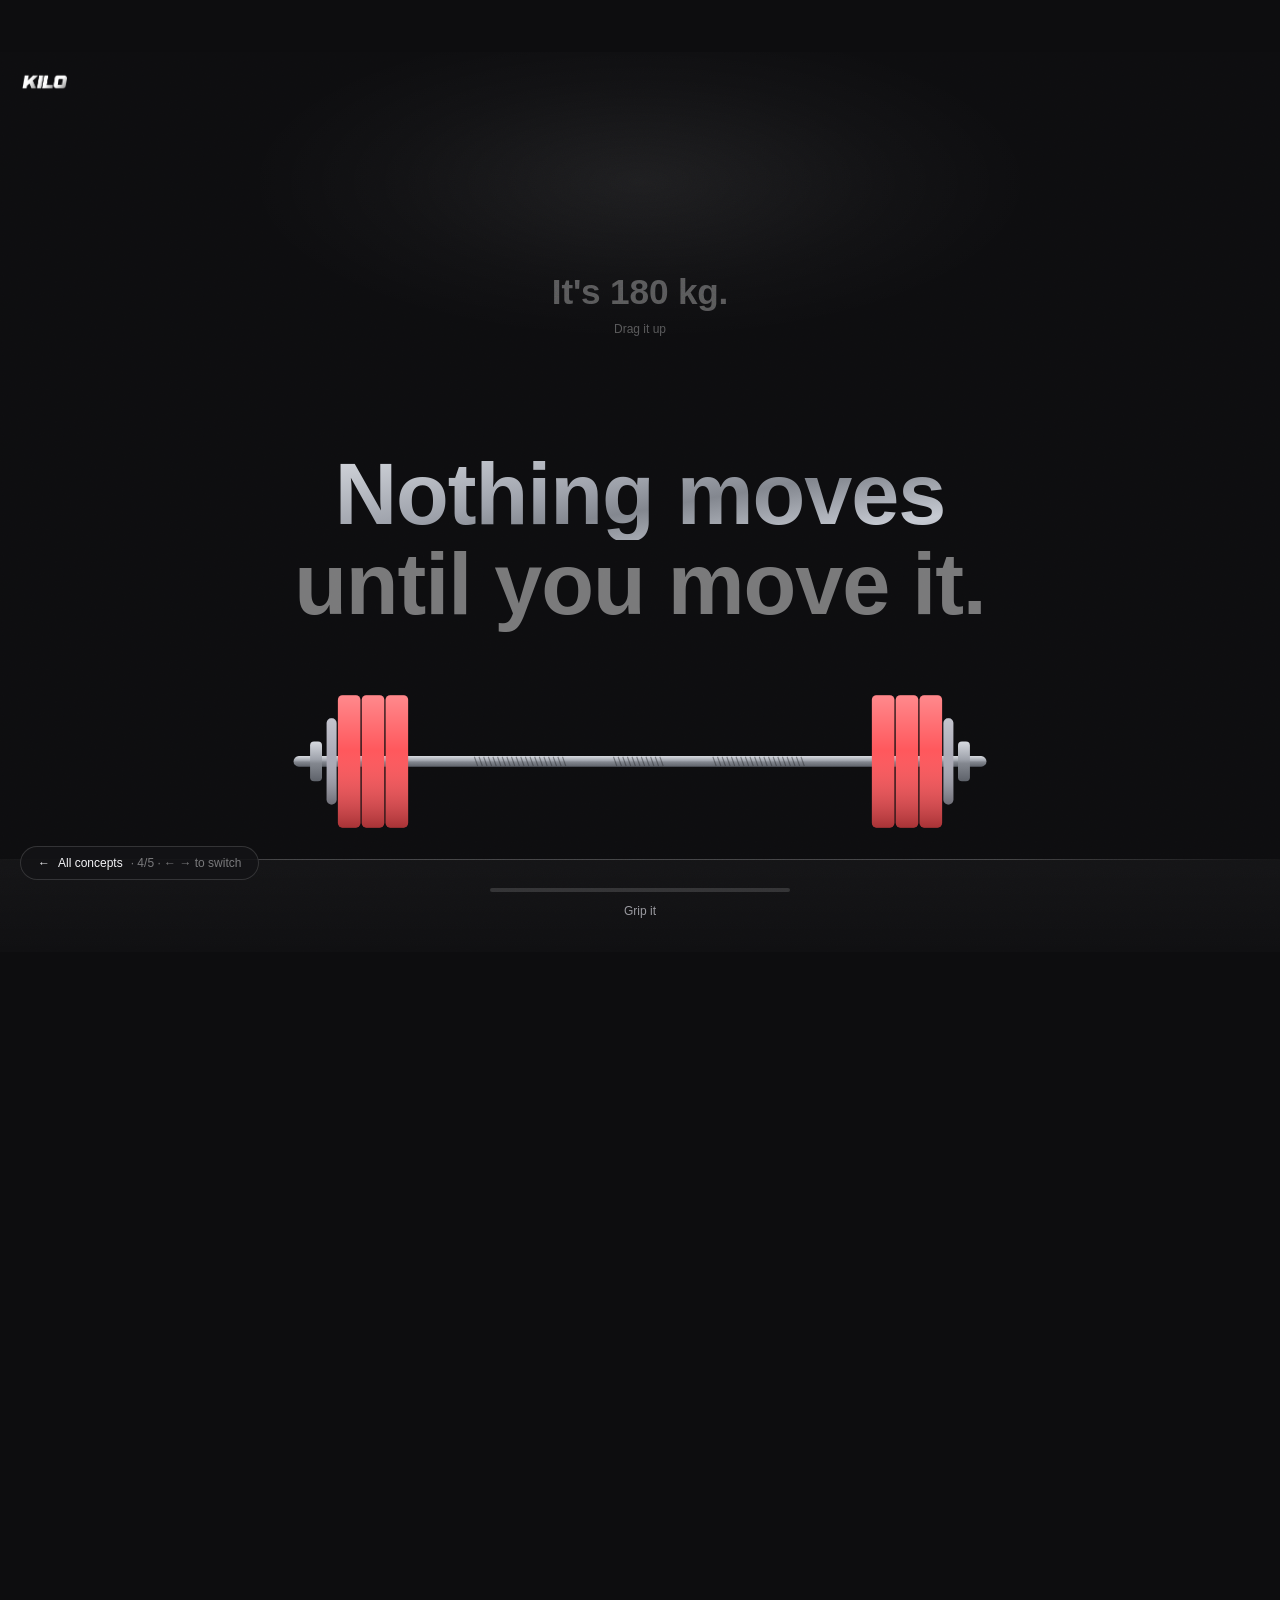
<file: kilo/concepts/04-drag-to-lift.html>
<!DOCTYPE html>
<html lang="en">
<head>
<meta charset="UTF-8">
<meta name="viewport" content="width=device-width, initial-scale=1.0">
<title>Kilo · Lift it</title>
<link rel="shortcut icon" type="image/png" href="../images/app-icon.png">
<link rel="stylesheet" href="kilo.css?v=5">
<style>
    body.locked { overflow: hidden; height: 100svh; }

    /* ---- The lift: a dark full-bleed opening ---- */
    .platform {
        position: relative; height: 100svh; overflow: hidden;
        background: var(--ink); color: var(--text);
        display: flex; flex-direction: column; justify-content: flex-end;
        touch-action: none;
    }

    .floor {
        position: absolute; left: 0; right: 0; bottom: 92px; height: 1px;
        background: linear-gradient(90deg, transparent, rgba(255,255,255,.2) 22%,
                    rgba(255,255,255,.2) 78%, transparent);
    }
    .floor::after {
        content: ''; position: absolute; left: 0; right: 0; top: 0; height: 130px;
        background: linear-gradient(to bottom, rgba(255,255,255,.03), transparent);
    }

    .brand { position: absolute; top: 20px; left: 22px; z-index: 5; }
    .brand img { height: 20px; }

    .instruction {
        position: absolute; top: 28%; left: 0; right: 0; text-align: center;
        transform: translateY(-50%); z-index: 1; pointer-events: none;
        transition: opacity .4s var(--ease);
    }
    .instruction .big { font-size: clamp(1.5rem, 3.4vw, 2.2rem); font-weight: 600;
                        letter-spacing: -0.005em; color: rgba(255,255,255,.3); }
    .instruction .small { font-size: 12px; color: rgba(255,255,255,.3); margin-top: 10px; }
    .lifted .instruction { opacity: 0; }
    @media (max-height: 620px) {
        .instruction { display: none; }
        .load h1 { font-size: clamp(1.9rem, 5.4vw, 3rem) !important; margin-bottom: 22px !important; }
    }

    /* Effort gauge fills as you pull. */
    .effort {
        position: absolute; left: 50%; bottom: 34px; transform: translateX(-50%);
        width: min(300px, 62vw); z-index: 4; text-align: center;
        transition: opacity .4s var(--ease);
    }
    .effort .track { height: 4px; border-radius: 2px; background: rgba(255,255,255,.14);
                     overflow: hidden; }
    .effort .fill { height: 100%; width: 0%; background: var(--acid);
                    transition: background .2s var(--ease); }
    .effort .label { font-size: 12px; color: var(--text-2); margin-top: 12px; }
    .lifted .effort { opacity: 0; }

    /* The thing being lifted: headline + loaded bar, as one rigid object. */
    .load { position: relative; z-index: 3; margin-bottom: 92px; will-change: transform;
            cursor: grab; user-select: none; -webkit-user-select: none; }
    .load.dragging { cursor: grabbing; }
    .load h1 { font-size: clamp(2.4rem, 7.4vw, 5.4rem); font-weight: 600;
               letter-spacing: -0.012em; line-height: 1.04; text-align: center;
               margin-bottom: 32px; padding: 0 22px; }
    .load h1 span { color: rgba(255,255,255,.45); display: block; }
    .load .kbar { width: min(1060px, 92vw); height: auto; display: block; margin: 0 auto;
                  overflow: visible; }
    .kbar__total { display: none; }
    .kbar__plate { animation: none; }
    .load .kbar { transform-origin: center; }

    /* ---- Everything below, which appears once the bar is overhead ---- */
    .after > * { opacity: 0; }
    .lifted-page .after > * { animation: massDrop .7s var(--ease) forwards; }
    .lifted-page .after > *:nth-child(1) { animation-delay: .05s; }
    .lifted-page .after > *:nth-child(2) { animation-delay: .16s; }
    .lifted-page .after > *:nth-child(3) { animation-delay: .27s; }
    @keyframes massDrop {
        0%   { opacity: 0; transform: translateY(-70px); }
        100% { opacity: 1; transform: translateY(0); }
    }

    .feat { display: grid; grid-template-columns: repeat(3, 1fr); gap: 20px; }
    .feat .ap-card { text-align: center; }
    .feat .big { font-size: clamp(2.2rem, 4.4vw, 3rem); font-weight: 600;
                 letter-spacing: -0.01em; margin-bottom: 8px;
                 font-variant-numeric: tabular-nums; color: var(--acid-text); }
    .feat h3 { margin-bottom: 8px; }
    .feat p { color: var(--text-2); font-size: 15px; line-height: 1.45; }

    .shots { display: flex; justify-content: center; gap: 18px; flex-wrap: wrap;
             margin-top: clamp(30px, 4vw, 48px); }
    .shots img { width: 200px; border-radius: 26px;
                 box-shadow: 0 18px 50px -16px rgba(0,0,0,.35); }

    .foot { text-align: center; padding: 40px 22px 64px; }
    .foot a { color: var(--text-3); font-size: 12px; text-decoration: none; }

    @media (max-width: 760px) {
        .feat { grid-template-columns: 1fr; }
        .shots img { width: 150px; }
        .load { margin-bottom: 78px; }
        .floor { bottom: 78px; }
    }
</style>
</head>
<body class="locked">

<nav class="ap-nav" data-nav>
    <div class="ap-nav__in">
        <span class="ap-nav__name">Kilo <small>180 kg</small></span>
        <span class="ap-nav__sp"></span>
        <a class="ap-btn ap-btn--sm ap-btn--ghost" href="#more">Explore</a>
        <a class="ap-btn ap-btn--sm ap-btn--primary"
           href="https://apps.apple.com/app/kilo-your-lifts-in-one-place/id6739643969"
           target="_blank" rel="noopener">Download</a>
    </div>
</nav>

<div class="platform mat-glow mat-grain" id="platform" data-nav-after>
    <div class="brand"><a href="/kilo/"><img class="k-wordmark"
        src="../images/wordmark.png" alt="Kilo"></a></div>
    <div class="floor"></div>

    <div class="instruction" id="instruction">
        <p class="big">It's 180 kg.</p>
        <p class="small">Drag it up</p>
    </div>

    <div class="load" id="load" role="button" tabindex="0"
         aria-label="Drag upward to lift the bar and reveal the page">
        <h1><span class="mat-metal">Nothing moves</span><span>until you move it.</span></h1>
        <div id="bar"></div>
    </div>

    <div class="effort" id="effort">
        <div class="track"><div class="fill" id="fill"></div></div>
        <p class="label" id="effort-label">Grip it</p>
    </div>
</div>

<div class="after" id="more">
    <section class="ap-section ap-section--invert">
        <div class="ap-col">
            <div class="ap-center" style="max-width:52ch;margin:0 auto 44px">
                <p class="ap-eyebrow" style="margin-bottom:12px">Kilo</p>
                <h2 class="ap-h2" style="margin-bottom:14px">Strength is the only
                    honest metric.</h2>
                <p class="ap-body ap-dim">Not streaks. Not badges. Not how many days in a
                   row you opened an app. Kilo tracks the one number that can't be
                   gamed — what you lifted.</p>
            </div>
            <div class="feat">
                <div class="ap-card">
                    <p class="big tnum">4</p>
                    <h3 class="ap-h3">Taps to log</h3>
                    <p>Lift, tap, rack. Nothing else on the screen.</p>
                </div>
                <div class="ap-card ap-card--lift">
                    <p class="big tnum">180</p>
                    <h3 class="ap-h3">Plate maths, solved</h3>
                    <p>The fewest plates a side, for any number you can think of.</p>
                </div>
                <div class="ap-card">
                    <p class="big tnum">26</p>
                    <h3 class="ap-h3">Months on one line</h3>
                    <p>The plateaus, the jumps, and the weeks you missed.</p>
                </div>
            </div>
        </div>
    </section>

    <section class="ap-section ap-center mat-glow mat-glow--acid mat-knurl">
        <div class="ap-col">
            <h2 class="ap-h2" style="margin-bottom:16px">
                <span class="mat-metal">Train with intent.</span></h2>
            <p class="ap-body ap-dim" style="max-width:44ch;margin:0 auto 30px">
               Log workouts, track PRs and see your progress.</p>
            <a class="ap-btn ap-btn--primary"
               href="https://apps.apple.com/app/kilo-your-lifts-in-one-place/id6739643969"
               target="_blank" rel="noopener">Download on the App Store</a>
            <div class="shots">
                <img src="../images/app-screen-1.png" alt="">
                <img src="../images/app-screen-2.png" alt="">
                <img src="../images/app-screen-3.png" alt="">
            </div>
        </div>
    </section>

    <footer class="foot"><a href="mailto:kilolifting@gmail.com">kilolifting@gmail.com</a></footer>
</div>

<script src="plates.js?v=5"></script>
<script src="concept.js?v=5"></script>
<script>
(function () {
    var platform = document.getElementById('platform');
    var load     = document.getElementById('load');
    var fill     = document.getElementById('fill');
    var effortLb = document.getElementById('effort-label');
    var instr    = document.getElementById('instruction');

    document.getElementById('bar').innerHTML =
        Kilo.renderBar(Kilo.calculatePlates(180, { barWeight: 20 }),
                       { showLabels: false, animate: false });

    var svg = load.querySelector('svg');

    var LIFT = 260;            // pixels of pull that count as a completed lift
    var lifted = false, dragging = false;
    var startY = 0, pull = 0, y = 0, vel = 0, raf = null;

    var reduced = window.matchMedia('(prefers-reduced-motion: reduce)').matches;

    // Resistance: the bar gets heavier the higher it goes, so the last third is
    // the hard part — the same shape as the real lift.
    function resist(raw) {
        var t = Math.max(0, raw) / LIFT;
        return (1 - Math.pow(1 - Math.min(t, 1), 1.9)) * LIFT +
               Math.max(0, raw - LIFT) * 0.25;
    }

    function paint() {
        var p = Math.min(1, Math.max(0, y / LIFT));
        load.style.transform = 'translate3d(0,' + (-y) + 'px,0)';
        // Whip: the sleeves bend as the middle is pulled.
        if (svg) svg.style.transform = 'scaleY(' + (1 - p * 0.035).toFixed(4) + ')';
        fill.style.width = (p * 100).toFixed(1) + '%';
        fill.style.background = p > 0.75 ? '#c6f24e' : p > 0.35 ? '#ffd959' : '#e4623f';

        if (!lifted) {
            effortLb.textContent = p < 0.04 ? 'Grip it'
                : p < 0.4 ? 'Off the floor'
                : p < 0.75 ? 'Through the knee'
                : p < 1 ? 'Lock it out' : 'Good lift';
        }
    }

    function spring() {
        // Settle back toward the floor when released short of lockout.
        vel += (0 - y) * 0.16;
        vel *= 0.72;
        y += vel;
        if (Math.abs(y) < 0.4 && Math.abs(vel) < 0.4) { y = 0; vel = 0; paint(); raf = null; return; }
        paint();
        raf = requestAnimationFrame(spring);
    }

    function complete() {
        if (lifted) return;
        lifted = true; dragging = false;
        if (raf) { cancelAnimationFrame(raf); raf = null; }

        load.style.transition = 'transform .75s ' +
            'cubic-bezier(.28,.11,.32,1)';
        load.style.transform = 'translate3d(0,' + (-LIFT - 40) + 'px,0)';
        if (svg) svg.style.transition = 'transform .75s ease';

        document.body.classList.remove('locked');
        document.body.classList.add('lifted-page');
        platform.classList.add('lifted');
        effortLb.textContent = 'Good lift';
        load.style.cursor = 'default';

        setTimeout(function () {
            window.scrollTo({ top: window.innerHeight * 0.6, behavior: 'smooth' });
        }, 640);
    }

    function down(clientY) {
        if (lifted) return;
        dragging = true; startY = clientY;
        if (raf) { cancelAnimationFrame(raf); raf = null; }
        load.classList.add('dragging');
        instr.style.opacity = '.25';
    }
    function move(clientY) {
        if (!dragging || lifted) return;
        pull = startY - clientY;
        y = resist(pull);
        paint();
        if (y >= LIFT) complete();
    }
    function up() {
        if (!dragging || lifted) return;
        dragging = false;
        load.classList.remove('dragging');
        instr.style.opacity = '';
        vel = 0;
        raf = requestAnimationFrame(spring);
    }

    load.addEventListener('pointerdown', function (e) {
        load.setPointerCapture(e.pointerId); down(e.clientY);
    });
    load.addEventListener('pointermove', function (e) { move(e.clientY); });
    load.addEventListener('pointerup', up);
    load.addEventListener('pointercancel', up);

    // Wheel and keyboard both count as pulling, so a trackpad or keyboard can lift it.
    platform.addEventListener('wheel', function (e) {
        if (lifted) return;
        e.preventDefault();
        pull = Math.max(0, pull + e.deltaY * 0.85);
        y = resist(pull);
        paint();
        if (y >= LIFT) complete();
    }, { passive: false });

    load.addEventListener('keydown', function (e) {
        if (lifted) return;
        if (e.key === 'ArrowUp' || e.key === ' ' || e.key === 'Enter') {
            e.preventDefault();
            pull += 60; y = resist(pull); paint();
            if (y >= LIFT) complete();
        }
    });

    // Anyone who prefers reduced motion gets the page without the workout.
    if (reduced) { LIFT = 1; complete(); }

    paint();
})();
</script>
<script src="ui.js?v=5"></script>
</body>
</html>
</file>
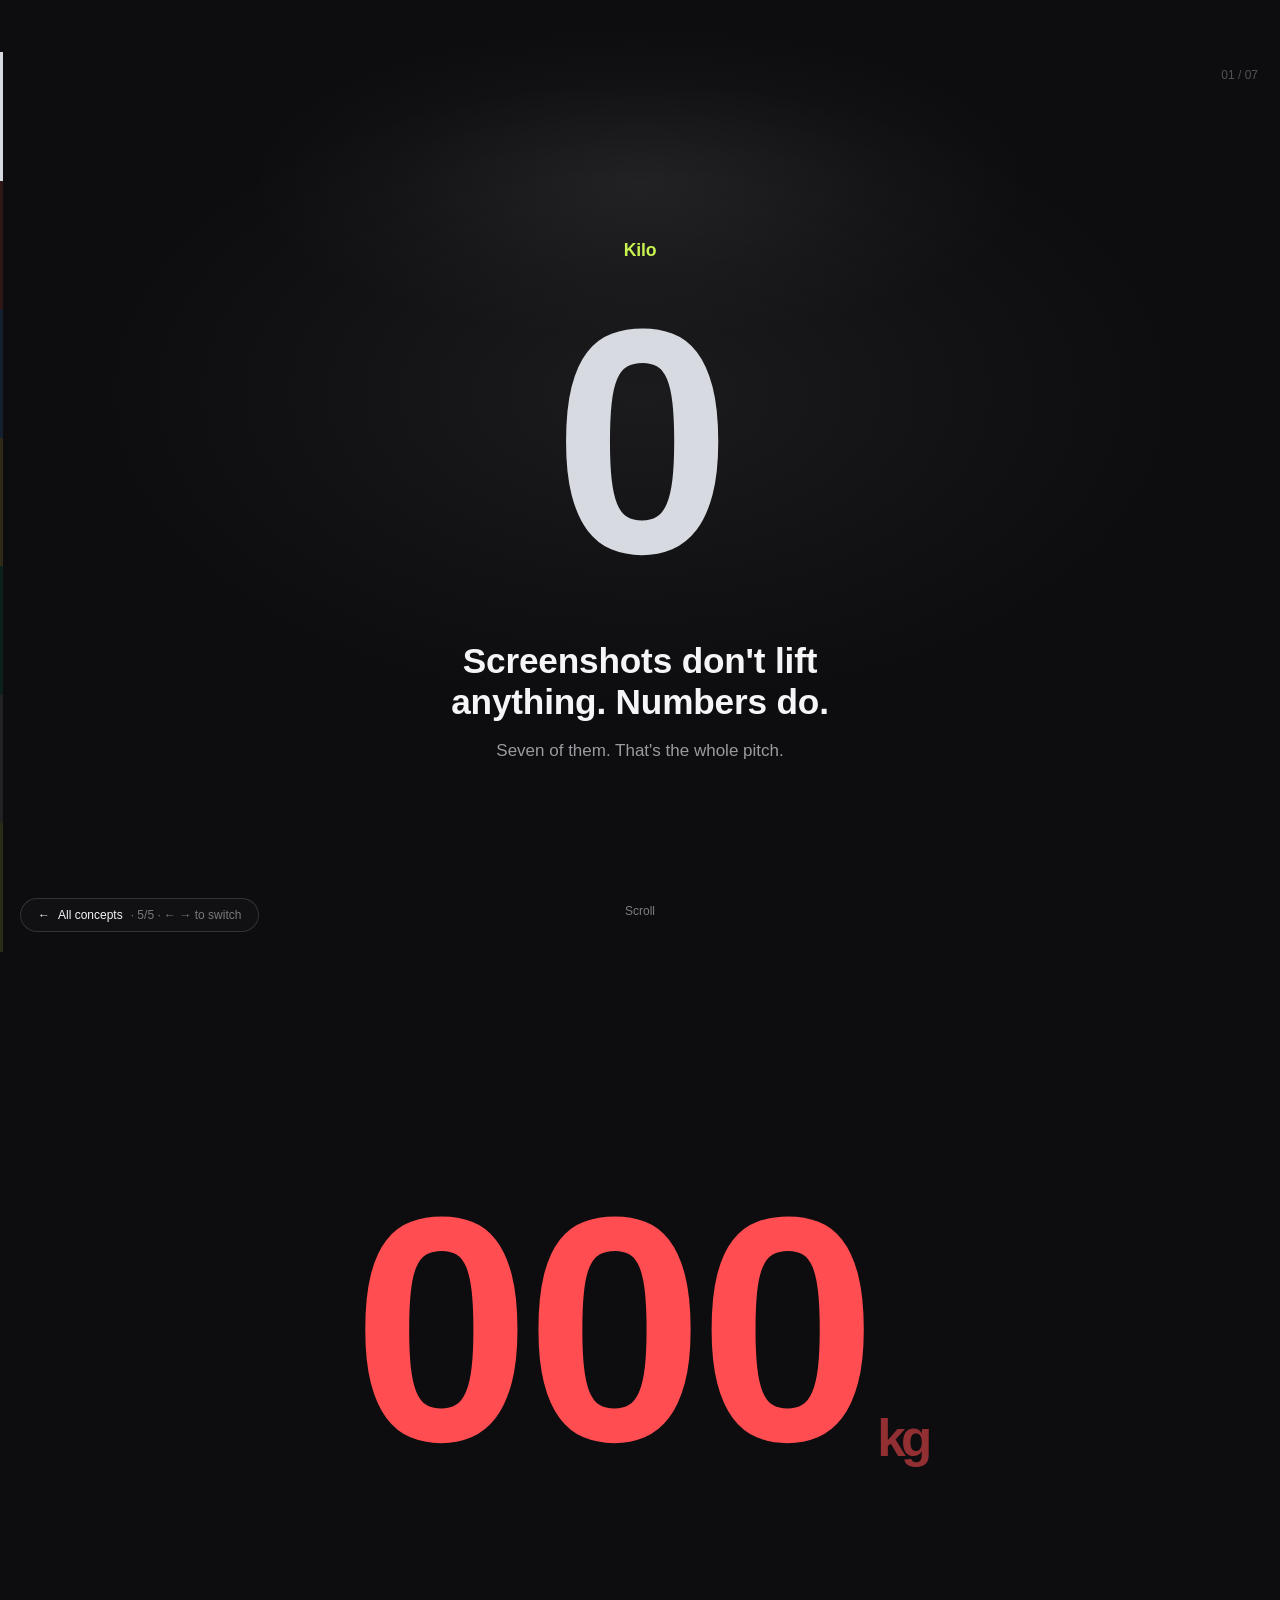
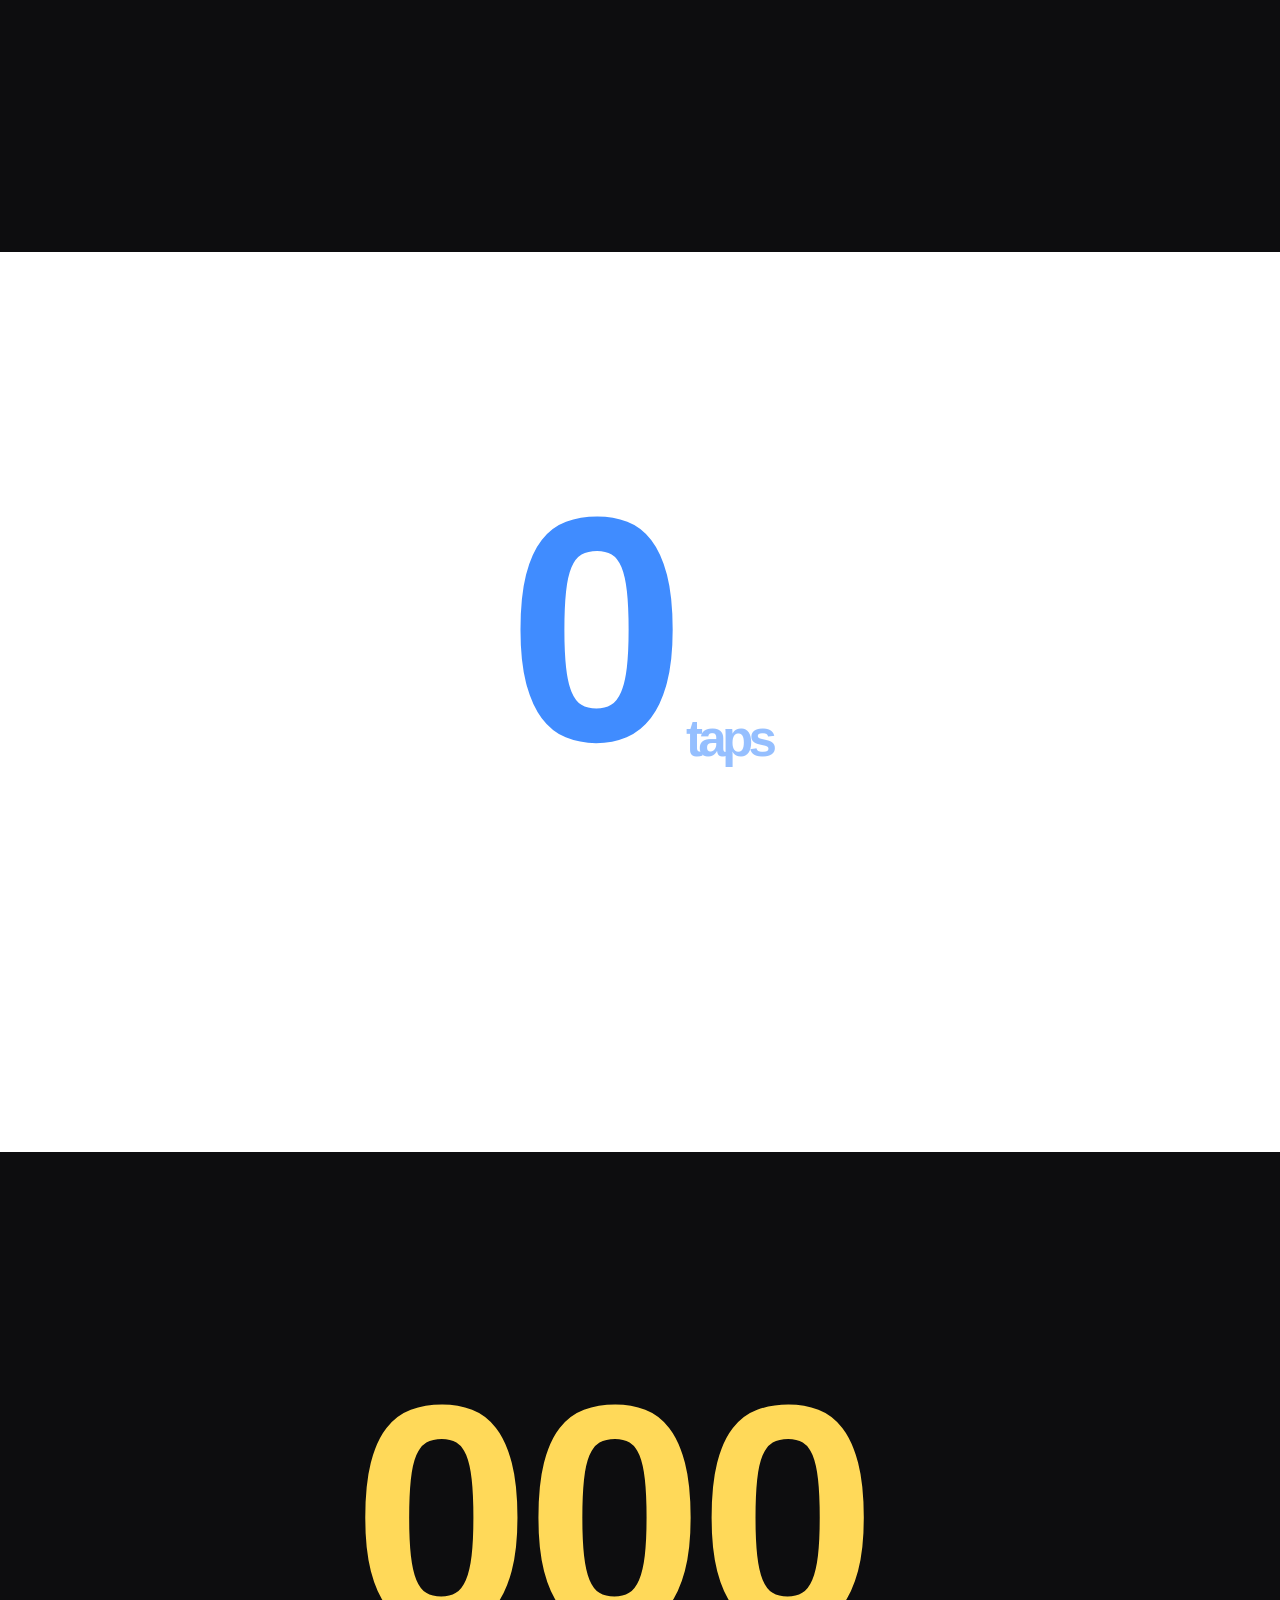
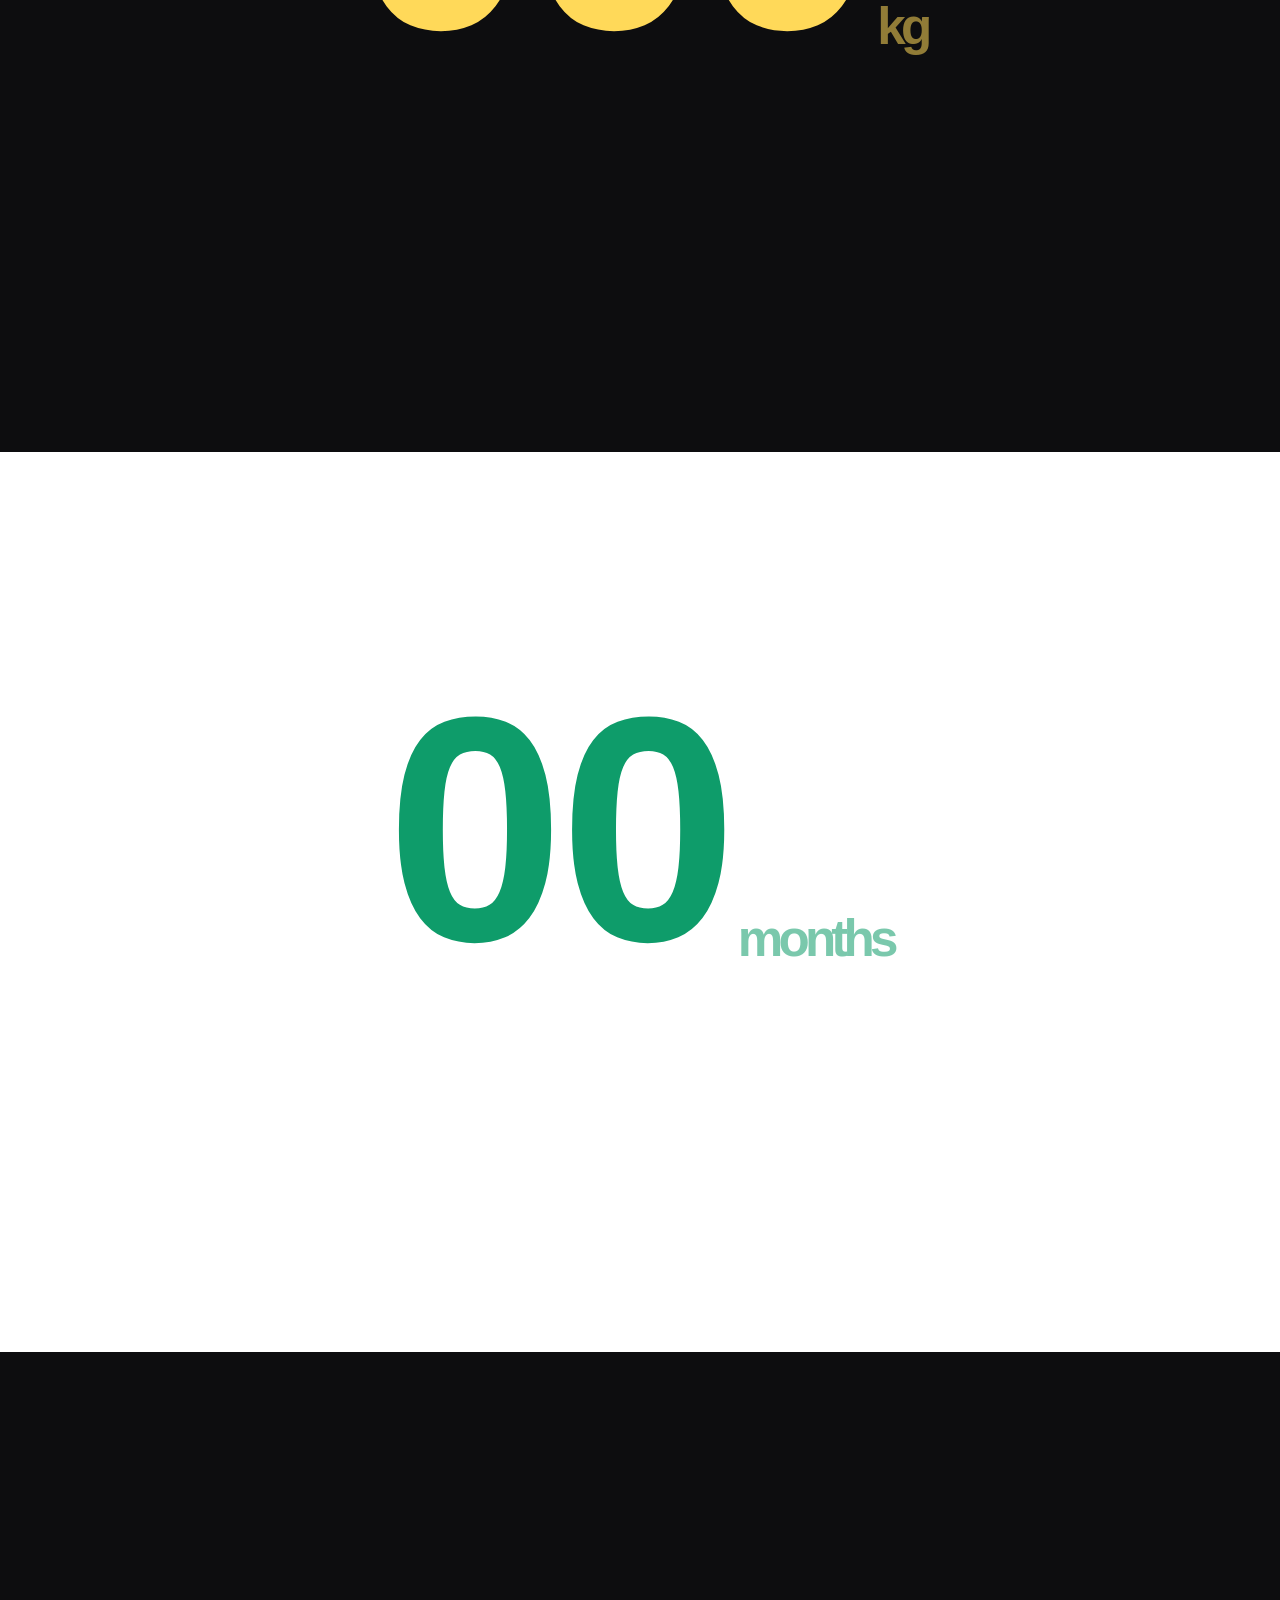
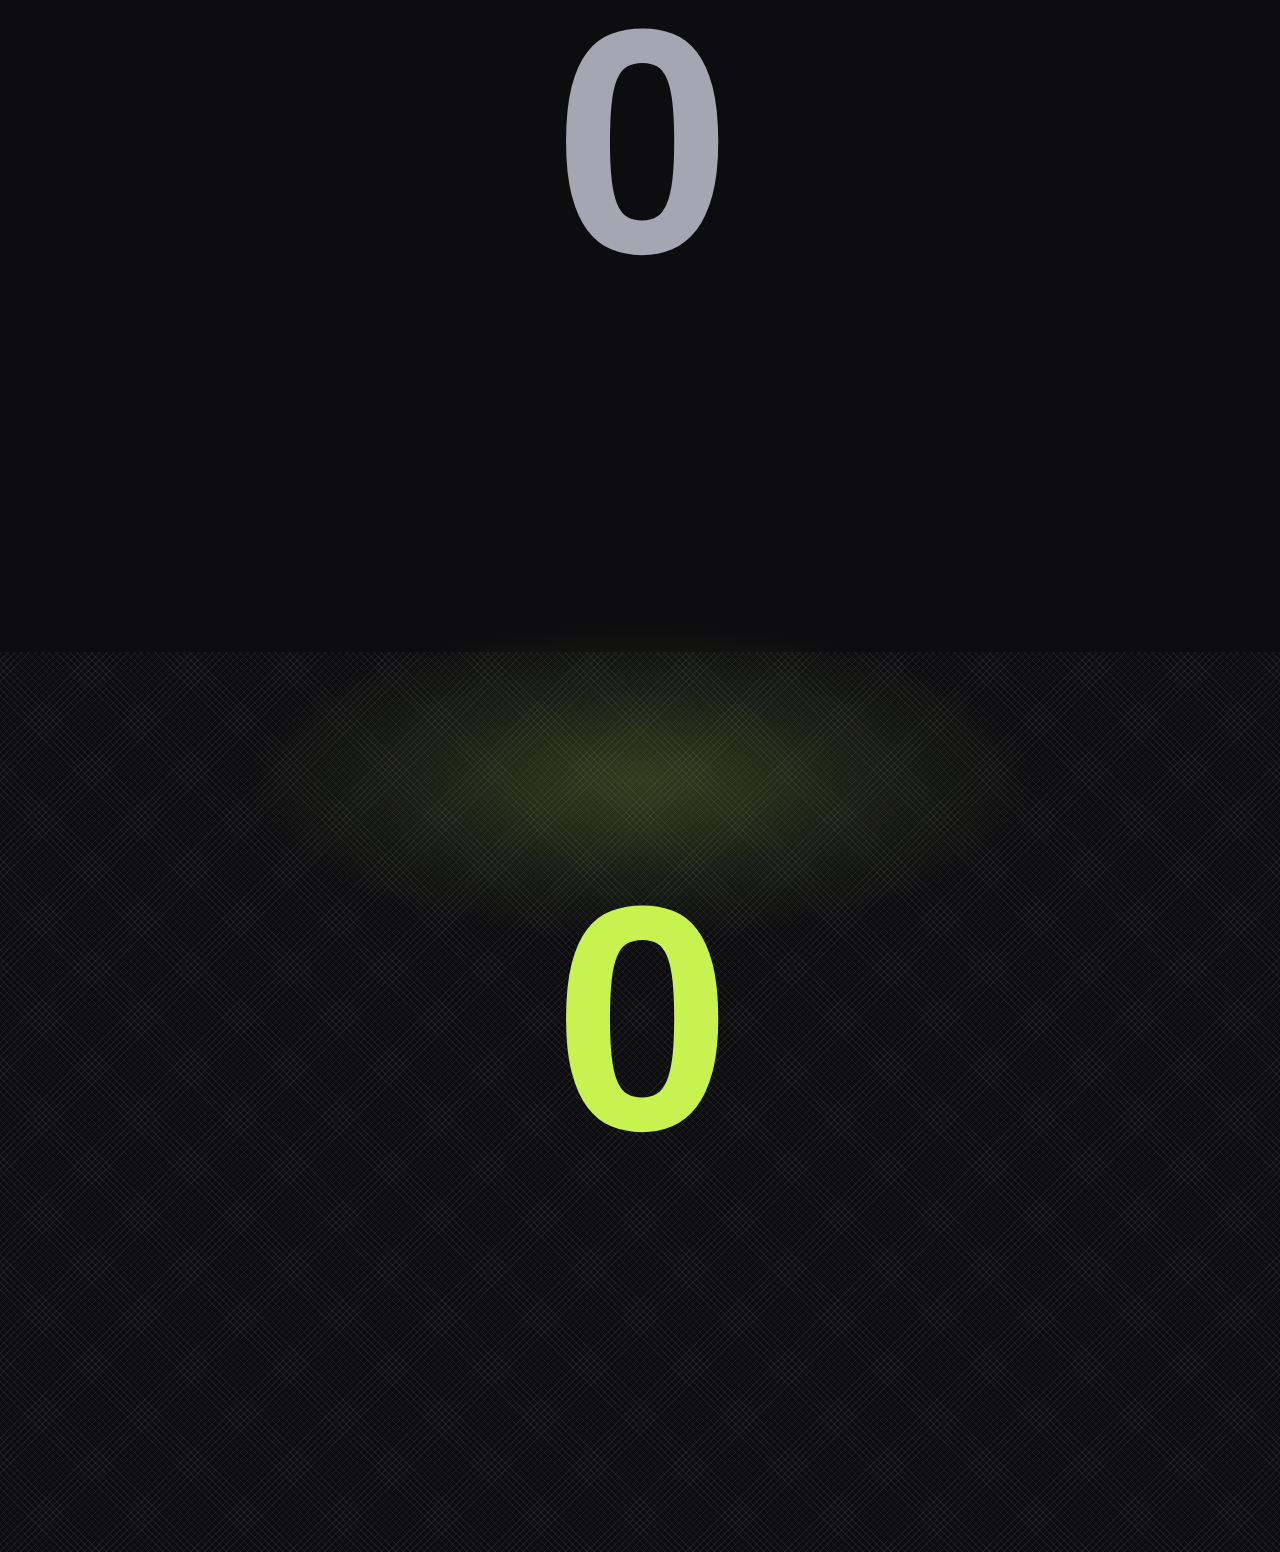
<file: kilo/concepts/05-numerals.html>
<!DOCTYPE html>
<html lang="en">
<head>
<meta charset="UTF-8">
<meta name="viewport" content="width=device-width, initial-scale=1.0">
<title>Kilo · The numbers</title>
<link rel="shortcut icon" type="image/png" href="../images/app-icon.png">
<link rel="stylesheet" href="kilo.css?v=5">
<style>
    html { scroll-snap-type: y proximity; }

    /* Each scene is one number, full bleed. No screenshots anywhere on this page. */
    .scene {
        min-height: 100svh; scroll-snap-align: start;
        display: flex; flex-direction: column; align-items: center; justify-content: center;
        position: relative; padding: 96px 22px; text-align: center;
    }
    .scene--alt  { background: var(--ink-2); }
    /* Grey light behind each numeral, arriving as the scene does. */
    .scene { isolation: isolate; }
    .scene::after {
        content: ''; position: absolute; inset: 0; z-index: -1; pointer-events: none;
        background: radial-gradient(58% 48% at 50% 38%,
            rgb(255 255 255 / .06) 0%, rgb(255 255 255 / .018) 46%, transparent 74%);
        opacity: 0; transition: opacity 1.1s var(--ease);
    }
    .scene.on::after { opacity: 1; }
    .scene--invert::after { display: none; }
    /* The inverted scenes use the shared token flip so their type adapts too. */
    .scene--invert { background: var(--paper); --text: #0d0d0f; --text-2: #5b5b61;
                     color: var(--text); }

    .eyebrow { margin-bottom: 20px; color: var(--tint); }

    .num {
        font-size: clamp(6rem, 26vw, 20rem); font-weight: 600; letter-spacing: -0.015em;
        line-height: .86; font-variant-numeric: tabular-nums;
        display: flex; align-items: baseline; justify-content: center;
        color: var(--tint);
    }
    .num .unit { font-size: .16em; font-weight: 600; margin-left: .1em;
                 align-self: flex-end; padding-bottom: .55em; opacity: .55; }

    /* Odometer: digits roll into place rather than fading. */
    .roll { display: inline-flex; height: 1em; overflow: hidden; vertical-align: baseline; }
    .roll .strip { display: block; transform: translateY(0);
                   transition: transform 1.1s var(--ease); }
    .roll .strip span { display: block; height: 1em; line-height: 1; }

    .caption {
        margin-top: 40px; max-width: 24ch;
        font-size: clamp(1.4rem, 3.2vw, 2.2rem); font-weight: 600;
        letter-spacing: -0.005em; line-height: 1.16;
    }
    .sub { margin-top: 16px; max-width: 42ch; font-size: 17px; line-height: 1.45;
           color: var(--text-2); }

    .caption, .sub, .eyebrow {
        opacity: 0; transform: translateY(24px);
        transition: opacity .8s var(--ease), transform .8s var(--ease);
    }
    .scene.on .eyebrow { opacity: 1; transform: none; }
    .scene.on .caption { opacity: 1; transform: none; transition-delay: .1s; }
    .scene.on .sub     { opacity: 1; transform: none; transition-delay: .2s; }

    .opening .num { color: #d7dae0; }
    .opening .caption { max-width: 20ch; }

    .cue { position: absolute; bottom: 34px; left: 50%; transform: translateX(-50%);
           font-size: 12px; color: var(--text-3); }

    .counter { position: fixed; top: 16px; right: 22px; z-index: 40; font-size: 12px;
               color: var(--text-3); font-variant-numeric: tabular-nums;
               mix-blend-mode: difference; opacity: .7; }

    /* Plate-coloured progress, one tick per scene. */
    .ticks { position: fixed; left: 0; top: 0; bottom: 0; width: 3px; z-index: 40;
             display: flex; flex-direction: column; }
    .ticks div { flex: 1; background: var(--c); opacity: .14;
                 transition: opacity .45s var(--ease); }
    .ticks div.on { opacity: 1; }

    .final .acts { margin-top: 40px; display: flex; gap: 14px; justify-content: center;
                   flex-wrap: wrap; opacity: 0; transform: translateY(24px);
                   transition: opacity .8s var(--ease) .3s, transform .8s var(--ease) .3s; }
    .final.on .acts { opacity: 1; transform: none; }

    @media (max-width: 620px) { .caption { margin-top: 30px; } }
</style>
</head>
<body>

<nav class="ap-nav" data-nav>
    <div class="ap-nav__in">
        <span class="ap-nav__name">Kilo <small>The numbers</small></span>
        <span class="ap-nav__sp"></span>
        <a class="ap-btn ap-btn--sm ap-btn--primary"
           href="https://apps.apple.com/app/kilo-your-lifts-in-one-place/id6739643969"
           target="_blank" rel="noopener">Download</a>
    </div>
</nav>

<p class="counter"><span id="idx">01</span> / 07</p>
<div class="ticks" id="ticks"></div>

<main id="main">

    <section class="scene opening mat-glow" style="--tint:#d7dae0" data-nav-after>
        <p class="eyebrow ap-eyebrow" style="color:var(--acid)">Kilo</p>
        <p class="num"><span class="roll" data-to="0"></span></p>
        <p class="caption ap-h2">Screenshots don't lift anything. Numbers do.</p>
        <p class="sub">Seven of them. That's the whole pitch.</p>
        <p class="cue">Scroll</p>
    </section>

    <section class="scene mat-grain" style="--tint:#ff4d52">
        <p class="eyebrow ap-eyebrow">Your back squat, last Tuesday</p>
        <p class="num"><span class="roll" data-to="140"></span><span class="unit">kg</span></p>
        <p class="caption">Kilo knew it was a PR before you did.</p>
        <p class="sub">It checks every set you log against every set you've ever logged.</p>
    </section>

    <section class="scene scene--invert" style="--tint:#408cff">
        <p class="eyebrow ap-eyebrow">To log that set</p>
        <p class="num"><span class="roll" data-to="4"></span><span class="unit">taps</span></p>
        <p class="caption">Lift, tap, rack. Nothing else on the screen.</p>
        <p class="sub">No streak to protect, no feed, no one to impress between sets.</p>
    </section>

    <section class="scene mat-grain" style="--tint:#ffd959">
        <p class="eyebrow ap-eyebrow">80% of that 140</p>
        <p class="num"><span class="roll" data-to="110"></span><span class="unit">kg</span></p>
        <p class="caption">Already rounded to a number you can load.</p>
        <p class="sub">80% is 112. A 25 and a 20 a side gets you 110, and that's the
           nearest weight that actually exists. Kilo did that sum too.</p>
    </section>

    <section class="scene scene--invert" style="--tint:#0e9c6a">
        <p class="eyebrow ap-eyebrow">Of your training, on one line</p>
        <p class="num"><span class="roll" data-to="26"></span><span class="unit">months</span></p>
        <p class="caption">The plateaus, the jumps, the eight weeks you missed.</p>
        <p class="sub">Progress is only obvious at a distance. Kilo keeps the distance.</p>
    </section>

    <section class="scene mat-grain" style="--tint:#a6a6b3">
        <p class="eyebrow ap-eyebrow">Ads, upsells and notifications</p>
        <p class="num"><span class="roll" data-to="0"></span></p>
        <p class="caption">Nothing here wants your attention twice a day.</p>
        <p class="sub">Open it in the gym. Close it. That's the relationship.</p>
    </section>

    <section class="scene final mat-glow mat-glow--acid mat-knurl" style="--tint:#c7f24f">
        <p class="eyebrow ap-eyebrow">Number seven</p>
        <p class="num"><span class="roll" data-to="1"></span></p>
        <p class="caption">One app, for the only metric that counts.</p>
        <div class="acts">
            <a class="ap-btn ap-btn--primary"
               href="https://apps.apple.com/app/kilo-your-lifts-in-one-place/id6739643969"
               target="_blank" rel="noopener">Download on the App Store</a>
            <a class="ap-btn ap-btn--ghost" href="mailto:kilolifting@gmail.com">Contact</a>
        </div>
    </section>

</main>

<script src="concept.js?v=5"></script>
<script>
(function () {
    var scenes = Array.prototype.slice.call(document.querySelectorAll('.scene'));
    var idxEl  = document.getElementById('idx');
    var ticks  = document.getElementById('ticks');

    scenes.forEach(function (s) {
        var d = document.createElement('div');
        d.style.setProperty('--c', s.style.getPropertyValue('--tint'));
        ticks.appendChild(d);
    });

    /* Build a rolling digit strip per character. Digits get a 0-9 ladder that
       slides to the target; separators are static. */
    function buildRoll(el, value) {
        el.innerHTML = '';
        String(value).split('').forEach(function (ch) {
            var col = document.createElement('span');
            col.style.display = 'inline-block';

            if (!/\d/.test(ch)) {
                col.style.overflow = 'visible';
                col.textContent = ch;
                el.appendChild(col);
                return;
            }
            col.style.height = '1em';
            col.style.overflow = 'hidden';

            var strip = document.createElement('span');
            strip.className = 'strip';
            // Two full ladders so the roll always travels a satisfying distance.
            for (var pass = 0; pass < 2; pass++) {
                for (var d = 0; d <= 9; d++) {
                    var s = document.createElement('span');
                    s.textContent = String(d);
                    strip.appendChild(s);
                }
            }
            col.appendChild(strip);
            col.dataset.target = ch;
            el.appendChild(col);
        });
    }

    function roll(el, forward) {
        Array.prototype.forEach.call(el.children, function (col) {
            var strip = col.querySelector('.strip');
            if (!strip) return;
            var target = parseInt(col.dataset.target, 10);
            strip.style.transform = 'translateY(-' + (forward ? 10 + target : 0) + 'em)';
        });
    }

    scenes.forEach(function (s) {
        var el = s.querySelector('.roll');
        buildRoll(el, el.dataset.to);
    });

    var io = new IntersectionObserver(function (entries) {
        entries.forEach(function (e) {
            var s = e.target;
            var i = scenes.indexOf(s);
            if (e.isIntersecting) {
                s.classList.add('on');
                roll(s.querySelector('.roll'), true);
                idxEl.textContent = String(i + 1).padStart(2, '0');
                Array.prototype.forEach.call(ticks.children, function (d, j) {
                    d.classList.toggle('on', j <= i);
                });
            } else {
                // Reset so the roll replays on the way back up.
                s.classList.remove('on');
                roll(s.querySelector('.roll'), false);
            }
        });
    }, { threshold: 0.5 });

    scenes.forEach(function (s) { io.observe(s); });
})();
</script>
<script src="ui.js?v=5"></script>
</body>
</html>
</file>
<file: styles.css>
body {
    font-family: 'Geist', sans-serif;
    font-size: 16px;
    font-weight: 400;
    line-height: 22px;
    letter-spacing: -0.1px;
    padding: 40px 0px 0px 0px;
    margin: 0px 24px;
    color: rgba(0, 0, 0, 0.6);
    background-color: #ffffff;
    animation: fadein 2s;
}

/* FONT STYLES */

h1 {
    font-size: 3.052rem;
    font-weight: 600;
    line-height: 52px; 
    margin: 40px 0px 16px 0px;
    color: rgba(0, 0, 0, 0.92);
}

h2 {    
    font-size: 1.25rem;
    font-weight: 400;
    line-height: 26px; 
    margin: 0px 0px 24px 0px;
    color: rgba(0, 0, 0, 0.92);
    text-wrap: balance;
}

h3 {
    font-size: 1.953rem;
    font-weight: 600;
    line-height: 36px; 
    margin: 0px 0px 16px 0px;
    color: rgba(0, 0, 0, 0.92);
}

h4 {
    font-size: 1.563rem;
    font-weight: 400;
    line-height: 32px; 
    margin: 0px 0px 40px 0px;
    text-wrap: balance;
    color: rgba(0, 0, 0, 0.54);
}

a.intro-link {
    display: inline;
    font-size: inherit;
    font-weight: inherit;
    line-height: inherit;
    padding: 0;
    color: #2F60F4;
    border-radius: 2px;
}

a.intro-link:hover {
    color: #154ccc;
    background-color: #164cca17;
    font-weight: inherit;
    font-size: inherit;
    line-height: inherit;
    text-decoration: none;
    transition: background-color 0.2s ease, color 0.2s ease;
}

h5 {
    font-family: 'Geist Mono', monospace;
    font-weight: 400;
    font-style: normal;
    text-wrap: balance;
    margin: 0px;
    font-size: 16px;
    color: rgba(0, 0, 0, 0.54);
}

p {
    font-family: 'Geist', sans-serif;
    font-weight: 400;
    text-wrap: balance;
    margin: 0px;
    color: rgba(0, 0, 0, 0.54);
}

a {
    color: #2F60F4;
    font-family: 'Geist', sans-serif;
    font-weight: 500;
    font-size: 20px;
    line-height: 22px;
    height: auto; 
    text-decoration: none;
    display: flex;
    flex-direction: row;
    gap: 4px;
    padding: 7px 10px 5px 10px;
    border-radius: 6px;
}

/* Tighter right inset when a trailing icon + gap carry visual weight */
a:has(.material-symbols-rounded):not(.btn-primary) {
    padding: 7px 6px 5px 10px;
}

a:hover {
    color: #154ccc;
    font-weight: 500;
    background-color: #164cca17;
    transition: 0.3s ease;
}

span:hover {
    text-decoration: none;
}

a.smaller {
    font-size: 16px;
}

span.lock {
    font-size: 16px;
    line-height: 21px;
}

/* GENERAL STYLES */

section {
    display: flex;
    gap: 16px;
    margin-bottom: 24px;
}

.row-1 {
    display: flex;
    flex-direction: column;
}

.description {
    padding-top: 16px;
    margin-bottom: 32px;
}

/* Vertically centred with the bento row; copy stays left-aligned */
.hide {
    display: flex;
    flex-direction: column;
    justify-content: center;
    align-items: flex-start;
    text-align: left;
    background-color: rgba(0, 0, 0, 0.00);  
    padding: 0px 0px 40px 0px;
    border-radius: 18px;
}

.bento-wrap {
    flex: 1;
    min-width: 0;
    padding: 24px 0 0;
}

.bento-grid {
    display: grid;
    gap: 16px;
    grid-template-columns: 1fr;
    grid-template-rows: auto;
}

/* 3 tiles top row, 2 tiles bottom row (equal thirds / equal halves) */
@media screen and (min-width: 640px) {
    .bento-grid {
        grid-template-columns: repeat(6, minmax(0, 1fr));
        grid-template-rows: auto auto;
        gap: 16px;
    }

    .bento-cell--logistician {
        grid-column: 1 / 3;
        grid-row: 1;
    }

    .bento-cell--map {
        grid-column: 3 / 5;
        grid-row: 1;
    }

    .bento-cell--music {
        grid-column: 5 / 7;
        grid-row: 1;
    }

    .bento-cell--crossfit {
        grid-column: 1 / 4;
        grid-row: 2;
    }

    .bento-cell--carousel {
        grid-column: 4 / 7;
        grid-row: 2;
    }
}

.bento-cell {
    --bento-radius: 32px;
    --bento-action: #598aff;
    --bento-height: 275px;
    position: relative;
    height: var(--bento-height);
    min-height: var(--bento-height);
    max-height: var(--bento-height);
    border-radius: var(--bento-radius);
    overflow: hidden;
    box-sizing: border-box;
}

/* One-after-another entrance when the hero row is revealed (see .fade-in-block + JS observer) */
.row-1.fade-in-block .bento-grid .bento-cell {
    opacity: 0;
    transform: translateY(20px);
}

.row-1.fade-in-block.visible .bento-grid .bento-cell {
    animation: bento-cell-reveal 0.58s cubic-bezier(0.33, 1, 0.68, 1) forwards;
}

.row-1.fade-in-block.visible .bento-grid .bento-cell:nth-child(1) {
    animation-delay: 0.04s;
}

.row-1.fade-in-block.visible .bento-grid .bento-cell:nth-child(2) {
    animation-delay: 0.11s;
}

.row-1.fade-in-block.visible .bento-grid .bento-cell:nth-child(3) {
    animation-delay: 0.18s;
}

.row-1.fade-in-block.visible .bento-grid .bento-cell:nth-child(4) {
    animation-delay: 0.25s;
}

.row-1.fade-in-block.visible .bento-grid .bento-cell:nth-child(5) {
    animation-delay: 0.32s;
}

.bento-cell__inner {
    position: relative;
    display: flex;
    flex-direction: column;
    align-items: center;
    justify-content: center;
    text-align: center;
    height: 100%;
    min-height: 100%;
    padding: 24px 16px;
    box-sizing: border-box;
}

/* Personality (ISTJ) — Figma: light gray tile, speech bubble + circular headshot */
.bento-cell--logistician {
    background-color: #f5f5f5;
    overflow: visible;
}

/* Pause idle float while JS drives transform (pointer follow + spring return) */
.bento-cell--logistician.is-logistician-pointer-tracking .bento-personality-badge {
    animation: none;
}

.bento-cell__inner--logistician {
    padding: 24px 20px;
    justify-content: center;
}

.bento-logistician-stack {
    display: flex;
    flex-direction: column;
    align-items: center;
    justify-content: center;
    gap: 2px;
    isolation: isolate;
}

/* Glass tooltip; <p> at 16px paragraph rhythm */
.bento-personality-badge {
    position: relative;
    display: flex;
    align-items: center;
    justify-content: center;
    flex-direction: row;
    gap: 0;
    width: 172px;
    max-width: 100%;
    flex-shrink: 0;
    margin: 0;
    padding: 10px 14px;
    box-sizing: border-box;
    border-radius: 12px;
    border: 0.5px solid rgba(255, 255, 255, 0.35);
    background: linear-gradient(
        129deg,
        rgba(255, 255, 255, 0.47) 1.91%,
        rgba(255, 255, 255, 0.6) 68.31%
    );
    box-shadow:
        0 5.463px 14.34px 0 rgba(0, 0, 0, 0.1),
        inset 0 1px 0 rgba(255, 255, 255, 0.85);
    -webkit-backdrop-filter: blur(7.1774067878723145px);
    backdrop-filter: blur(7.1774067878723145px);
    z-index: 2;
    text-decoration: none;
    color: inherit;
    font-size: inherit;
    font-weight: inherit;
    line-height: inherit;
    -webkit-font-smoothing: antialiased;
    animation: bento-personality-badge-float 3.5s ease-in-out infinite;
}

.bento-personality-badge:focus-visible {
    outline: 2px solid var(--bento-action);
    outline-offset: 2px;
}

.bento-logistician-avatar {
    position: relative;
    width: min(168px, calc(var(--bento-height) - 108px));
    height: min(168px, calc(var(--bento-height) - 108px));
    flex-shrink: 0;
    margin-top: -32px;
    border-radius: 50%;
    overflow: hidden;
    z-index: 1;
    background-color: #4298b4;
}

.bento-logistician-avatar__img {
    position: absolute;
    inset: 0;
    width: 100%;
    height: 100%;
    object-fit: cover;
    pointer-events: none;
}

.bento-personality-badge__text {
    margin: 0;
    font-family: 'Geist', sans-serif;
    font-weight: 500;
    font-size: 16px;
    line-height: 22px;
    letter-spacing: -0.1px;
    text-wrap: balance;
    color: #2F60F4;
    white-space: nowrap;
    text-align: center;
    cursor: pointer;
}

.bento-personality-badge:hover {
    text-decoration: none;
    filter: brightness(1.02);
}

.bento-personality-badge:hover .bento-personality-badge__text {
    color: #154ccc;
}

/* Map — overflow visible so the pulse ring’s box-shadow isn’t clipped */
.bento-cell--map {
    background-color: #fff;
    overflow: visible;
    z-index: 2;
}

.bento-cell__inner--map {
    padding: 0;
    overflow: visible;
    cursor: default;
    -webkit-tap-highlight-color: transparent;
}

.bento-cell__inner--map:focus {
    outline: none;
}

.bento-cell__inner--map:focus-visible {
    outline: 2px solid var(--bento-action);
    outline-offset: 2px;
}

.bento-map-bg {
    position: absolute;
    inset: 0;
    border-radius: var(--bento-radius);
    overflow: hidden;
    pointer-events: none;
    clip-path: inset(0 round var(--bento-radius));
    -webkit-clip-path: inset(0 round var(--bento-radius));
}

/* Wide map asset: cover + zoom crop */
.bento-map-bg img {
    position: absolute;
    left: 50%;
    top: 50%;
    /* 118% × 1.5 × 1.5 — second 50% zoom step */
    width: 265.5%;
    height: 265.5%;
    max-width: none;
    object-fit: cover;
    object-position: 52% 48%;
    /* −50px left / −50px up focal offset */
    transform: translate3d(calc(-50% - 50px), calc(-50% - 50px), 0);
}

.bento-map-stage {
    position: absolute;
    inset: 0;
    z-index: 1;
    display: flex;
    align-items: center;
    justify-content: center;
    pointer-events: none;
}

.bento-map-stack {
    display: flex;
    flex-direction: column;
    align-items: center;
    justify-content: center;
}

/* Figma node 1:67 — ~42×42 hit box (inner + white ring + shadow) */
.bento-map-dot {
    /*
     * Pulse aligned to blue core centre in inner.svg (viewBox 41.9565×41.0435, cx/cy 15.9565),
     * scaled with object-fit:contain in 42×42 → centre ≈ (15.97px, 16.43px) from top-left.
     * 14×14 ring: top-left = centre − 7px.
     */
    --bento-map-pulse-left: calc(50% - 12.03px);
    --bento-map-pulse-top: calc(50% - 11.57px);
    --bento-map-pulse-period: 1.25s;
    position: relative;
    width: 42px;
    height: 42px;
    flex-shrink: 0;
    z-index: 1;
}

/* Figma node 1:67 — inner: blue core + white ring + layered shadow — above pulses in z */
.bento-map-dot__frame {
    position: absolute;
    inset: 0;
    display: flex;
    align-items: center;
    justify-content: center;
    z-index: 1;
}

/* Expanding rings — same centre as core; stacked under the pin image (z) */
.bento-map-dot__pulse-ring {
    display: block;
    position: absolute;
    left: var(--bento-map-pulse-left);
    top: var(--bento-map-pulse-top);
    width: 14px;
    height: 14px;
    margin: 0;
    border-radius: 50%;
    pointer-events: none;
    z-index: 0;
    background: transparent;
    box-shadow: 0 0 0 0 rgba(89, 138, 255, 0.48);
    transform-origin: 50% 50%;
    animation: none;
    will-change: box-shadow, transform, opacity;
}

.bento-cell__inner--map:hover .bento-map-dot__pulse-ring,
.bento-cell__inner--map:focus-within .bento-map-dot__pulse-ring {
    animation: bento-map-pulse-ring var(--bento-map-pulse-period, 1.25s) ease-out infinite;
}

.bento-map-dot__pulse-ring--echo {
    animation: none;
}

.bento-cell__inner--map:hover .bento-map-dot__pulse-ring--echo,
.bento-cell__inner--map:focus-within .bento-map-dot__pulse-ring--echo {
    animation: bento-map-pulse-ring-echo var(--bento-map-pulse-period, 1.25s) ease-out
        calc(var(--bento-map-pulse-period, 1.25s) * 0.5) infinite;
}

.bento-map-dot__img {
    display: block;
    width: 100%;
    height: 100%;
    object-fit: contain;
    object-position: center;
}

@keyframes bento-map-pulse-ring {
    0% {
        opacity: 0.88;
        box-shadow: 0 0 0 0 rgba(89, 138, 255, 0.5);
        transform: scale(1);
    }
    45% {
        opacity: 0.45;
        box-shadow: 0 0 0 20px rgba(89, 138, 255, 0.12);
        transform: scale(1.08);
    }
    100% {
        opacity: 0;
        box-shadow: 0 0 0 26px rgba(89, 138, 255, 0);
        transform: scale(1.14);
    }
}

@keyframes bento-map-pulse-ring-echo {
    0% {
        opacity: 0.55;
        box-shadow: 0 0 0 0 rgba(89, 138, 255, 0.35);
        transform: scale(1);
    }
    50% {
        opacity: 0.28;
        box-shadow: 0 0 0 16px rgba(89, 138, 255, 0.08);
        transform: scale(1.06);
    }
    100% {
        opacity: 0;
        box-shadow: 0 0 0 24px rgba(89, 138, 255, 0);
        transform: scale(1.12);
    }
}

@keyframes bento-cell-reveal {
    from {
        opacity: 0;
        transform: translateY(20px);
    }

    to {
        opacity: 1;
        transform: translateY(0);
    }
}

@keyframes bento-personality-badge-float {
    0%,
    100% {
        transform: translate3d(0, -2px, 0);
    }
    50% {
        transform: translate3d(0, 2px, 0);
    }
}

/* Music — four covers stacked; fan out on hover / focus */
.bento-cell--music {
    background-color: #f5f5f5;
}

.bento-cell--music:hover,
.bento-cell--music:focus-within {
    overflow: visible;
    z-index: 6;
}

.bento-cell__inner--music {
    padding: 20px 12px;
}

.bento-albums-stack {
    position: relative;
    width: min(212px, 100%);
    height: 205px;
    margin: 0 auto;
    cursor: default;
}

.bento-albums-stack:focus {
    outline: none;
}

.bento-albums-stack:focus-visible {
    outline: 2px solid var(--bento-action);
    outline-offset: 6px;
    border-radius: 12px;
}

.bento-cover {
    position: absolute;
    left: 50%;
    top: 50%;
    width: 123px;
    height: 123px;
    display: flex;
    align-items: center;
    justify-content: center;
    /* Shared centre: all covers pivot from the same point, then fan on hover */
    transform-origin: 50% 50%;
    transition: transform 1s cubic-bezier(0.22, 1, 0.36, 1);
}

.bento-cover__frame {
    box-sizing: border-box;
    width: 123px;
    height: 123px;
    border-radius: 12px;
    overflow: hidden;
    box-shadow:
        inset 0 0 0 1px rgba(255, 255, 255, 0.4),
        0 5.5px 14px rgba(0, 0, 0, 0.1),
        0 2px 2px rgba(0, 0, 0, 0.17);
}

.bento-cover__frame img {
    display: block;
    width: 100%;
    height: 100%;
    object-fit: cover;
}

/* Collapsed: centred on one point (no rotation / no radial offset) */
.bento-cover--4 {
    z-index: 4;
    transform: translate(-50%, -50%);
}

.bento-cover--3 {
    z-index: 3;
    transform: translate(-50%, -50%);
}

.bento-cover--2 {
    z-index: 2;
    transform: translate(-50%, -50%);
}

.bento-cover--1 {
    z-index: 1;
    transform: translate(-50%, -50%);
}

/*
 * Expanded: rotate around shared centre, then step laterally (translateX).
 * z-order reversed: --4 on top, --1 tucked under.
 */
/* Order: rightmost transform applied first — centre, rotate, then lateral step.
   Even spacing: −1.5G, −0.5G, +0.5G, +1.5G (G = 34px) */
.bento-cell--music:hover .bento-cover--4,
.bento-cell--music:focus-within .bento-cover--4 {
    z-index: 4;
    transform: translate(-40px, 0) rotate(-8deg) translate(-50%, -50%);
}

.bento-cell--music:hover .bento-cover--3,
.bento-cell--music:focus-within .bento-cover--3 {
    z-index: 3;
    transform: translate(-17px, 0) rotate(-3deg) translate(-50%, -50%);
}

.bento-cell--music:hover .bento-cover--2,
.bento-cell--music:focus-within .bento-cover--2 {
    z-index: 2;
    transform: translate(17px, 0) rotate(3deg) translate(-50%, -45%);
}

.bento-cell--music:hover .bento-cover--1,
.bento-cell--music:focus-within .bento-cover--1 {
    z-index: 1;
    transform: translate(40px, 0) rotate(8deg) translate(-50%, -37%);
}

/* CrossFit — bento tile grey (same as music / carousel); ranked pill colours */
.bento-cell--crossfit {
    background-color: #f5f5f5;
}

.bento-cell__inner--crossfit {
    gap: 24px;
    /* Tighter vertical padding so 2× logo fits the fixed bento height */
    padding: 36px 0 28px 0;
    min-width: 0;
    width: 100%;
}

.bento-cf-logo {
    flex-shrink: 0;
    display: flex;
    align-items: center;
    justify-content: center;
    padding: 0 9px 0 13px;
    box-sizing: border-box;
}

.bento-cf-logo img {
    height: 100px;
    width: auto;
    max-width: 100%;
    object-fit: contain;
}

.bento-cf-marquee {
    overflow: hidden;
    display: flex;
    align-items: center;
    align-self: stretch;
    min-width: 0;
    width: 100%;
}

.bento-cf-badge-list {
    display: flex;
    flex-shrink: 0;
    align-items: center;
    margin: 0;
    padding: 0;
    list-style: none;
    animation: scroll 16s linear infinite;
}

/* margin on every li (including last) so loop seam = same 32px as between badges */
.bento-cf-badge-list li {
    flex-shrink: 0;
    margin-inline-end: 32px;
}

.bento-cf-badge {
    display: inline-flex;
    align-items: center;
    justify-content: center;
    padding: 8px 12px;
    border-radius: 24px;
    font-family: 'Geist Mono', monospace;
    font-weight: 500;
    font-size: 16px;
    line-height: normal;
    white-space: nowrap;
    background-color: #000000;
    color: #e0fd53;
}

@media (prefers-reduced-motion: reduce) {
    .bento-cf-badge-list {
        animation: none;
    }
}

/* Photo carousel tile */
.bento-cell--carousel {
    background-color: #f5f5f5;
}

.bento-cell__inner--carousel {
    flex-direction: column;
    align-items: stretch;
    justify-content: flex-start;
    min-height: 0;
    padding: 0;
    cursor: pointer;
}

[data-bento-carousel] {
    --bento-carousel-count: 7;
    --bento-carousel-strip-index: 0;
    --bento-carousel-active: 0;
    --bento-carousel-gap: 16px;
    --bento-carousel-radius: 24px;
    /* Set by JS: viewport height + gap, for transform step */
    --bento-carousel-step-y: 206px;
    --bento-carousel-scale: 1;
    --bento-carousel-tx-dur: 0.55s;
}

.bento-carousel__chrome {
    position: relative;
    flex: 1 1 0;
    align-self: stretch;
    width: 100%;
    min-width: 0;
    min-height: 0;
    display: flex;
    flex-direction: column;
    background-color: #fff;
    border-radius: var(--bento-carousel-radius, 24px);
    overflow: hidden;
    padding: 0;
    box-sizing: border-box;
    cursor: pointer;
    -webkit-tap-highlight-color: transparent;
}

.bento-carousel__viewport {
    flex: 1 1 0;
    width: 100%;
    min-width: 0;
    min-height: 0;
    overflow: hidden;
    position: relative;
    background-color: #fff;
    border-radius: var(--bento-carousel-radius, 24px);
    isolation: isolate;
}

.bento-carousel__slides {
    display: flex;
    flex-direction: column;
    gap: var(--bento-carousel-gap);
    width: 100%;
    height: calc(
        var(--bento-carousel-count) * 100% +
            (var(--bento-carousel-count) - 1) * var(--bento-carousel-gap)
    );
    background-color: #fff;
    transition: transform var(--bento-carousel-tx-dur, 0.55s) cubic-bezier(0.33, 1, 0.68, 1);
    will-change: transform;
    transform: translateY(calc(-1 * var(--bento-carousel-strip-index) * var(--bento-carousel-step-y)))
        scale(var(--bento-carousel-scale, 1));
    transform-origin: 50% 0;
}

.bento-carousel__slide {
    display: block;
    flex: 0 0
        calc(
            (
                    100% -
                        (var(--bento-carousel-count) - 1) * var(--bento-carousel-gap)
                ) /
                var(--bento-carousel-count)
        );
    width: 100%;
    min-height: 0;
    max-width: none;
    border-radius: var(--bento-carousel-radius, 24px);
    object-fit: cover;
    object-position: center;
    pointer-events: none;
}

.bento-carousel__chrome:focus {
    outline: 2px solid var(--bento-action);
    outline-offset: 2px;
}

.bento-carousel__chrome:focus:not(:focus-visible) {
    outline: none;
}

.bento-carousel__dots {
    --bento-carousel-dot: 6px;
    --bento-carousel-gap: 6px;
    position: absolute;
    right: 8px;
    top: 50%;
    transform: translateY(-50%);
    z-index: 3;
    width: var(--bento-carousel-dot);
    display: flex;
    align-items: center;
    justify-content: center;
    pointer-events: none;
}

.bento-carousel__dots-inner {
    position: relative;
    width: var(--bento-carousel-dot);
    pointer-events: auto;
}

.bento-carousel__dots-back {
    display: flex;
    flex-direction: column;
    gap: var(--bento-carousel-gap);
    pointer-events: none;
}

.bento-carousel__dots-back span {
    display: block;
    width: var(--bento-carousel-dot);
    height: var(--bento-carousel-dot);
    border-radius: 50%;
    background: rgba(255, 255, 255, 0.4);
}

.bento-carousel__dots-pill {
    position: absolute;
    left: 0;
    top: 0;
    width: var(--bento-carousel-dot);
    height: var(--bento-carousel-dot);
    border-radius: 50%;
    background: #fff;
    transform: translateY(calc(var(--bento-carousel-active) * (var(--bento-carousel-dot) + var(--bento-carousel-gap))));
    transition: transform 0.55s cubic-bezier(0.33, 1, 0.68, 1);
    pointer-events: none;
    z-index: 1;
}

.bento-carousel__dots-buttons {
    position: absolute;
    left: 0;
    top: 0;
    display: flex;
    flex-direction: column;
    gap: var(--bento-carousel-gap);
    z-index: 2;
}

.bento-carousel__dot {
    width: var(--bento-carousel-dot);
    height: var(--bento-carousel-dot);
    padding: 0;
    margin: 0;
    border: none;
    border-radius: 50%;
    background: transparent;
    cursor: pointer;
    -webkit-tap-highlight-color: transparent;
}

.bento-carousel__dot:focus-visible {
    outline: 2px solid var(--bento-action);
    outline-offset: 2px;
}

@media (prefers-reduced-motion: reduce) {
    .row-1.fade-in-block .bento-grid .bento-cell {
        opacity: 1;
        transform: none;
        animation: none !important;
    }

    .bento-personality-badge {
        transition: none;
        animation: none;
        transform: none;
    }

    .bento-map-dot__pulse-ring,
    .bento-map-dot__pulse-ring--echo {
        animation: none !important;
        opacity: 1;
        box-shadow: 0 0 0 7px rgba(89, 138, 255, 0.18);
        transform: none;
    }

    .bento-cell__inner--map:hover .bento-map-dot__pulse-ring,
    .bento-cell__inner--map:focus-within .bento-map-dot__pulse-ring,
    .bento-cell__inner--map:hover .bento-map-dot__pulse-ring--echo,
    .bento-cell__inner--map:focus-within .bento-map-dot__pulse-ring--echo {
        animation: none !important;
    }

    .bento-map-dot__pulse-ring--echo {
        display: none;
    }

    .bento-cover {
        transition: none;
    }

    .bento-carousel__slides {
        transition: none;
        --bento-carousel-scale: 1;
    }

    .bento-carousel__dots-pill {
        transition: none;
    }

    .project-card .icon {
        transition: none;
    }

    .project-card:hover .icon {
        transform: none;
    }
}

@keyframes fadein {
    from { opacity: 0; }
    to   { opacity: 1; }
}

.fade-in-block {
    opacity: 0;
    transform: translateY(32px);
    transition: opacity 0.9s ease-out, transform 0.9s ease-out;
}

.fade-in-block.visible {
    opacity: 1;
    transform: translateY(0);
}

.row-1.fade-in-block {
    transform: none;
}

.row-1.fade-in-block.visible {
    transform: none;
}


.profile-pic {
    width: 144px;
    height: 144px;
    border-radius: 400px;
    box-shadow: 0px 1.4945px 3.62304px 0px rgba(0, 0, 0, 0.02), 0px 4.13211px 10.01724px 0px rgba(0, 0, 0, 0.04), 0px 9.94853px 24.11766px 0px rgba(0, 0, 0, 0.05), 0px 33px 80px 0px rgba(0, 0, 0, 0.07);
} 

.outlinks {
    display: flex;
    flex-direction: row;
    align-items: baseline;
    gap: 12px;
    margin-left: -9px;
}


/* WORK CARD CONTENT */

.work-content {
    width: auto;
    max-width: none;
    display: flex;
    flex-direction: column;
    justify-content: flex-start;
    padding: 28px 24px 24px;
}

.work-card {
    display: flex;
    flex-direction: column;
    justify-content: space-between;
    align-items: stretch;
    width: auto;
    min-height: 544px;
    margin-bottom: 24px;
    transition: transform .4s, filter 1s ease-in-out;
}

.work-card:hover {
    transform: scale(1.019);
}

.work-image {
    width: auto;
    height: auto;
    max-width: 100%;
    border-radius: 18px;
    box-shadow: none
}

.work-image-container {
    display: flex;
}

.icon {
    margin-bottom: 32px;
    width: 40px;
    height: 40px;
    object-fit: contain;
    border-radius: 0px;
    box-shadow: none;
}

.icon--wordmark {
    width: auto;
    max-width: min(100%, 200px);
    height: 40px;
    object-fit: contain;
    object-position: left center;
}

.card {
    background-color: rgba(0, 0, 0, 0.04);  
    border-radius: 18px;
}

.monzo {
    background-color: rgba(255, 79, 64, 0.1);
}

.deliveroo {
    background-color: #d2fcf9;
}

/* PROJECT CARD */

.project-card {
    display: flex;
    flex-direction: column;
    flex-grow: 1;
    justify-content: space-between;
    align-items: stretch;
    border-radius: 18px;
    padding: 24px 24px 16px 24px;
    width: auto;
    transition: transform .4s, filter 1s ease-in-out;
}

.project-card:hover {
    transform: scale(1.03);
}

.project-card .icon {
    transition: transform 0.4s ease;
    transform-origin: center center;
}

.project-card:hover .icon {
    transform: rotate(-4deg);
}

/* CONTACT */

.contact {
    padding: 40px;
    display: flex;
    flex-direction: column;
    align-items: center;
}

.contact .btn-primary {
    margin-top: 16px;
}

.call {
    box-shadow: none;
    margin-bottom: 0px;
}

.contact-profile {
    margin-bottom: 32px;
}

.center {
    text-align: center;
    max-width: 600px;
    margin-bottom: 16px;
}

a.contact-email-link {
    display: inline-flex;
    vertical-align: baseline;
    padding-left: 0;
    padding-right: 0;
}

/* Email line tooltip: keep “Copy” / “Copied 👍” on one line */
p.center .tooltip .tooltiptext {
    white-space: nowrap;
}


/* FOOTER */

a.btn-primary {
    display: inline-flex;
    flex-direction: row;
    align-items: center;
    gap: 6px;
    padding: 12px 22px;
    border-radius: 8px;
    font-size: 18px;
    font-weight: 600;
    line-height: 22px;
    color: #ffffff;
    background-color: #2F60F4;
    border: 2px solid #2F60F4;
    box-sizing: border-box;
    text-decoration: none;
}

a.btn-primary .material-symbols-rounded {
    font-size: 20px;
    line-height: 1;
    color: inherit;
}

a.btn-primary:hover {
    color: #ffffff;
    background-color: #154ccc;
    border-color: #154ccc;
    transition: background-color 0.2s ease, border-color 0.2s ease;
}

a.btn-primary:focus-visible {
    outline: 2px solid #154ccc;
    outline-offset: 3px;
}

.footer {
    display: flex;
    flex-flow: row;
    align-items: center;
    justify-content: space-between;
    padding: 44px 0px;
}

.footnote {
    font-size: 12px;
    color: rgba(0, 0, 0, 0.40);
}

.tooltip {
    position: relative;
    display: inline-block;
}

.tooltip .tooltiptext {
    visibility: hidden;
    width: auto;
    background: rgba(77, 81, 83, 0.94);
    color: #fff;
    text-align: center;
    font-size: 16px;
    line-height: 20px;
    border-radius: 6px;
    padding: 4px 8px;
    position: absolute;
    z-index: 1;
    bottom: 125%; /* Position above the text */
    left: 50%;
    opacity: 0;
    transform: translateX(-50%); /* Center horizontally */
    transition: opacity 0.4s 0.4s, width 0.4s 0.4s; 
    box-shadow: rgba(100, 100, 111, 0.2) 0px 7px 29px 0px;
}

.tooltip:hover .tooltiptext {
    visibility: visible;
    opacity: 1;
}

.three-cards {
    display: flex;
    flex-direction: column;
    gap: 24px;
}

.card-item {
    padding: 20px;
    border-radius: 12px;
    text-align: center;
    display: flex;
    flex-direction: column;
    align-items: center;
}

.card-item img {
    width: 40px;
    height: 40px;
    margin-bottom: 16px;
}

/* Logo Scroller Container */
.logo-scroller {
    overflow: hidden;
    display: flex;
    align-items: center;
    padding: 32px;
    margin-bottom: 24px;
}

/* Logo List */
.logo-list {
    display: flex;
    animation: scroll 45s linear infinite;
}

.logo-list li {
    display: flex;
    margin-right: 32px;
}

.logo-list li:last-child {
    margin-right: 0px;
}

.logo-list img {
    height: 86px;
    filter: grayscale(100%);
    transition: filter 0.3s ease;
}

@keyframes scroll {
    0% {
        transform: translateX(0%);
    }
    100% {
        transform: translateX(-100%);
    }
}

@media screen and (min-width: 768px) {
    .three-cards {
        flex-direction: row;
        justify-content: space-between;
    }
    .card-item {
        width: 30%;
    }
}



/* RESPONSIVE STYLES */

/* Shared large-viewport type scale (tablet + desktop) */
@media screen and (min-width: 701px) {
    body {
        font-size: 20px;
        font-weight: 400;
        line-height: 28px;
    }

    h2 {
        font-size: 1.8rem;
        font-weight: 400;
        line-height: 36px;
        margin: 0px 0px 24px 0px;
        color: rgba(0, 0, 0, 0.92);
        text-wrap: balance;
    }

    h3 {
        font-size: 2.441rem;
        font-weight: 600;
        line-height: 48px;
        margin: 0px 0px 16px 0px;
        color: rgba(0, 0, 0, 0.92);
    }

    h5 {
        font-size: 20px;
    }

    a.smaller {
        font-size: 20px;
    }

    span.lock {
        font-size: 22px;
        line-height: 19px;
    }

    .footnote {
        font-size: 20px;
        color: rgba(0, 0, 0, 0.40);
    }
}

  @media screen and (min-width:701px) and (max-width: 1024px) {

    body {
        padding: 40px 0px 0px 0px;
        margin: 0px 40px;
    }

    .outlinks {
        flex-direction: column;
        gap: 0px;
        margin-left: -9px;
    }

    .center {
        margin-bottom: 16px;
    }

    a:last-child {
        margin-top: 24px;
    }

    section {
        margin-bottom: 32px;
    }

    .row-1 {
        display: flex;
        flex-direction: row;
        gap: 0px;
    }

    .hide {
        padding: 52px 56px;
        flex: 1 1 0;
        min-width: 0;
    }

    .bento-wrap {
        padding: 52px 0 52px 28px;
        flex: 2 1 0;
        min-width: 0;
    }

    /* WORK CARD STYLES */

    .work-card {
        margin-bottom: 32px;
    }

    .work-content {
        padding: 44px 48px;
    }

    .logo-scroller {
        margin-bottom: 32px;
    }

    /* PROJECT CARD STYLES */

    .project-card {
        padding: 32px 32px 24px;
    }

  }
  
  @media screen and (min-width: 1025px) {

    body {
        padding: 60px 0px 0px 0px;
        margin: 0px 60px;
    }

    h5 {
        line-height: 36px;
    }

    .center {
        margin-bottom: 24px;
    }

    .profile-pic {
        width: 160px;
        height: 160px;
        border-radius: 600px;
    }

    .row-1 {
        display: flex;
        flex-direction: row;
        gap: 0px;
    }

    .hide {
        padding: 52px 56px;
        flex: 1 1 0;
        min-width: 0;
    }

    .bento-wrap {
        padding: 52px 0 52px 28px;
        flex: 2 1 0;
        min-width: 0;
    }

    .card {
        border-radius: 28px;
    }

    section {
        margin-bottom: 32px;
    }

    /* WORK CARD STYLES */

    .work-card {
        display: flex;
        flex-direction: row;
        overflow: hidden;
        margin-bottom: 32px;
    }

    .work-content {
        padding: 68px 0px 68px 64px;
    }

    .work-image {
        width: auto;
        max-width: 100%;
        height: auto;
        overflow: hidden;
    }

    .work-image-container {
        align-items: end;
        max-width: 60%;
    }
    
    .footer {
        padding: 64px 0px;
    }

    .contact {
        padding: 60px;
    }

    /* PROJECT CARD STYLES */

    .project-card {
        padding: 32px 32px 24px;
        width: 100%;
        border-radius: 28px;
    }

    .logo-scroller {
        margin-bottom: 32px;
    }

    a.btn-primary {
        font-size: 20px;
        padding: 14px 26px;
    }

    a.btn-primary:has(.material-symbols-rounded) {
        padding: 14px 24px 14px 26px;
    }

    a.btn-primary .material-symbols-rounded {
        font-size: 22px;
    }

  }

  @media screen and (min-width: 1560px) {
    
    body {
        max-width: 1440px;
        margin: auto;
    }

  }

.bottom-blur-overlay {
    position: fixed;
    bottom: 0;
    left: 0;
    width: 100%;
    height: 50px;
    pointer-events: none;
    opacity: 50%;
    background: linear-gradient(to top, rgba(255, 255, 255, 1), rgba(255, 255, 255, 0));
}
</file>
<file: kilo/concepts/kilo.css>
/* Kilo concept prototypes — shared design system.
 *
 * Structure and interaction follow apple.com's product pages: a 980px centred
 * column, SF Pro at 600 with only slightly negative tracking, a sticky local
 * nav, scroll-triggered reveals, compact pill controls.
 *
 * The material is Kilo's own: an off-black ground, white, the same steel
 * gradient the barbell is drawn with, and Acid Kilo carrying every accent.
 * Plate colours are ported from KiloTracker/Theme.swift.
 *
 * Sections flip between the dark ground and an inverted white by rebinding
 * the ink tokens rather than restating every rule — see .ap-section--invert.
 */

:root {
    /* ---- Ground: off-black, never pure. Pure black kills the metal. ---- */
    --ink: #0d0d0f;           /* core */
    --ink-2: #141417;         /* raised section */
    --ink-3: #1b1b1f;         /* card */
    --paper: #ffffff;

    --bg: var(--ink);
    --bg-alt: var(--ink-2);
    --bg-card: var(--ink-3);

    /* ---- Type ---- */
    --text: #f5f5f7;
    --text-2: #9a9aa0;
    --text-3: #7d7d85;
    --hair: rgba(255, 255, 255, 0.11);
    --hair-strong: rgba(255, 255, 255, 0.2);

    /* ---- Accent: Acid Kilo, doing all the work ---- */
    --acid: #c7f24f;
    --acid-rgb: 199 242 79;
    --acid-bright: #d6fa6a;
    --on-acid: #0d0d0f;
    /* Acid is a fill, not an ink. At 1.4:1 on white it is unreadable as text,
       so anything that SETS TYPE in the accent uses --acid-text, which the
       inverted sections darken. --acid stays put for fills and glows. */
    --acid-text: var(--acid);
    --accent: var(--acid);

    /* ---- Metal: the same ramp plates.js draws the bar with ---- */
    --metal: linear-gradient(170deg,
        #eef0f4 0%, #d7dae0 18%, #9ea2ab 45%,
        #83878f 55%, #c6cad2 74%, #6e727a 100%);
    --metal-flat: linear-gradient(180deg, #d7dae0 0%, #9ea2ab 45%, #83878f 55%, #5e626a 100%);
    /* A brighter sweep for edges and rules. */
    --metal-edge: linear-gradient(90deg,
        rgba(255,255,255,0) 0%, rgba(214,218,226,.7) 38%,
        rgba(255,255,255,.95) 50%, rgba(214,218,226,.7) 62%, rgba(255,255,255,0) 100%);

    /* ---- Plate colours (AppTheme.plate*) ---- */
    --p25: #ff4d52;
    --p20: #408cff;
    --p15: #ffd959;
    --p10: #59e6b3;
    --p5:  #a6a6b3;

    /* ---- Panel sheen: grey light from the top-left, falling to near-black ---- */
    --sheen: radial-gradient(125% 105% at 0% 0%,
                 rgb(255 255 255 / .09) 0%, rgb(255 255 255 / .022) 38%, transparent 68%),
             linear-gradient(158deg, #1d1d21 0%, #151518 44%, #0f0f12 100%);
    --sheen-lift: radial-gradient(125% 105% at 0% 0%,
                 rgb(255 255 255 / .16) 0%, rgb(255 255 255 / .05) 38%, transparent 70%),
             linear-gradient(158deg, #2b2b31 0%, #1c1c21 46%, #141417 100%);
    --sheen-quiet: radial-gradient(125% 105% at 0% 0%,
                 rgb(255 255 255 / .05) 0%, rgb(255 255 255 / .012) 40%, transparent 70%),
             linear-gradient(158deg, #171719 0%, #121214 46%, #0e0e10 100%);

    /* ---- Geometry ---- */
    --col: 980px;
    --col-wide: 1200px;
    --r-card: 28px;
    --r-media: 18px;
    --r-pill: 980px;
    --nav-h: 52px;

    --font: -apple-system, BlinkMacSystemFont, 'SF Pro Display', 'SF Pro Text',
            'Helvetica Neue', Helvetica, Arial, sans-serif;
    --mono: ui-monospace, 'SF Mono', SFMono-Regular, Menlo, monospace;

    --ease: cubic-bezier(0.28, 0.11, 0.32, 1);
}

* { margin: 0; padding: 0; box-sizing: border-box; }

html { -webkit-text-size-adjust: 100%; scroll-behavior: smooth; background: var(--ink); }

body {
    font-family: var(--font);
    background: var(--bg);
    color: var(--text);
    overflow-x: hidden;
    -webkit-font-smoothing: antialiased;
    -moz-osx-font-smoothing: grayscale;
}

a { color: inherit; }
.tnum { font-variant-numeric: tabular-nums; font-feature-settings: "tnum" 1; }

/* ---- Type scale -------------------------------------------------------- */

.ap-hero { font-size: clamp(2.5rem, 5.6vw, 4rem); font-weight: 600;
           letter-spacing: -0.009em; line-height: 1.06; }
.ap-h2   { font-size: clamp(2rem, 4.2vw, 3rem); font-weight: 600;
           letter-spacing: -0.003em; line-height: 1.08; }
.ap-h3   { font-size: clamp(1.5rem, 2.6vw, 1.75rem); font-weight: 600; line-height: 1.15; }
.ap-body { font-size: clamp(1rem, 1.3vw, 1.0625rem); font-weight: 400;
           line-height: 1.47; letter-spacing: -0.01em; }
.ap-caption { font-size: 12px; line-height: 1.33; letter-spacing: -0.01em; color: var(--text-2); }
.ap-eyebrow { font-size: clamp(1rem, 1.4vw, 1.1rem); font-weight: 600;
              letter-spacing: -0.01em; color: var(--acid-text); }
.ap-dim { color: var(--text-2); }

/* ---- Materials ---------------------------------------------------------
   Three things carry the brand: chrome type, knurling, and an acid glow. */

/* Chrome lettering. Needs a solid fallback first — background-clip:text
   leaves the text invisible anywhere the clip isn't supported. */
.mat-metal {
    color: #d7dae0;
    background: var(--metal);
    -webkit-background-clip: text;
    background-clip: text;
    -webkit-text-fill-color: transparent;
}
@supports not ((-webkit-background-clip: text) or (background-clip: text)) {
    .mat-metal { -webkit-text-fill-color: #d7dae0; background: none; }
}

/* A milled steel rule — the bar seen edge-on. */
.mat-rule { height: 2px; border: 0; background: var(--metal-edge); opacity: .55; }

/* Knurling: the diamond cut on a bar's grip, Kilo's one decorative texture. */
.mat-knurl {
    background-image:
        repeating-linear-gradient(45deg,  rgba(255,255,255,.055) 0 1px, transparent 1px 5px),
        repeating-linear-gradient(-45deg, rgba(255,255,255,.055) 0 1px, transparent 1px 5px);
}
.ap-section--invert .mat-knurl {
    background-image:
        repeating-linear-gradient(45deg,  rgba(0,0,0,.05) 0 1px, transparent 1px 5px),
        repeating-linear-gradient(-45deg, rgba(0,0,0,.05) 0 1px, transparent 1px 5px);
}

/* Film grain, so large flat areas of off-black have some tooth. */
.mat-grain::after {
    content: ''; position: absolute; inset: 0; pointer-events: none; z-index: 1;
    opacity: .5; mix-blend-mode: overlay;
    background-image: url("data:image/svg+xml,%3Csvg xmlns='http://www.w3.org/2000/svg' width='140' height='140'%3E%3Cfilter id='n'%3E%3CfeTurbulence type='fractalNoise' baseFrequency='.85' numOctaves='3'/%3E%3C/filter%3E%3Crect width='140' height='140' filter='url(%23n)' opacity='.38'/%3E%3C/svg%3E");
}

/* Light spilling from the top of a section. Grey by default so the ambient
   light stays monochrome; .mat-glow--acid is reserved for a page's closing
   CTA, where the accent earns its one appearance as light rather than ink. */
.mat-glow { position: relative; isolation: isolate; }
.mat-glow::before {
    content: ''; position: absolute; left: 50%; top: -10%;
    /* Capped at 100% of the container: wider than this pushed ~58px past the
       viewport on a phone and created a horizontal scrollbar. */
    width: min(1100px, 100%); height: 440px; transform: translateX(-50%);
    background: radial-gradient(50% 50% at 50% 50%,
                rgb(255 255 255 / .07) 0%, rgb(255 255 255 / .02) 45%, transparent 72%);
    pointer-events: none; z-index: -1;
}
.mat-glow--acid::before {
    background: radial-gradient(50% 50% at 50% 50%,
                rgb(var(--acid-rgb) / .2) 0%, rgb(var(--acid-rgb) / .06) 45%, transparent 72%);
}

/* ---- Layout ------------------------------------------------------------ */

.ap-section { padding: clamp(64px, 9vw, 120px) 22px; position: relative; }
.ap-section--tight { padding: clamp(40px, 5vw, 64px) 22px; position: relative; }
.ap-section--alt { background: var(--bg-alt); }

/* Rebinding the ink tokens flips a whole section and everything inside it. */
.ap-section--invert {
    background: var(--paper);
    --text: #0d0d0f;
    --text-2: #5b5b61;
    --text-3: #8a8a90;
    --hair: rgba(0, 0, 0, 0.1);
    --hair-strong: rgba(0, 0, 0, 0.18);
    --bg-card: #f2f2f4;
    --bg-alt: #f5f5f7;
    color: var(--text);
}
/* On white, accent type drops to an olive dark enough to read (5.3:1),
   while buttons and glows keep the full-strength acid. */
.ap-section--invert { --acid-text: #526d12; }

.ap-col { max-width: var(--col); margin: 0 auto; }
.ap-col--wide { max-width: var(--col-wide); margin: 0 auto; }
.ap-center { text-align: center; }

/* Panels are not flat fills. Each catches a soft grey light from its
   top-left corner and falls away to near-black, with a hairline edge and a
   lit top rule. The ambient light in this system is always monochrome, which
   keeps the acid an accent rather than letting it become decoration. */
.ap-card, .sheen {
    position: relative;
    overflow: hidden;
    border-radius: var(--r-card);
    padding: clamp(28px, 4vw, 48px);
    background: var(--sheen);
    border: 1px solid rgb(255 255 255 / .08);
}
.sheen { padding: 0; }

/* A hairline of light along the top edge, like the sheen on a sleeve. */
.ap-card::before, .sheen::before {
    content: ''; position: absolute; left: 8%; right: 8%; top: 0; height: 1px;
    background: var(--metal-edge); opacity: .45; pointer-events: none;
}

/* The featured panel, lit harder — the reference's highlighted tier. */
.ap-card--lift, .sheen--lift {
    background: var(--sheen-lift); border-color: rgb(255 255 255 / .14);
}
.ap-card--lift::before, .sheen--lift::before { opacity: .8; }

/* For panels carrying a lot of text, where the gradient would fight it. */
.ap-card--quiet, .sheen--quiet { background: var(--sheen-quiet); }

/* The same gradient language on the light ground — lit from the same corner,
   falling the same way, so an inverted section reads as the same material
   under different lighting rather than as a different component. */
.ap-section--invert .ap-card {
    background:
        radial-gradient(125% 105% at 0% 0%,
            rgb(255 255 255 / .95) 0%, rgb(255 255 255 / .45) 40%, transparent 72%),
        linear-gradient(158deg, #fbfbfc 0%, #f2f2f4 46%, #e9e9ed 100%);
    border-color: rgba(0, 0, 0, .07);
}
.ap-section--invert .ap-card::before {
    background: linear-gradient(90deg, transparent, rgb(255 255 255 / .9), transparent);
    opacity: .9;
}

/* ---- Ambient wash -------------------------------------------------------
   The same grey light at section scale, bleeding in from one edge. */
.wash { position: relative; isolation: isolate; }
.wash::after {
    content: ''; position: absolute; inset: 0; z-index: -1; pointer-events: none;
    background: radial-gradient(70% 60% at 50% 0%,
                rgb(255 255 255 / .055) 0%, rgb(255 255 255 / .015) 45%, transparent 72%);
}
.wash--left::after  { background: radial-gradient(60% 70% at 0% 30%,
                rgb(255 255 255 / .06) 0%, rgb(255 255 255 / .015) 48%, transparent 74%); }
.wash--right::after { background: radial-gradient(60% 70% at 100% 30%,
                rgb(255 255 255 / .06) 0%, rgb(255 255 255 / .015) 48%, transparent 74%); }
.ap-section--invert .wash::after { display: none; }

/* ---- Controls ----------------------------------------------------------- */

.ap-btn {
    display: inline-flex; align-items: center; justify-content: center; gap: 8px;
    border: 0; cursor: pointer; text-decoration: none; font-family: inherit;
    border-radius: var(--r-pill);
    font-size: 17px; font-weight: 500; line-height: 1.2; padding: 13px 26px;
    transition: background .2s var(--ease), color .2s var(--ease),
                box-shadow .25s var(--ease), opacity .2s var(--ease);
}
.ap-btn--primary {
    background: var(--acid); color: var(--on-acid);
    box-shadow: 0 0 0 rgba(199,242,79,0);
}
.ap-btn--primary:hover {
    background: var(--acid-bright);
    box-shadow: 0 6px 26px -6px rgba(199,242,79,.55);
}
.ap-btn--ghost {
    background: transparent; color: var(--text);
    box-shadow: inset 0 0 0 1px var(--hair-strong);
}
.ap-btn--ghost:hover { background: rgba(255,255,255,.07); }
.ap-section--invert .ap-btn--ghost:hover { background: rgba(0,0,0,.05); }

/* Brushed steel, for the secondary action next to an acid one. */
.ap-btn--metal {
    background: var(--metal-flat); color: #16181c;
    text-shadow: 0 1px 0 rgba(255,255,255,.35);
}
.ap-btn--metal:hover { filter: brightness(1.08); }

.ap-btn--sm { font-size: 12px; padding: 7px 15px; }
.ap-btn[disabled] { opacity: .32; cursor: not-allowed; box-shadow: none; }

.ap-link { color: var(--acid-text); text-decoration: none; font-size: 17px;
           display: inline-flex; align-items: center; gap: 3px; }
.ap-link:hover { text-decoration: underline; }
.ap-link::after { content: '\203A'; font-size: 1.2em; line-height: 1;
                  transform: translateY(-0.05em); }

/* ---- Sticky local nav --------------------------------------------------- */

.ap-nav {
    position: sticky; top: 0; z-index: 100; height: var(--nav-h);
    display: flex; align-items: center; padding: 0 22px;
    background: rgba(13, 13, 15, 0.72);
    backdrop-filter: saturate(180%) blur(20px);
    -webkit-backdrop-filter: saturate(180%) blur(20px);
    border-bottom: 1px solid var(--hair);
    color: var(--text);
    opacity: 0; transform: translateY(-100%);
    transition: opacity .35s var(--ease), transform .35s var(--ease);
    pointer-events: none;
}
.ap-nav.is-on { opacity: 1; transform: none; pointer-events: auto; }
.ap-nav__in { max-width: var(--col-wide); margin: 0 auto; width: 100%;
              display: flex; align-items: center; gap: 12px; }
.ap-nav__name { font-size: 21px; font-weight: 600; letter-spacing: .011em; }
.ap-nav__name small { font-size: 12px; font-weight: 400; color: var(--text-2);
                      margin-left: 8px; letter-spacing: -0.01em; }
.ap-nav__sp { flex: 1; }

/* ---- Scroll reveals ----------------------------------------------------- */

.ap-reveal { opacity: 0; transform: translateY(32px);
             transition: opacity .8s var(--ease), transform .8s var(--ease); }
.ap-reveal.is-in { opacity: 1; transform: none; }
.ap-reveal[data-d="1"] { transition-delay: .08s; }
.ap-reveal[data-d="2"] { transition-delay: .16s; }
.ap-reveal[data-d="3"] { transition-delay: .24s; }

/* Frame-starvation guard. Reveal-on-scroll hides content until a transition
   runs, so any environment that doesn't deliver animation frames would leave
   the page blank. ui.js sets this when it measures that frames aren't coming. */
html.no-anim .ap-reveal,
html.no-anim .reveal {
    opacity: 1 !important; transform: none !important; transition: none !important;
}

/* ---- Horizontal snap gallery -------------------------------------------- */

.ap-gallery { position: relative; }
.ap-gallery__track {
    display: flex; gap: 20px; overflow-x: auto; scroll-snap-type: x mandatory;
    scroll-behavior: smooth; padding: 4px 22px 24px;
    scrollbar-width: none; -ms-overflow-style: none;
}
.ap-gallery__track::-webkit-scrollbar { display: none; }
.ap-gallery__item { flex: 0 0 auto; width: min(420px, 78vw); scroll-snap-align: center;
                    border-radius: var(--r-card); }
.ap-gallery__nav { display: flex; justify-content: flex-end; gap: 10px;
                   max-width: var(--col-wide); margin: 0 auto; padding: 0 22px; }
.ap-arrow {
    width: 42px; height: 42px; border-radius: 50%; border: 0; cursor: pointer;
    background: rgba(255,255,255,.08); color: var(--text);
    display: inline-flex; align-items: center; justify-content: center;
    font-size: 17px; transition: background .2s var(--ease), opacity .2s;
}
.ap-arrow:hover { background: rgba(255,255,255,.16); }
.ap-arrow[disabled] { opacity: .3; cursor: default; }
.ap-section--invert .ap-arrow { background: rgba(0,0,0,.06); }
.ap-section--invert .ap-arrow:hover { background: rgba(0,0,0,.12); }

/* ---- Swatch picker ------------------------------------------------------ */

.ap-swatches { display: flex; align-items: center; justify-content: center; gap: 14px; }
.ap-swatch {
    width: 22px; height: 22px; border-radius: 50%; border: 0; cursor: pointer;
    padding: 0; background: var(--sw); position: relative;
    box-shadow: inset 0 0 0 1px rgba(255,255,255,.18);
    transition: transform .2s var(--ease);
}
.ap-swatch::after {
    content: ''; position: absolute; inset: -5px; border-radius: 50%;
    border: 1.5px solid var(--acid); opacity: 0; transition: opacity .2s var(--ease);
}
.ap-swatch[aria-checked="true"]::after { opacity: 1; }
.ap-swatch-label { text-align: center; margin-top: 14px; font-size: 12px; color: var(--text-2); }

/* ---- Concept chrome ----------------------------------------------------- */

.concept-back {
    position: fixed; left: 20px; bottom: 20px; z-index: 999;
    display: inline-flex; align-items: center; gap: 8px;
    padding: 10px 18px; border-radius: var(--r-pill);
    background: rgba(20, 20, 23, 0.78);
    backdrop-filter: saturate(180%) blur(20px);
    -webkit-backdrop-filter: saturate(180%) blur(20px);
    box-shadow: inset 0 0 0 1px rgba(255,255,255,.14);
    color: var(--text); font-size: 12px; text-decoration: none;
    transition: background .2s var(--ease);
}
.concept-back:hover { background: rgba(30, 30, 34, .92); }
.embedded .concept-back { display: none; }

.k-wordmark { filter: brightness(0) invert(1); }
.k-wordmark--dark { filter: brightness(0) saturate(100%); }

@media (prefers-reduced-motion: reduce) {
    html { scroll-behavior: auto; }
    *, *::before, *::after {
        animation-duration: .01ms !important; animation-iteration-count: 1 !important;
        transition-duration: .01ms !important; scroll-behavior: auto !important;
    }
    .ap-reveal { opacity: 1; transform: none; }
}
</file>
